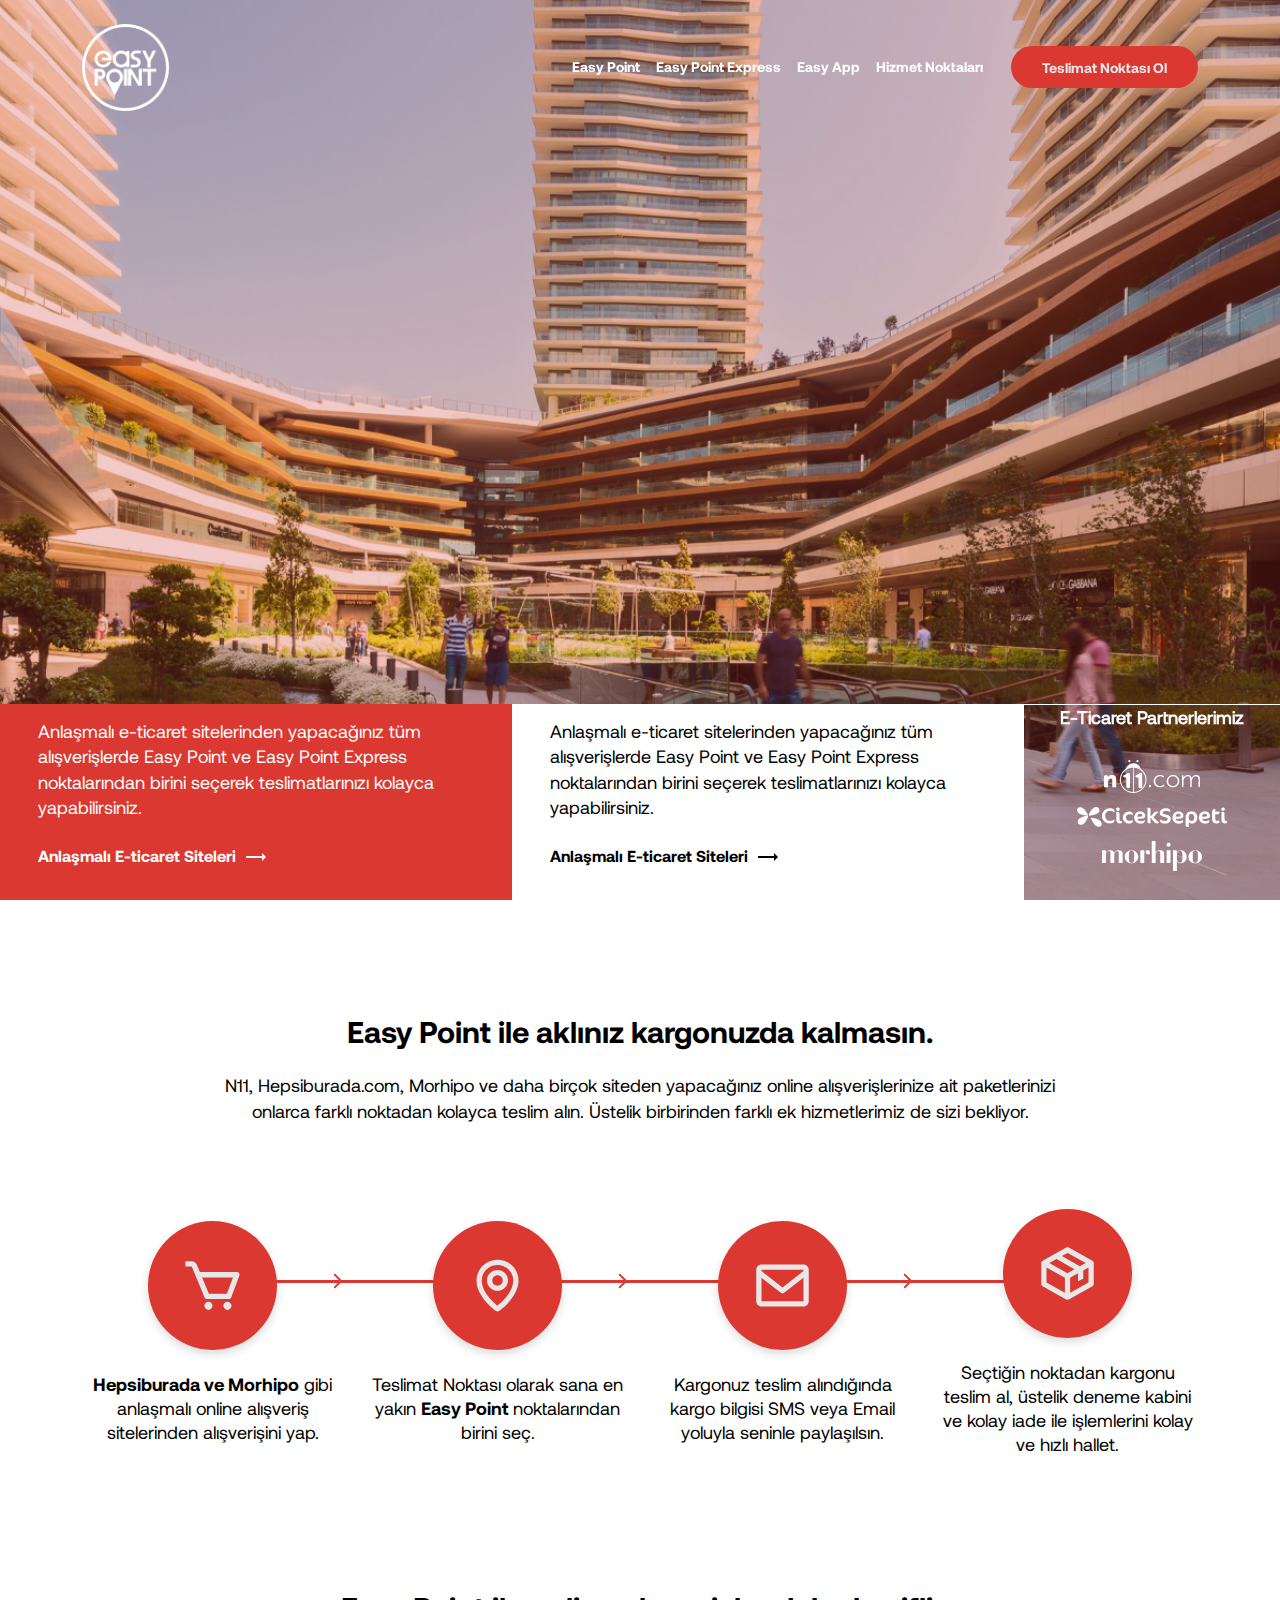
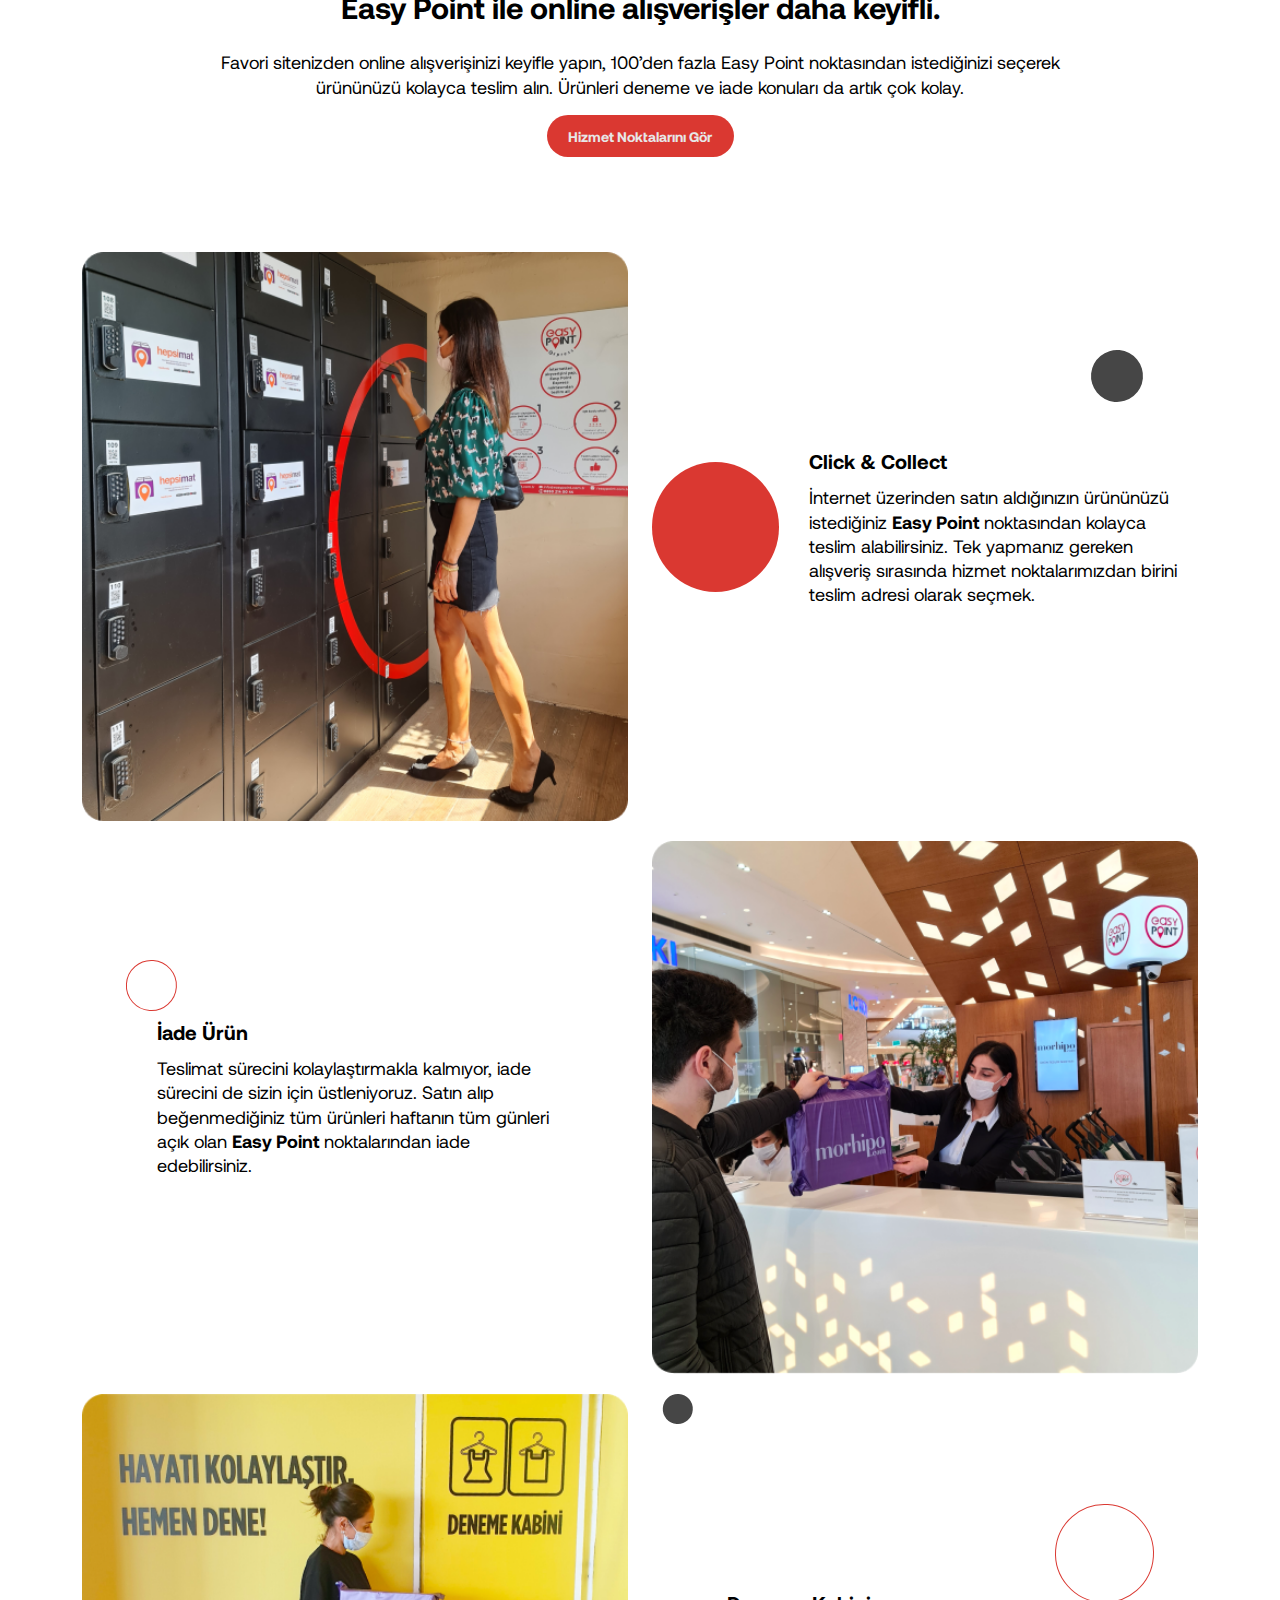
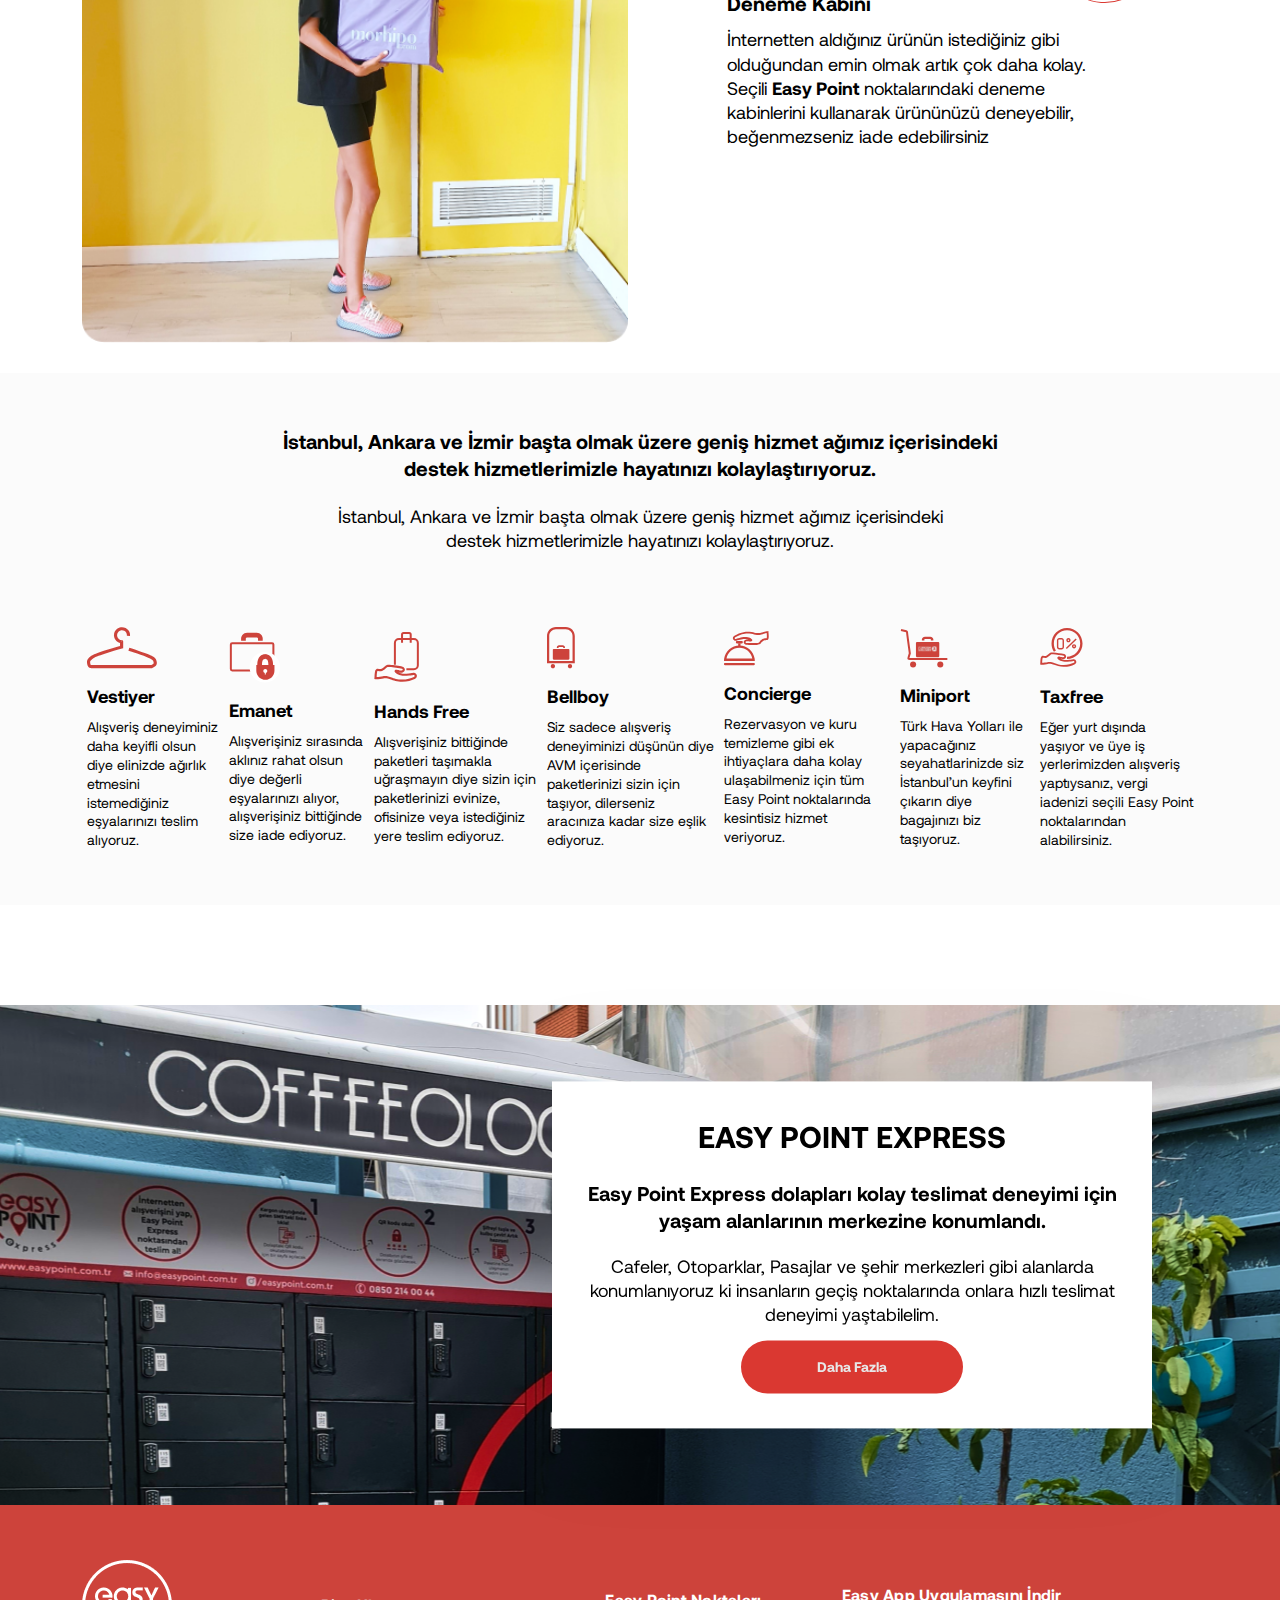
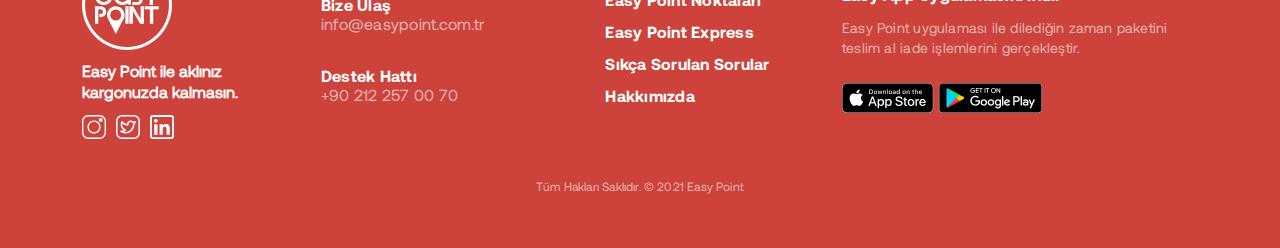
<file: index.html>
<!DOCTYPE html>
<html lang="en">
<head>
    <meta charset="UTF-8">
    <meta http-equiv="X-UA-Compatible" content="IE=edge">
    <meta name="viewport" content="width=device-width, initial-scale=1.0">
    <!-- Links start -->
    <link rel="stylesheet" href="assets/css/bootstrap.css">
    <link rel="stylesheet" href="assets/css/hamburger.css">
    <link rel="stylesheet" href="assets/css/style.css">
    <link rel="stylesheet" href="assets/css/swiper.css">
    <!-- Links end -->
    <title>Easy Point</title>
</head>
<body>
    <!--Banner start-->
    <section id="Banner">

        <!--Header start-->
        <header class="header HomePageHeader ">
            <!-- Dekstop Nav start -->
            <div class="container DekstopNavCon">
                <div class="row">
                    <div class="col-12">
                        <div class="logo">
                            <img src="assets/images/Frame.png" alt="">
                        </div>
                        <div class="NavListAndEnd">
                            <div class="NavList">
                                <ul>
                                    <li><a href="#">Easy Point</a></li>
                                    <li><a href="#">Easy Point Express</a></li>
                                    <li><a href="#">Easy App</a></li>
                                    <li><a href="#">Hizmet Noktaları</a></li>
                                </ul>
                            </div>
                            <div class="NavEnd">
                                <a href="#">Teslimat Noktası Ol</a>
                            </div>
                        </div>
                    </div>
                </div>
            </div>
            <!-- Dekstop Nav end -->
            <!-- Mobile Nav start -->
            <div class="container MobileNav MobileNavHomePage">
                <div class="row">
                    <div class="col-12">
                        <div class="logo">
                            <img src="assets/images/Frame.png" alt="">
                        </div>
                        <div class="hamburgerMenuBtn">
                            <button class="hamburger hamburger--elastic " type="button">
                                <span class="hamburger-box">
                                  <span class="hamburger-inner"></span>
                                </span>
                              </button>
                        </div>
                    </div>
                </div>
            </div>
            <!-- Mobile Nav end -->
            <!-- Mobile Open Menu start -->
            <div class="MobileOpenMenu">
                <div class="Content">
                    <div class="NavListAndEnd">
                        <div class="NavList">
                            <ul>
                                <li><a href="#">Easy Point</a></li>
                                <li><a href="#">Easy Point Express</a></li>
                                <li><a href="#">Easy App</a></li>
                                <li><a href="#">Hizmet Noktaları</a></li>
                            </ul>
                        </div>
                        <div class="NavEnd">
                            <a href="#">Teslimat Noktası Ol</a>
                        </div>
                </div>
            </div>
            <!-- Mobile Open Menu end -->
        </header>
        <!--Header end-->
        <!-- Banner Background Image start -->
        <div class="BannerBackgroundImage">
            <div class="swiper mySwiper BannerBackgroundImageSwiper">
                <div class="swiper-wrapper">
                    <div class="swiper-slide">
                        <img src="assets/images/zorlucenter_01 1.png" alt="">
                    </div>
                    <div class="swiper-slide">
                        <img src="assets/images/zorlucenter_01 1.png" alt="">
                    </div>
                    <div class="swiper-slide">
                        <img src="assets/images/zorlucenter_01 1.png" alt="">
                    </div>
                </div>
            </div>
        </div>
        <!-- Banner Background Image end -->
        <!-- Banner Bottom start -->
        <div class="BannerBottom">
            <div class="Content1 Card CardTextContent">
                <p>Anlaşmalı e-ticaret sitelerinden yapacağınız tüm alışverişlerde Easy Point ve Easy Point Express noktalarından birini seçerek teslimatlarınızı kolayca yapabilirsiniz.</p>
                <a href="#">Anlaşmalı E-ticaret Siteleri
                    <svg width="20" height="8" viewBox="0 0 20 8" fill="none" xmlns="http://www.w3.org/2000/svg">
                        <path d="M20 4L16 0V3H0V5H16V8L20 4Z" fill="white"/>
                    </svg>                        
                </a>
            </div>
            <div class="Content2 Card CardTextContent">
                <p>Anlaşmalı e-ticaret sitelerinden yapacağınız tüm alışverişlerde Easy Point ve Easy Point Express noktalarından birini seçerek teslimatlarınızı kolayca yapabilirsiniz.</p>
                <a href="#">Anlaşmalı E-ticaret Siteleri
                    <svg width="20" height="8" viewBox="0 0 20 8" fill="none" xmlns="http://www.w3.org/2000/svg">
                        <path d="M20 4L16 0V3H0V5H16V8L20 4Z" fill="white"/>
                    </svg>                        
                </a>
            </div>
            <div class="Content3 Card">
                <p>E-Ticaret Partnerlerimiz</p>
                    <!-- Swiper -->
                <div class="swiper mySwiper PartnerlerimizSwiper">
                    <div class="swiper-wrapper">
                        <div class="swiper-slide">
                            <img src="assets/images/Frame (1).png" alt="">
                            <img src="assets/images/Frame (2).png" alt="">
                            <img src="assets/images/Frame (3).png" alt="">
                        </div>
                        <div class="swiper-slide">
                            <img src="assets/images/Frame (1).png" alt="">
                            <img src="assets/images/Frame (2).png" alt="">
                            <img src="assets/images/Frame (3).png" alt="">
                        </div>
                        <div class="swiper-slide">
                            <img src="assets/images/Frame (1).png" alt="">
                            <img src="assets/images/Frame (2).png" alt="">
                            <img src="assets/images/Frame (3).png" alt="">
                        </div>
                    </div>
                </div>

            </div>
        </div>
        <!-- Banner Bottom end -->
    </section>
    <!--Banner end-->

    <!-- Features start -->
    <section id="Features">
        <div class="container">
            <div class="row">
                <div class="col-12 SectionTitle">
                    <h2>Easy Point ile aklınız kargonuzda kalmasın.</h2>
                    <p>N11, Hepsiburada.com, Morhipo ve daha birçok siteden yapacağınız online alışverişlerinize ait paketlerinizi onlarca farklı noktadan kolayca teslim alın. Üstelik birbirinden farklı ek hizmetlerimiz de sizi bekliyor.</p>
                </div>
            </div>
            <div class="row">
                <svg class="Line" width="911" height="3" viewBox="0 0 911 3" fill="none" xmlns="http://www.w3.org/2000/svg">
                    <line y1="1.5" x2="911" y2="1.5" stroke="#DA3831" stroke-width="3"/>
                    </svg>
                    

                <div class="col-lg-3 col-md-6 col-12 Card">
                    <div class="Content">
                        <div class="Top">
                            <div class="TopIcon">
                                <svg  class="iconHomePage" width="61" height="61" viewBox="0 0 61 61" fill="none" xmlns="http://www.w3.org/2000/svg">
                                    <path d="M55.4642 18.8871C54.9889 18.2009 54.2086 17.7917 53.3749 17.7917H18.638L15.7049 10.7512C14.9119 8.85008 13.0717 7.625 11.013 7.625H5.08325V12.7083H11.013L23.0706 41.6452C23.4646 42.5907 24.3898 43.2083 25.4166 43.2083H45.7499C46.8098 43.2083 47.7578 42.55 48.1315 41.5613L55.7565 21.228C56.0488 20.4452 55.9395 19.5708 55.4642 18.8871ZM43.9885 38.125H27.1119L20.7577 22.875H49.7073L43.9885 38.125Z" fill="#E7E7E7"/>
                                    <path d="M26.6875 53.375C28.7931 53.375 30.5 51.6681 30.5 49.5625C30.5 47.4569 28.7931 45.75 26.6875 45.75C24.5819 45.75 22.875 47.4569 22.875 49.5625C22.875 51.6681 24.5819 53.375 26.6875 53.375Z" fill="#E7E7E7"/>
                                    <path d="M44.4792 53.375C46.5848 53.375 48.2917 51.6681 48.2917 49.5625C48.2917 47.4569 46.5848 45.75 44.4792 45.75C42.3737 45.75 40.6667 47.4569 40.6667 49.5625C40.6667 51.6681 42.3737 53.375 44.4792 53.375Z" fill="#E7E7E7"/>
                                </svg>
                            </div>
                            <svg class="arrow" width="86" height="16" viewBox="0 0 86 16" fill="none" xmlns="http://www.w3.org/2000/svg">
                                <path d="M84.7607 8.70711C85.1512 8.31658 85.1512 7.68342 84.7607 7.29289L78.3967 0.928932C78.0062 0.538408 77.373 0.538408 76.9825 0.928932C76.592 1.31946 76.592 1.95262 76.9825 2.34315L82.6393 8L76.9825 13.6569C76.592 14.0474 76.592 14.6805 76.9825 15.0711C77.373 15.4616 78.0062 15.4616 78.3967 15.0711L84.7607 8.70711ZM0 9H84.0536V7H0V9Z" fill="#DA3831"/>
                                </svg>
                        </div> 
                        <p><span>Hepsiburada ve Morhipo</span> gibi anlaşmalı online alışveriş sitelerinden alışverişini yap.</p>
                    </div>
                </div>
                <div class="col-lg-3 col-md-6 col-12 Card">
                    <div class="Content">
                        <div class="Top">
                            <div class="TopIcon">
                                <svg class="iconHomePage" width="26" height="26" viewBox="0 0 26 26" fill="none" xmlns="http://www.w3.org/2000/svg">
                                    <rect width="25.1938" height="24.8666" transform="translate(0.404297 0.62793)" fill="#DA3831"/>
                                    <path d="M13.0012 15.1335C15.3169 15.1335 17.2002 13.2747 17.2002 10.989C17.2002 8.70338 15.3169 6.8446 13.0012 6.8446C10.6855 6.8446 8.80225 8.70338 8.80225 10.989C8.80225 13.2747 10.6855 15.1335 13.0012 15.1335ZM13.0012 8.91682C14.1591 8.91682 15.1007 9.84621 15.1007 10.989C15.1007 12.1319 14.1591 13.0613 13.0012 13.0613C11.8433 13.0613 10.9017 12.1319 10.9017 10.989C10.9017 9.84621 11.8433 8.91682 13.0012 8.91682Z" fill="#E7E7E7"/>
                                    <path d="M12.3924 23.2296C12.5751 23.3581 12.7882 23.4223 13.0013 23.4223C13.2144 23.4223 13.4275 23.3581 13.6101 23.2296C13.9293 23.0068 21.4297 17.6615 21.3992 10.989C21.3992 6.41873 17.6317 2.70013 13.0013 2.70013C8.37089 2.70013 4.60336 6.41873 4.60336 10.9838C4.57292 17.6615 12.0733 23.0068 12.3924 23.2296ZM13.0013 4.77235C16.4749 4.77235 19.2997 7.56052 19.2997 10.9942C19.3218 15.5924 14.6935 19.7213 13.0013 21.0755C11.3102 19.7203 6.6808 15.5904 6.70285 10.989C6.70285 7.56052 9.5277 4.77235 13.0013 4.77235Z" fill="#E7E7E7"/>
                                    </svg>
                                    
                            </div>
                            <svg class="arrow arrow2" width="86" height="16" viewBox="0 0 86 16" fill="none" xmlns="http://www.w3.org/2000/svg">
                                <path d="M84.7607 8.70711C85.1512 8.31658 85.1512 7.68342 84.7607 7.29289L78.3967 0.928932C78.0062 0.538408 77.373 0.538408 76.9825 0.928932C76.592 1.31946 76.592 1.95262 76.9825 2.34315L82.6393 8L76.9825 13.6569C76.592 14.0474 76.592 14.6805 76.9825 15.0711C77.373 15.4616 78.0062 15.4616 78.3967 15.0711L84.7607 8.70711ZM0 9H84.0536V7H0V9Z" fill="#DA3831"/>
                                </svg>
                        </div> 
                        <p>Teslimat Noktası olarak sana en yakın <span>Easy Point</span> noktalarından birini seç.</p>
                    </div>
                </div>
                <div class="col-lg-3 col-md-6 col-12 Card">
                    <div class="Content">
                        <div class="Top">
                            <div class="TopIcon">
                                <svg class="iconHomePage" width="26" height="26" viewBox="0 0 26 26" fill="none" xmlns="http://www.w3.org/2000/svg">
                                    <path d="M21.3972 4.60199H4.60131C3.44345 4.60199 2.50183 5.54361 2.50183 6.70147V19.2984C2.50183 20.4562 3.44345 21.3979 4.60131 21.3979H21.3972C22.555 21.3979 23.4967 20.4562 23.4967 19.2984V6.70147C23.4967 5.54361 22.555 4.60199 21.3972 4.60199ZM21.3972 6.70147V7.23789L12.9992 13.7704L4.60131 7.23894V6.70147H21.3972ZM4.60131 19.2984V9.89689L12.3547 15.9277C12.5437 16.0757 12.7715 16.1491 12.9992 16.1491C13.227 16.1491 13.4548 16.0757 13.6438 15.9277L21.3972 9.89689L21.3993 19.2984H4.60131Z" fill="#E7E7E7"/>
                                    </svg>
                                    
                            </div>
                            <svg class="arrow" width="86" height="16" viewBox="0 0 86 16" fill="none" xmlns="http://www.w3.org/2000/svg">
                                <path d="M84.7607 8.70711C85.1512 8.31658 85.1512 7.68342 84.7607 7.29289L78.3967 0.928932C78.0062 0.538408 77.373 0.538408 76.9825 0.928932C76.592 1.31946 76.592 1.95262 76.9825 2.34315L82.6393 8L76.9825 13.6569C76.592 14.0474 76.592 14.6805 76.9825 15.0711C77.373 15.4616 78.0062 15.4616 78.3967 15.0711L84.7607 8.70711ZM0 9H84.0536V7H0V9Z" fill="#DA3831"/>
                                </svg>
                        </div> 
                        <p>Kargonuz teslim alındığında kargo bilgisi SMS veya Email yoluyla seninle paylaşılsın.</p>
                    </div>
                </div>
                <div class="col-lg-3 col-md-6 col-12 Card">
                    <div class="Content">
                        <div class="Top">
                            <div class="TopIcon">
                                <svg class="iconHomePage" width="26" height="26" viewBox="0 0 26 26" fill="none" xmlns="http://www.w3.org/2000/svg">
                                    <path d="M23.4893 8.74858C23.4862 8.673 23.4788 8.59637 23.4589 8.52394C23.4515 8.49769 23.4368 8.4725 23.4274 8.44626C23.4053 8.38642 23.3854 8.32764 23.3539 8.27305C23.3371 8.24471 23.314 8.22161 23.2941 8.19432C23.2605 8.14708 23.2279 8.09879 23.187 8.05785C23.1628 8.03476 23.1314 8.01586 23.1051 7.99382C23.0642 7.96023 23.0264 7.92348 22.9791 7.89514C22.9749 7.89199 22.9697 7.89199 22.9644 7.88884C22.9613 7.88674 22.9592 7.88464 22.956 7.88254L13.5304 2.64433C13.2144 2.46798 12.8302 2.46903 12.5122 2.64328L3.04245 7.88149C3.0393 7.88464 3.03615 7.88884 3.0309 7.89199C3.02775 7.89304 3.02355 7.89409 3.0204 7.89619C2.98366 7.91719 2.95637 7.94763 2.92173 7.97282C2.88394 8.00117 2.84405 8.02636 2.81045 8.0589C2.77896 8.09144 2.75482 8.12923 2.72753 8.16598C2.69918 8.20272 2.66769 8.23526 2.6446 8.27515C2.6173 8.32029 2.60261 8.37172 2.58266 8.42106C2.56796 8.4557 2.54907 8.48825 2.53962 8.52604C2.51968 8.59637 2.51338 8.67195 2.50918 8.74648C2.50813 8.76433 2.50183 8.78007 2.50183 8.79897V8.80002V8.80107V17.199C2.50183 17.5801 2.70863 17.9317 3.04245 18.1165L12.467 23.3515L12.4681 23.3526C12.4691 23.3526 12.4691 23.3526 12.4702 23.3536L12.4912 23.3652C12.5363 23.3904 12.5856 23.404 12.6329 23.4219C12.6665 23.4355 12.699 23.4534 12.7347 23.4628C12.8197 23.4849 12.91 23.4975 12.9992 23.4975C13.0885 23.4975 13.1788 23.4849 13.2659 23.4628C13.3005 23.4534 13.3331 23.4355 13.3677 23.4219C13.4149 23.404 13.4643 23.3914 13.5094 23.3652L13.5304 23.3536C13.5315 23.3526 13.5315 23.3526 13.5325 23.3526L13.5336 23.3515L22.9581 18.1165C23.2899 17.9317 23.4967 17.5801 23.4967 17.199V8.80107V8.80002V8.79897C23.4967 8.78112 23.4904 8.76643 23.4893 8.74858ZM12.9699 12.8657L5.71194 8.80632L8.61133 7.20231L15.7853 11.3016L12.9699 12.8657ZM13.0202 4.76271L20.2855 8.80107L17.9299 10.1101L10.7601 6.01295L13.0202 4.76271ZM4.60131 10.5909L11.9495 14.7017V20.6642L4.60131 16.5807V10.5909ZM14.049 20.6642L14.0511 14.7027L17.1982 12.9412V16.1493L19.2977 15.0995V11.7666L21.3972 10.5919V16.5807L14.049 20.6642Z" fill="#E7E7E7"/>
                                    </svg>
                                    
                            </div>

                        </div> 
                        <p>Seçtiğin noktadan kargonu teslim al, üstelik deneme kabini ve kolay iade ile işlemlerini kolay ve hızlı hallet.</p>
                    </div>
                </div>
            </div>
        </div>
    </section>
    <!-- Features end -->

    <!-- Shopping start -->
    <section id="Shopping">
        <div class="container">
            <div class="row">
                <div class="col-12 SectionTitle">
                    <h2>Easy Point ile online alışverişler daha keyifli.</h2>
                    <p>Favori sitenizden online alışverişinizi keyifle yapın, 100’den fazla Easy Point noktasından istediğinizi seçerek ürününüzü kolayca teslim alın. Ürünleri deneme ve iade konuları da artık çok kolay.</p>
                    <a href="#">Hizmet Noktalarını Gör</a>
                </div>
            </div>
            <div class="row">
                <div class="col-lg-6 col-12 ImageCol">
                    <div class="Content">
                        <img src="assets/images/20210902_125116 1.png" alt="">
                    </div>
                </div>
                <div class="col-lg-6 TextCol TextCol-1">
                    <div class="Content">
                        <div class="Circle2"></div>
                        <div class="Circle"></div>
                        <div class="Text">
                            <h3>Click & Collect</h3>
                        <p>İnternet üzerinden satın aldığınızın ürününüzü istediğiniz <span>Easy Point</span> noktasından kolayca teslim alabilirsiniz. Tek yapmanız gereken alışveriş sırasında hizmet noktalarımızdan birini teslim adresi olarak seçmek.</p>
                        </div>
                    </div>
                </div>
                <div  class="col-lg-6 TextCol TextCol-2">
                    <div class="Content">
                        <div class="Circle"></div>
                        <div class="Text">
                            <h3>İade Ürün</h3>
                        <p>Teslimat sürecini kolaylaştırmakla kalmıyor, iade sürecini de sizin için üstleniyoruz. Satın alıp beğenmediğiniz tüm ürünleri haftanın tüm günleri açık olan <span>Easy Point</span> noktalarından iade edebilirsiniz.</p>
                        </div>
                    </div>
                </div>
                <div  class="col-lg-6 col-12 ImageCol ImageCol2">
                    <div class="Content">
                        <img src="assets/images/image 10 (1).png" alt="">
                    </div>
                </div>
                <div class="col-lg-6 col-12 ImageCol">
                    <div class="Content">
                        <img src="assets/images/Intersect.png" alt="">
                    </div>
                </div>
                <div class="col-lg-6 col-12 TextCol TextCol-3">
                    <div class="Content">
                        <div class="Circle"></div>
                        <div class="Circle2"></div>
                        <div class="Text">
                            <h3>Deneme Kabini</h3>
                            <p>İnternetten aldığınız ürünün istediğiniz gibi olduğundan emin olmak artık çok daha kolay. Seçili <span>Easy Point</span> noktalarındaki deneme kabinlerini kullanarak ürününüzü deneyebilir, beğenmezseniz iade edebilirsiniz</p>
                        </div>
                    </div>
                </div>
            </div>
        </div>
    </section>
    <!-- Shopping end -->

    <!-- Secrvices start -->
    <section id="Services">
        <div class="container">
            <div class="row">
                <div class="col-12 SectionTitle">
                    <h2>İstanbul, Ankara ve İzmir başta olmak üzere geniş hizmet ağımız içerisindeki destek hizmetlerimizle hayatınızı kolaylaştırıyoruz.</h2>
                    <p>İstanbul, Ankara ve İzmir başta olmak üzere geniş hizmet ağımız içerisindeki destek hizmetlerimizle hayatınızı kolaylaştırıyoruz.</p>
                </div>
            </div>
            <div class="row CardRow">
                <div class="col-12">
                    <div class="Card">
                        <svg width="70" height="42" viewBox="0 0 70 42" fill="none" xmlns="http://www.w3.org/2000/svg">
                            <path fill-rule="evenodd" clip-rule="evenodd" d="M33.9265 0.245374C35.5386 0.0303524 37.1781 0.307673 38.6297 1.04095C40.0814 1.77422 41.2775 2.9292 42.0611 4.35434C42.8448 5.77948 43.1793 7.40821 43.0208 9.02684L39.8894 8.72027C39.9861 7.733 39.782 6.73957 39.3041 5.87033C38.8261 5.00108 38.0966 4.29662 37.2111 3.84938C36.3257 3.40213 35.3258 3.23299 34.3425 3.36413C33.3593 3.49528 32.4386 3.9206 31.7014 4.58428C30.9641 5.24796 30.4447 6.11901 30.2113 7.08314C29.9779 8.04727 30.0413 9.05945 30.3934 9.98687C30.7454 10.9143 31.3696 11.7136 32.1839 12.28C32.7071 12.6438 33.001 12.8158 33.2665 12.9177C33.5019 13.0081 33.7893 13.071 34.3069 13.0748L34.2838 16.2211C33.4923 16.2152 32.8123 16.1137 32.1388 15.8551C31.4955 15.6081 30.9391 15.2468 30.3875 14.8631C29.0523 13.9345 28.0289 12.624 27.4518 11.1034C26.8746 9.58294 26.7706 7.92346 27.1533 6.34276C27.536 4.76206 28.3875 3.33396 29.5963 2.24584C30.805 1.15772 32.3145 0.460396 33.9265 0.245374Z" fill="#CD433B"/>
                            <path fill-rule="evenodd" clip-rule="evenodd" d="M33.0378 18.896L33.037 14.6481L36.1834 14.6475L36.1847 21.2674L35.0434 21.5935C30.5998 22.8631 23.7927 24.891 17.8177 26.8468C14.8281 27.8253 12.0646 28.7801 9.91534 29.6089C8.83932 30.0238 7.9365 30.3998 7.24447 30.7253C6.50539 31.0728 6.14682 31.2995 6.04101 31.3912C4.55009 32.6833 3.87046 33.3059 3.50653 33.8258C3.25544 34.1845 3.14638 34.495 3.14638 35.3586C3.14638 36.2415 3.31034 37.0034 3.54669 37.5077C3.71727 37.8716 3.85558 37.9748 3.9008 38C3.91156 38.0003 3.9275 38.0008 3.9493 38.0016C4.018 38.004 4.14494 38.0085 4.35151 38.013C4.69963 38.0205 5.18785 38.0273 5.80488 38.0333C7.0376 38.0453 8.76592 38.0541 10.8762 38.0601C15.0959 38.0723 20.831 38.0735 27.1572 38.0679C39.6936 38.0569 54.5444 38.0193 64.5058 37.9876C64.9992 37.7927 65.6277 37.4506 66.0962 37.008C66.6217 36.5115 66.7636 36.0871 66.6796 35.6671C66.3813 34.1756 66.2423 33.8268 65.9774 33.5178C65.6205 33.1014 64.9564 32.6723 63.0416 31.5638C62.4371 31.2138 61.1938 30.6735 59.4661 30.0059C57.7733 29.3519 55.7114 28.6116 53.5381 27.8602C49.193 26.358 44.4438 24.8256 41.3989 23.8741L42.3374 20.8709C45.4035 21.8291 50.1838 23.3714 54.5662 24.8865C56.7566 25.6438 58.8578 26.3978 60.6001 27.071C62.3075 27.7307 63.7712 28.3505 64.6181 28.8408L64.6657 28.8684C66.3549 29.8463 67.5847 30.5583 68.3663 31.4702C69.2473 32.4979 69.4902 33.6769 69.7648 35.05C70.1392 36.9217 69.2307 38.3751 68.257 39.295C67.299 40.2002 66.1058 40.7779 65.2822 41.0524L65.0425 41.1323L64.7897 41.1331C54.8267 41.1649 39.8151 41.2031 27.16 41.2143C20.8327 41.2198 15.0929 41.2187 10.8672 41.2065C8.75483 41.2004 7.01792 41.1916 5.77423 41.1795C5.15305 41.1735 4.65028 41.1665 4.28353 41.1586C3.98135 41.1521 3.63746 41.1439 3.45139 41.1173C2.03219 40.9146 1.16297 39.8355 0.697774 38.8431C0.217986 37.8196 0 36.5763 0 35.3586C0 34.1215 0.177398 33.0951 0.928911 32.0215C1.56757 31.1091 2.60669 30.204 3.98034 29.0135C4.44744 28.6087 5.16508 28.2262 5.90553 27.878C6.69303 27.5077 7.67307 27.1013 8.78327 26.6732C11.0065 25.8159 13.8288 24.8418 16.8389 23.8565C22.3711 22.0457 28.5972 20.1777 33.0378 18.896Z" fill="#CD433B"/>
                            <path d="M36.183 14.6479C36.183 13.704 35.5537 13.0747 34.2952 13.0747V15.5182C35.0356 16.1846 36.183 15.0928 36.183 14.6479Z" fill="#CD433B"/>
                        </svg>
                        <h3>Vestiyer</h3>
                        <p>Alışveriş deneyiminiz daha keyifli olsun diye elinizde ağırlık etmesini istemediğiniz eşyalarınızı teslim alıyoruz.</p>
                    </div>
                    <div class="Card">
                        <svg width="52" height="51" viewBox="0 0 52 51" fill="none" xmlns="http://www.w3.org/2000/svg">
                            <path d="M1.85059 12.517C1.85059 11.7759 2.45139 11.175 3.19252 11.175H43.0462C43.7873 11.175 44.3881 11.7759 44.3881 12.517V37.1124C44.3881 37.8535 43.7873 38.4544 43.0462 38.4544H3.19252C2.45139 38.4544 1.85059 37.8535 1.85059 37.1124V12.517Z" stroke="#CD433B" stroke-width="2"/>
                            <path fill-rule="evenodd" clip-rule="evenodd" d="M16.8025 6.4726V8.73164H12.1187V6.10189L12.1392 5.94781C12.2614 5.03113 12.6986 3.79914 13.6386 2.75632C14.6453 1.63932 16.1626 0.82251 18.172 0.82251H27.6569C29.6664 0.82251 31.1836 1.63932 32.1904 2.75632C33.1303 3.79914 33.5675 5.03113 33.6897 5.94781L33.7103 6.10189V8.73164H29.0264V6.4726C28.9856 6.3254 28.887 6.08725 28.7112 5.89223C28.6154 5.7859 28.503 5.69888 28.3622 5.63492C28.2241 5.57218 28.0036 5.50638 27.6569 5.50638H18.172C17.8254 5.50638 17.6049 5.57218 17.4668 5.63492C17.326 5.69888 17.2136 5.7859 17.1177 5.89223C16.942 6.08725 16.8434 6.3254 16.8025 6.4726Z" fill="#CD433B"/>
                            <path d="M51.1607 35.3302C51.1607 43.7571 44.3294 50.5885 35.9025 50.5885C27.4756 50.5885 20.6443 43.7571 20.6443 35.3302C20.6443 26.9034 27.4756 20.072 35.9025 20.072C44.3294 20.072 51.1607 26.9034 51.1607 35.3302Z" fill="white"/>
                            <path fill-rule="evenodd" clip-rule="evenodd" d="M31.0507 24.2482C32.8635 22.4618 35.0759 22.1742 36.6058 22.3223L36.1546 26.9844C35.5539 26.9262 34.8795 27.0511 34.3383 27.5844C33.7784 28.1362 32.9488 29.5282 32.9488 32.901H28.2649C28.2649 28.851 29.2566 26.0161 31.0507 24.2482Z" fill="#CD433B"/>
                            <path fill-rule="evenodd" clip-rule="evenodd" d="M41.2964 24.2587C39.48 22.4726 37.2657 22.1945 35.7431 22.3418L36.1942 27.0039C36.8023 26.9451 37.4746 27.0697 38.0123 27.5984C38.5695 28.1463 39.4001 29.5358 39.4001 32.9206L44.084 32.9206C44.084 28.863 43.0933 26.0257 41.2964 24.2587Z" fill="#CD433B"/>
                            <path d="M27.3081 32.9014H45.453V38.6747C45.453 43.6853 41.3911 47.7472 36.3806 47.7472C31.37 47.7472 27.3081 43.6853 27.3081 38.6747V32.9014Z" fill="#CD433B"/>
                            <path d="M35.7949 40.1055H36.7933V42.6015H35.7949V40.1055Z" fill="white"/>
                            <path d="M38.2912 39.1069C38.2912 40.2097 37.3972 41.1037 36.2944 41.1037C35.1916 41.1037 34.2976 40.2097 34.2976 39.1069C34.2976 38.0041 35.1916 37.1101 36.2944 37.1101C37.3972 37.1101 38.2912 38.0041 38.2912 39.1069Z" fill="white"/>
                            </svg>
                            
                        <h3>Emanet</h3>
                        <p>Alışverişiniz sırasında aklınız rahat olsun diye değerli eşyalarınızı alıyor, alışverişiniz bittiğinde size iade ediyoruz.</p>
                    </div>

                    <div class="Card">
                        <svg width="45" height="52" viewBox="0 0 45 52" fill="none" xmlns="http://www.w3.org/2000/svg">
                            <path fill-rule="evenodd" clip-rule="evenodd" d="M11.9498 36.2486C11.21 36.9438 10.2065 37.8868 8.53756 38.6554C7.10349 39.3159 5.76495 39.254 4.79022 39.1439C4.57193 39.1193 4.39422 39.0958 4.23975 39.0754C4.01119 39.0451 3.83353 39.0216 3.65057 39.0112C3.58163 39.0072 3.53096 39.0071 3.49526 39.0082C3.47841 39.0332 3.457 39.0683 3.43212 39.1163C3.35623 39.2625 3.27605 39.474 3.19921 39.7577C3.04511 40.3266 2.93678 41.0622 2.85937 41.8739C2.78267 42.6783 2.73996 43.5154 2.70536 44.2784C2.70044 44.3868 2.69566 44.4945 2.69094 44.601C2.68419 44.7531 2.67756 44.9026 2.67081 45.0477C3.55266 45.0171 4.67589 44.8994 5.85644 44.7419C7.01152 44.5878 8.13965 44.408 9.06437 44.2607C9.50292 44.1908 9.89573 44.1282 10.224 44.0791C11.4171 43.9006 12.928 44.1221 14.2296 44.412C15.5654 44.7095 16.8318 45.1149 17.603 45.4027L17.6187 45.4085L17.6343 45.4149C19.5201 46.1855 24.2716 47.6878 28.1785 47.6072C33.146 47.5046 36.6848 46.3037 39.8378 44.931C40.3696 44.6994 40.5789 44.4416 40.6615 44.275C40.7437 44.1092 40.7554 43.925 40.6938 43.7264C40.5416 43.2349 40.1007 42.9999 39.859 43.0244C39.5799 43.0527 39.1463 43.1048 38.5935 43.1714C38.4152 43.1928 38.2245 43.2158 38.0225 43.2399C37.2039 43.3377 36.2207 43.4522 35.1921 43.5564C33.1608 43.7621 30.8678 43.9369 29.3135 43.8404L29.2948 43.8392L29.2762 43.8374C28.311 43.744 26.7889 43.4848 25.295 43.0033C23.8458 42.5361 22.2153 41.7958 21.2489 40.6223C21.0321 40.359 20.8416 40.0881 20.7157 39.8142C20.6005 39.5636 20.4568 39.1318 20.617 38.6562C20.7976 38.1201 21.2355 37.8808 21.5335 37.7869C21.817 37.6976 22.1056 37.6903 22.3225 37.6984C22.7684 37.7149 23.2915 37.817 23.7506 37.9182C23.9808 37.969 24.2147 38.0243 24.4352 38.0763L24.4594 38.0821C24.6905 38.1366 24.9055 38.1873 25.1041 38.2303C25.4306 38.3012 25.9911 38.4126 26.5353 38.4841C26.8081 38.5199 27.059 38.5432 27.265 38.5488C27.4527 38.554 27.543 38.5422 27.5637 38.5394C27.5685 38.5388 27.5696 38.5387 27.5673 38.5393C28.2015 38.3542 28.487 38.119 28.6075 37.967C28.7146 37.8319 28.7397 37.7056 28.7223 37.5701C28.6755 37.204 28.3193 36.8208 27.9925 36.7414C25.3152 36.0909 18.9667 35.2737 15.6094 34.9489C14.6615 34.8571 14.056 34.9354 13.6222 35.0768C13.1957 35.2158 12.8549 35.4413 12.4593 35.7822C12.3016 35.918 12.1339 36.0756 11.9498 36.2486ZM12.9484 33.0096C13.7451 32.7499 14.6678 32.6733 15.8188 32.7847C19.1777 33.1097 25.6635 33.938 28.5059 34.6286C29.7048 34.92 30.7173 36.0311 30.879 37.294C30.9659 37.973 30.8053 38.6947 30.3113 39.3178C29.8307 39.924 29.0997 40.357 28.1767 40.6265C27.8514 40.7214 27.4887 40.7301 27.2054 40.7223C26.8971 40.7138 26.5656 40.6809 26.2524 40.6398C25.6247 40.5575 24.9993 40.4324 24.6432 40.3552C24.5537 40.3358 24.462 40.3152 24.3696 40.294C24.838 40.5304 25.377 40.7453 25.9621 40.9339C27.276 41.3574 28.6315 41.5891 29.4669 41.6715C30.8215 41.7529 32.9386 41.5993 34.9731 41.3932C35.9821 41.291 36.9502 41.1783 37.7646 41.081C37.9554 41.0582 38.1388 41.0361 38.313 41.0151C38.8739 40.9476 39.3385 40.8917 39.6399 40.8612C41.1456 40.7087 42.3878 41.8471 42.7707 43.0828C42.9767 43.7478 42.969 44.5157 42.6095 45.2408C42.2504 45.965 41.5957 46.537 40.7057 46.9245C37.3932 48.3667 33.5664 49.6706 28.2234 49.781C23.8935 49.8704 18.8349 48.2519 16.8279 47.4341C16.1367 47.1772 14.9748 46.8055 13.7569 46.5343C12.4958 46.2534 11.3179 46.1139 10.5457 46.2294C10.2509 46.2735 9.87866 46.3328 9.45391 46.4004C8.51698 46.5496 7.32451 46.7396 6.14396 46.8971C4.45201 47.1228 2.60409 47.3094 1.41076 47.1939L0.328682 47.0892L0.433396 46.0071C0.467573 45.654 0.490231 45.1453 0.518328 44.5146C0.523142 44.4065 0.528114 44.2949 0.533332 44.1799C0.56807 43.4139 0.61268 42.5302 0.694935 41.6675C0.776495 40.8122 0.898763 39.9343 1.10057 39.1893C1.20167 38.816 1.33078 38.4452 1.5022 38.1149C1.66986 37.7917 1.91115 37.4426 2.26832 37.1885C2.79033 36.8171 3.402 36.8191 3.77465 36.8404C4.02891 36.855 4.34898 36.8965 4.64264 36.9346C4.78242 36.9527 4.91621 36.9701 5.03408 36.9834C5.87295 37.0781 6.73369 37.0925 7.62799 36.6806C8.94628 36.0734 9.64764 35.4183 10.3662 34.7472C10.5834 34.5443 10.8022 34.3399 11.0401 34.1349C11.5525 33.6936 12.1444 33.2716 12.9484 33.0096ZM22.6912 38.9059C22.6854 38.8933 22.6869 38.8942 22.6915 38.9066C22.6914 38.9064 22.6913 38.9062 22.6912 38.9059Z" fill="#CD433B"/>
                            <path d="M20.8972 32.6283V11.1216C20.8972 8.91244 22.6881 7.12158 24.8972 7.12158H39.8533C42.0624 7.12158 43.8533 8.91244 43.8533 11.1216V33.2196C43.8533 35.4287 42.0624 37.2196 39.8533 37.2196H32.3753" stroke="#CD433B" stroke-width="2"/>
                            <path d="M28.0369 10.6926V2.56345C28.0369 2.04235 28.3429 1.00015 29.5673 1.00015C30.7916 1.00015 33.6484 1 35.1788 1C36.4541 1 36.7092 1.93798 36.7092 2.56338C36.7092 5.06465 36.7092 9.33771 36.7092 10.6926" stroke="#CD433B" stroke-width="2"/>
                            </svg>
                            
                        <h3>Hands Free</h3>
                        <p>Alışverişiniz bittiğinde paketleri taşımakla uğraşmayın diye sizin için paketlerinizi evinize, ofisinize veya istediğiniz yere teslim ediyoruz.</p>
                    </div>
                    <div class="Card">
                        <svg width="28" height="42" viewBox="0 0 28 42" fill="none" xmlns="http://www.w3.org/2000/svg">
                            <path fill-rule="evenodd" clip-rule="evenodd" d="M18.8213 2.24063H8.96252C5.25012 2.24063 2.24063 5.25012 2.24063 8.96251V34.0196H25.5432V8.96252C25.5432 5.25012 22.5337 2.24063 18.8213 2.24063ZM8.96252 0C4.01266 0 0 4.01265 0 8.96251V36.2602H27.7838V8.96252C27.7838 4.01266 23.7711 0 18.8213 0H8.96252Z" fill="#CD433B"/>
                            <path d="M8.02582 39.2409C8.02582 40.4168 7.07258 41.3701 5.8967 41.3701C4.72082 41.3701 3.76758 40.4168 3.76758 39.2409C3.76758 38.0651 4.72082 37.1118 5.8967 37.1118C7.07258 37.1118 8.02582 38.0651 8.02582 39.2409Z" fill="#CD433B"/>
                            <path d="M25.1237 39.1758C25.1237 40.3516 24.1705 41.3049 22.9946 41.3049C21.8187 41.3049 20.8655 40.3516 20.8655 39.1758C20.8655 37.9999 21.8187 37.0466 22.9946 37.0466C24.1705 37.0466 25.1237 37.9999 25.1237 39.1758Z" fill="#CD433B"/>
                            <path d="M5.82593 22.8185C5.82593 22.3434 6.21628 21.9583 6.6978 21.9583H21.5347C22.0162 21.9583 22.4066 22.3434 22.4066 22.8185V31.853C22.4066 32.3281 22.0162 32.7133 21.5347 32.7133H6.6978C6.21628 32.7133 5.82593 32.3281 5.82593 31.853V22.8185Z" fill="#CD433B"/>
                            <path fill-rule="evenodd" clip-rule="evenodd" d="M11.6097 20.2938V21.0618H9.85986V20.1678L9.86754 20.1154C9.9132 19.8038 10.0765 19.385 10.4277 19.0305C10.8038 18.6507 11.3706 18.373 12.1213 18.373H15.6647C16.4154 18.373 16.9822 18.6507 17.3583 19.0305C17.7095 19.385 17.8728 19.8038 17.9185 20.1154L17.9261 20.1678V21.0618H16.1763V20.2938C16.161 20.2438 16.1242 20.1628 16.0586 20.0965C16.0228 20.0604 15.9808 20.0308 15.9282 20.0091C15.8766 19.9877 15.7942 19.9654 15.6647 19.9654H12.1213C11.9918 19.9654 11.9094 19.9877 11.8578 20.0091C11.8052 20.0308 11.7632 20.0604 11.7274 20.0965C11.6618 20.1628 11.6249 20.2438 11.6097 20.2938Z" fill="#CD433B"/>
                            </svg>
                            
                        <h3>Bellboy</h3>
                        <p>Siz sadece alışveriş deneyiminizi düşünün diye AVM içerisinde paketlerinizi sizin için taşıyor, dilerseniz aracınıza kadar size eşlik ediyoruz. </p>
                    </div>
                    <div class="Card">
                        <svg width="46" height="35" viewBox="0 0 46 35" fill="none" xmlns="http://www.w3.org/2000/svg">
                            <path fill-rule="evenodd" clip-rule="evenodd" d="M15.4036 16.8026C8.9599 16.8026 3.6033 21.4571 2.51244 27.5873H28.2948C27.2039 21.4571 21.8473 16.8026 15.4036 16.8026ZM30.6353 27.5873C29.5209 20.1757 23.1259 14.4932 15.4036 14.4932C7.68134 14.4932 1.2863 20.1757 0.171969 27.5873C0.0587068 28.3407 0 29.1119 0 29.8968H30.8072C30.8072 29.1119 30.7485 28.3407 30.6353 27.5873Z" fill="#CD433B"/>
                            <path fill-rule="evenodd" clip-rule="evenodd" d="M29.8835 34.211C30.3936 34.211 30.8072 33.7974 30.8072 33.2872V32.8435C30.8072 32.3333 30.3936 31.9197 29.8835 31.9197H0.923773C0.413587 31.9197 0 32.3333 0 32.8434V33.2872C0 33.7974 0.413588 34.211 0.923773 34.211H29.8835Z" fill="#CD433B"/>
                            <path d="M14.2068 12.3149H16.4981V16.0492H14.2068V12.3149Z" fill="#CD433B"/>
                            <path d="M11.9131 11.0439C11.9131 10.5337 12.3267 10.1201 12.8369 10.1201H17.8632C18.3734 10.1201 18.787 10.5337 18.787 11.0439V11.4876C18.787 11.9978 18.3734 12.4114 17.8632 12.4114H12.8369C12.3267 12.4114 11.9131 11.9978 11.9131 11.4876V11.0439Z" fill="#CD433B"/>
                            <path fill-rule="evenodd" clip-rule="evenodd" d="M35.8324 10.5293C36.3785 9.86151 37.1192 8.95575 38.4399 8.12289C39.5747 7.40725 40.7092 7.31086 41.5426 7.29534C41.7292 7.29186 41.8816 7.29194 42.014 7.29201C42.2099 7.29211 42.3622 7.29219 42.5175 7.28069C42.576 7.27636 42.6187 7.27086 42.6486 7.26595C42.66 7.243 42.6742 7.21104 42.6898 7.16789C42.7375 7.03624 42.7816 6.84922 42.8148 6.60167C42.8815 6.10526 42.8911 5.47358 42.8662 4.78113C42.8415 4.09491 42.7846 3.38498 42.729 2.73837C42.7211 2.64648 42.7132 2.55518 42.7053 2.46497C42.6941 2.33607 42.6831 2.2094 42.6727 2.08639C41.9332 2.21013 41 2.43396 40.0229 2.6977C39.0669 2.95575 38.1365 3.23244 37.3738 3.45924C37.0121 3.5668 36.6881 3.66314 36.4171 3.74095C35.4317 4.0238 34.1342 4.00489 33.0055 3.90515C31.8471 3.80278 30.7353 3.60184 30.0536 3.44507L30.0397 3.44188L30.0259 3.43825C28.3517 2.99842 24.182 2.26022 20.8995 2.7619C16.7261 3.39976 13.8781 4.80429 11.3742 6.31082C10.9519 6.56491 10.8042 6.80533 10.7531 6.95491C10.7022 7.1037 10.7129 7.26016 10.7868 7.42067C10.9696 7.81779 11.3671 7.96684 11.568 7.91937C11.8 7.86457 12.1595 7.77249 12.6178 7.65507C12.7657 7.6172 12.9238 7.57669 13.0912 7.53395C13.77 7.36069 14.5856 7.15502 15.4406 6.95309C17.129 6.55427 19.0413 6.1525 20.3615 6.06123L20.3774 6.06013L20.3933 6.05958C21.2168 6.03112 22.5279 6.08055 23.8398 6.32037C25.1126 6.55304 26.5684 6.99571 27.5128 7.87707C27.7247 8.07479 27.9152 8.28186 28.0517 8.49865C28.1766 8.69695 28.3456 9.04477 28.2634 9.46322C28.1708 9.93496 27.8285 10.1852 27.5878 10.2973C27.3589 10.404 27.1165 10.4422 26.933 10.4595C26.5555 10.4951 26.1034 10.4671 25.7054 10.4328C25.5059 10.4156 25.3027 10.395 25.1111 10.3756L25.0902 10.3735C24.8894 10.3531 24.7026 10.3344 24.5306 10.3201C24.2476 10.2967 23.763 10.265 23.2966 10.2653C23.0629 10.2654 22.8489 10.2736 22.6747 10.2917C22.516 10.3082 22.4413 10.3282 22.4241 10.3328C22.4201 10.3338 22.4192 10.3341 22.4211 10.3333C21.9074 10.5596 21.6929 10.7895 21.6083 10.9309C21.5331 11.0566 21.526 11.1658 21.5556 11.278C21.6358 11.5812 21.9783 11.8645 22.2625 11.8951C24.5902 12.146 30.0292 12.1296 32.8937 12.0306C33.7024 12.0026 34.2039 11.8695 34.5536 11.7022C34.8974 11.5377 35.1595 11.3099 35.455 10.9788C35.5727 10.8469 35.6965 10.6955 35.8324 10.5293ZM35.3507 13.3689C34.7084 13.6762 33.9396 13.8431 32.9575 13.877C30.0917 13.9761 24.5358 13.9983 22.0646 13.732C21.0221 13.6197 20.0458 12.796 19.7694 11.7501C19.6208 11.1877 19.676 10.5618 20.023 9.98205C20.3606 9.41803 20.9283 8.97209 21.676 8.6426C21.9396 8.52648 22.2441 8.47897 22.4837 8.45406C22.7443 8.42697 23.0272 8.41787 23.2956 8.41773C23.8336 8.41743 24.3743 8.45334 24.6829 8.47887C24.7605 8.48529 24.84 8.49248 24.9203 8.50008C24.4994 8.3529 24.0214 8.23172 23.5076 8.1378C22.3537 7.92687 21.186 7.88209 20.4731 7.90549C19.3228 7.98723 17.5564 8.35171 15.8653 8.75116C15.0265 8.94927 14.2235 9.15173 13.5482 9.3241C13.39 9.36447 13.2379 9.40344 13.0935 9.44044C12.6285 9.55957 12.2433 9.65826 11.9928 9.71743C10.7411 10.0131 9.56831 9.1919 9.10856 8.19336C8.86116 7.65603 8.78241 7.0083 9.00478 6.35751C9.22688 5.70752 9.71495 5.15299 10.4217 4.72774C13.0523 3.14499 16.1314 1.62166 20.6204 0.935562C24.2582 0.379568 28.6995 1.1815 30.4811 1.6476C31.0919 1.78734 32.1121 1.97145 33.1682 2.06477C34.2617 2.16141 35.2696 2.14818 35.9073 1.96512C36.1508 1.89524 36.4578 1.80397 36.8081 1.69983C37.5808 1.47011 38.5644 1.17773 39.5414 0.913991C40.9418 0.536003 42.4778 0.173632 43.496 0.138436L44.4192 0.106521L44.4511 1.02975C44.4615 1.33108 44.4989 1.76209 44.5453 2.29658C44.5532 2.38814 44.5614 2.48273 44.5698 2.58024C44.6255 3.22938 44.6861 3.97885 44.7125 4.71472C44.7388 5.44437 44.7332 6.19747 44.6459 6.84757C44.6022 7.17327 44.5346 7.49993 44.4269 7.79727C44.3215 8.0881 44.157 8.40905 43.8843 8.66277C43.4857 9.03359 42.9702 9.09977 42.6539 9.12319C42.4381 9.13918 42.1638 9.13972 41.9122 9.14022C41.7924 9.14046 41.6778 9.14068 41.577 9.14256C40.8598 9.15592 40.1331 9.23936 39.4254 9.68564C38.3822 10.3435 37.8641 10.9732 37.3332 11.6184C37.1727 11.8135 37.0111 12.0099 36.8334 12.209C36.4508 12.6377 35.999 13.0589 35.3507 13.3689ZM26.4883 9.48311C26.4946 9.49308 26.4932 9.49254 26.488 9.48255C26.4881 9.48274 26.4882 9.48292 26.4883 9.48311Z" fill="#CD433B"/>
                            </svg>
                            
                        <h3>Concierge</h3>
                        <p>Rezervasyon ve kuru temizleme gibi ek ihtiyaçlara daha kolay ulaşabilmeniz için tüm Easy Point noktalarında kesintisiz hizmet veriyoruz.</p>
                    </div>
                    <div class="Card">
                        <svg width="48" height="39" viewBox="0 0 48 39" fill="none" xmlns="http://www.w3.org/2000/svg" xmlns:xlink="http://www.w3.org/1999/xlink">
                            <path d="M1 1L6.28868 2.25921C7.04421 2.51105 7.04421 2.90642 7.04421 3.26658C7.04421 4.27395 8.89105 17.5376 9.81447 24.4213L8.55526 28.4508C8.05158 29.9618 8.55526 29.9618 9.81447 29.9618C11.6389 29.9618 35.5863 30.0458 47.3389 29.9618" stroke="#CD433B" stroke-width="2"/>
                            <circle cx="13.0883" cy="35.5023" r="3.0221" fill="#CD433B"/>
                            <circle cx="40.2865" cy="35.5023" r="3.0221" fill="#CD433B"/>
                            <path d="M15.9463 14.0997C15.9463 13.4251 16.4956 12.8782 17.1732 12.8782H38.0512C38.7288 12.8782 39.278 13.4251 39.278 14.0997V26.9283C39.278 27.603 38.7288 28.1499 38.0512 28.1499H17.1732C16.4956 28.1499 15.9463 27.603 15.9463 26.9283V14.0997Z" fill="#CD433B"/>
                            <rect x="18.4934" y="17.3696" width="18.1326" height="5.03684" fill="url(#pattern0)"/>
                            <path fill-rule="evenodd" clip-rule="evenodd" d="M24.3682 10.5148V11.6053H21.8835V10.3358L21.8944 10.2615C21.9593 9.81895 22.1912 9.22424 22.6898 8.72085C23.2239 8.18165 24.0287 7.78735 25.0947 7.78735H30.1262C31.1921 7.78735 31.997 8.18165 32.531 8.72085C33.0297 9.22424 33.2616 9.81895 33.3264 10.2615L33.3373 10.3358V11.6053H30.8526V10.5148C30.831 10.4437 30.7787 10.3288 30.6854 10.2346C30.6346 10.1833 30.575 10.1413 30.5003 10.1104C30.427 10.0801 30.31 10.0484 30.1262 10.0484H25.0947C24.9108 10.0484 24.7938 10.0801 24.7206 10.1104C24.6459 10.1413 24.5863 10.1833 24.5354 10.2346C24.4422 10.3288 24.3899 10.4437 24.3682 10.5148Z" fill="#CD433B"/>
                            <defs>
                            <pattern id="pattern0" patternContentUnits="objectBoundingBox" width="1" height="1">
                            <use xlink:href="#image0_1:2511" transform="translate(-0.00239464) scale(0.000957854 0.00344828)"/>
                            </pattern>
                            <image id="image0_1:2511" width="1049" height="290" xlink:href="[data-uri]"/>
                            </defs>
                            </svg>
                            
                        <h3>Miniport</h3>
                        <p>Türk Hava Yolları ile yapacağınız seyahatlarinizde siz İstanbul’un keyfini çıkarın diye bagajınızı biz taşıyoruz.</p>
                    </div>
                    <div class="Card">
                        <svg width="43" height="41" viewBox="0 0 43 41" fill="none" xmlns="http://www.w3.org/2000/svg">
                            <path fill-rule="evenodd" clip-rule="evenodd" d="M27.0177 2.34947C19.7513 2.34947 13.8607 8.24008 13.8607 15.5065C13.8607 18.1167 14.6196 20.546 15.9283 22.5902L13.9496 23.857C12.406 21.446 11.5112 18.5789 11.5112 15.5065C11.5112 6.9425 18.4537 0 27.0177 0C35.5817 0 42.5242 6.9425 42.5242 15.5065C42.5242 24.0705 35.5817 31.013 27.0177 31.013V28.6635C34.2842 28.6635 40.1748 22.7729 40.1748 15.5065C40.1748 8.24008 34.2842 2.34947 27.0177 2.34947Z" fill="#CD433B"/>
                            <path fill-rule="evenodd" clip-rule="evenodd" d="M10.0172 27.3648C9.38861 27.9555 8.53604 28.7567 7.11796 29.4098C5.89949 29.971 4.76219 29.9183 3.934 29.8248C3.74852 29.8039 3.59753 29.7839 3.46629 29.7666C3.27209 29.7409 3.12113 29.7209 2.96568 29.712C2.90711 29.7087 2.86405 29.7085 2.83372 29.7095C2.8194 29.7308 2.80121 29.7606 2.78007 29.8013C2.71559 29.9256 2.64747 30.1052 2.58218 30.3463C2.45125 30.8297 2.3592 31.4547 2.29344 32.1444C2.22826 32.8279 2.19197 33.5391 2.16257 34.1874C2.1584 34.2795 2.15434 34.371 2.15032 34.4615C2.14459 34.5907 2.13896 34.7177 2.13322 34.8411C2.88249 34.815 3.83686 34.715 4.83992 34.5812C5.82135 34.4503 6.77987 34.2975 7.56557 34.1723C7.93819 34.1129 8.27194 34.0597 8.55083 34.018C9.5646 33.8663 10.8484 34.0546 11.9543 34.3009C13.0893 34.5537 14.1652 34.8981 14.8205 35.1426L14.8339 35.1476L14.8471 35.153C16.4494 35.8077 20.4865 37.0842 23.8061 37.0157C28.0267 36.9286 31.0335 35.9082 33.7125 34.7418C34.1643 34.5451 34.3422 34.3261 34.4124 34.1845C34.4823 34.0436 34.4922 33.8871 34.4399 33.7183C34.3105 33.3008 33.9359 33.1011 33.7305 33.1219C33.4934 33.1459 33.125 33.1902 32.6553 33.2468C32.5038 33.265 32.3417 33.2845 32.1702 33.305C31.4746 33.3881 30.6392 33.4854 29.7653 33.5739C28.0394 33.7487 26.0911 33.8972 24.7705 33.8152L24.7546 33.8142L24.7387 33.8127C23.9186 33.7333 22.6254 33.5131 21.3561 33.1039C20.1247 32.707 18.7394 32.078 17.9183 31.0809C17.734 30.8572 17.5722 30.6271 17.4652 30.3943C17.3674 30.1814 17.2453 29.8145 17.3814 29.4104C17.5349 28.9549 17.9069 28.7516 18.1601 28.6718C18.401 28.596 18.6462 28.5898 18.8305 28.5966C19.2093 28.6106 19.6538 28.6974 20.0439 28.7834C20.2395 28.8265 20.4382 28.8735 20.6256 28.9177L20.6461 28.9226C20.8425 28.969 21.0251 29.012 21.1938 29.0486C21.4713 29.1088 21.9476 29.2035 22.4099 29.2642C22.6417 29.2946 22.8549 29.3144 23.0299 29.3192C23.1894 29.3236 23.2661 29.3135 23.2837 29.3112C23.2878 29.3107 23.2887 29.3106 23.2868 29.3111C23.8256 29.1538 24.0682 28.954 24.1706 28.8249C24.2616 28.7101 24.2829 28.6027 24.2682 28.4876C24.2283 28.1766 23.9257 27.851 23.648 27.7835C21.3733 27.2308 15.9792 26.5365 13.1266 26.2604C12.3212 26.1825 11.8067 26.249 11.4382 26.3691C11.0758 26.4873 10.7862 26.6789 10.4501 26.9685C10.3162 27.0839 10.1736 27.2178 10.0172 27.3648ZM10.8657 24.6127C11.5426 24.392 12.3266 24.327 13.3045 24.4217C16.1585 24.6978 21.6692 25.4016 24.0842 25.9884C25.1029 26.2359 25.9632 27.18 26.1006 28.253C26.1745 28.8299 26.038 29.4432 25.6182 29.9726C25.2099 30.4876 24.5888 30.8555 23.8045 31.0845C23.5281 31.1652 23.22 31.1725 22.9792 31.1659C22.7173 31.1587 22.4357 31.1308 22.1696 31.0958C21.6363 31.0259 21.1049 30.9196 20.8023 30.854C20.7262 30.8375 20.6484 30.82 20.5698 30.802C20.9678 31.0029 21.4258 31.1854 21.9229 31.3457C23.0392 31.7055 24.191 31.9024 24.9008 31.9724C26.0518 32.0416 27.8505 31.911 29.5792 31.7359C30.4365 31.6491 31.2591 31.5533 31.951 31.4707C32.1131 31.4513 32.269 31.4325 32.417 31.4147C32.8935 31.3574 33.2883 31.3099 33.5444 31.2839C34.8238 31.1543 35.8792 32.1216 36.2045 33.1716C36.3795 33.7366 36.373 34.389 36.0675 35.0051C35.7624 35.6204 35.2062 36.1064 34.45 36.4356C31.6354 37.661 28.384 38.7689 23.8442 38.8627C20.1653 38.9386 15.8672 37.5635 14.1619 36.8687C13.5747 36.6504 12.5874 36.3346 11.5526 36.1041C10.4812 35.8654 9.48032 35.7469 8.82418 35.8451C8.57371 35.8825 8.25745 35.9329 7.89655 35.9904C7.10048 36.1172 6.08728 36.2785 5.08422 36.4123C3.64664 36.6041 2.07653 36.7627 1.06261 36.6646L0.143208 36.5756L0.232179 35.6562C0.261218 35.3561 0.28047 34.924 0.304343 34.3881C0.308433 34.2963 0.312658 34.2014 0.317091 34.1037C0.346607 33.4529 0.38451 32.702 0.454398 31.969C0.523697 31.2422 0.627583 30.4964 0.799049 29.8633C0.884955 29.5462 0.994651 29.2312 1.1403 28.9505C1.28276 28.6759 1.48777 28.3793 1.79124 28.1634C2.23477 27.8478 2.75448 27.8495 3.07111 27.8676C3.28715 27.88 3.5591 27.9153 3.80861 27.9477C3.92737 27.9631 4.04105 27.9778 4.1412 27.9891C4.85395 28.0696 5.58529 28.0818 6.34514 27.7318C7.46524 27.2159 8.06115 26.6593 8.67168 26.0891C8.85625 25.9167 9.04216 25.743 9.24429 25.5689C9.6796 25.1939 10.1825 24.8354 10.8657 24.6127ZM19.1437 29.6226C19.1388 29.6119 19.1401 29.6126 19.144 29.6232C19.1439 29.623 19.1438 29.6228 19.1437 29.6226Z" fill="#CD433B"/>
                            <path fill-rule="evenodd" clip-rule="evenodd" d="M36.6693 11.553L26.8015 20.9509L25.8293 19.9301L35.6971 10.5322L36.6693 11.553Z" fill="#CD433B"/>
                            <path fill-rule="evenodd" clip-rule="evenodd" d="M28.4273 12.9221C28.8165 12.9221 29.1321 12.6066 29.1321 12.2173C29.1321 11.828 28.8165 11.5125 28.4273 11.5125C28.038 11.5125 27.7224 11.828 27.7224 12.2173C27.7224 12.6066 28.038 12.9221 28.4273 12.9221ZM28.4273 14.3318C29.5951 14.3318 30.5418 13.3851 30.5418 12.2173C30.5418 11.0495 29.5951 10.1028 28.4273 10.1028C27.2594 10.1028 26.3127 11.0495 26.3127 12.2173C26.3127 13.3851 27.2594 14.3318 28.4273 14.3318Z" fill="#CD433B"/>
                            <path fill-rule="evenodd" clip-rule="evenodd" d="M34.0672 19.0308C34.4564 19.0308 34.772 18.7152 34.772 18.3259C34.772 17.9367 34.4564 17.6211 34.0672 17.6211C33.6779 17.6211 33.3623 17.9367 33.3623 18.3259C33.3623 18.7152 33.6779 19.0308 34.0672 19.0308ZM34.0672 20.4405C35.235 20.4405 36.1817 19.4938 36.1817 18.3259C36.1817 17.1581 35.235 16.2114 34.0672 16.2114C32.8993 16.2114 31.9526 17.1581 31.9526 18.3259C31.9526 19.4938 32.8993 20.4405 34.0672 20.4405Z" fill="#CD433B"/>
                            <path fill-rule="evenodd" clip-rule="evenodd" d="M21.6147 11.5125H19.2652C18.7462 11.5125 18.3255 11.9332 18.3255 12.4523V19.0308C18.3255 19.5498 18.7462 19.9706 19.2652 19.9706H21.6147C22.1337 19.9706 22.5545 19.5498 22.5545 19.0308V12.4523C22.5545 11.9332 22.1337 11.5125 21.6147 11.5125ZM19.2652 10.1028C17.9677 10.1028 16.9158 11.1547 16.9158 12.4523V19.0308C16.9158 20.3283 17.9677 21.3802 19.2652 21.3802H21.6147C22.9123 21.3802 23.9642 20.3283 23.9642 19.0308V12.4523C23.9642 11.1547 22.9123 10.1028 21.6147 10.1028H19.2652Z" fill="#CD433B"/>
                            </svg>
                            
                        <h3>Taxfree</h3>
                        <p>Eğer yurt dışında yaşıyor ve üye iş yerlerimizden alışveriş yaptıysanız, vergi iadenizi seçili Easy Point noktalarından alabilirsiniz.</p>
                    </div>
                </div>
            </div>
        </div>
    </section>
    <!-- Secrvices end -->

    <!-- Express start -->
    <section id="Express">
        <div class="ExpressBG"> </div>
        <div class="Card">
            <h2>EASY POINT EXPRESS</h2>
            <h4>Easy Point Express dolapları kolay teslimat deneyimi için yaşam alanlarının merkezine konumlandı.</h4>
            <p>Cafeler, Otoparklar, Pasajlar ve şehir merkezleri gibi alanlarda konumlanıyoruz ki insanların geçiş noktalarında onlara hızlı teslimat deneyimi yaştabilelim.</p>
            <a href="#">Daha Fazla</a>
        </div>
    </section>
    <!-- Express end -->

    <!-- Footer start -->
    <footer class="HomePageFooter">
        <!-- Top Footer start -->
        <div class="TopFooter container">
            <div class="row">
                <div class="col-lg-2 col-md-6 col-12 LeftCol">
                    <div class="Content">
                        <img src="assets/images/Frame.png" alt="">
                        <p>Easy Point ile aklınız kargonuzda kalmasın.</p>
                        <div class="SocilaMedias">
                            <ul>
                                <li><a href="#">
                                    <svg width="24" height="24" viewBox="0 0 24 24" fill="none" xmlns="http://www.w3.org/2000/svg">
                                        <path d="M17.5034 0H6.49657C2.9143 0 0 2.9143 0 6.49657V17.5036C0 21.0857 2.9143 24 6.49657 24H17.5036C21.0857 24 24 21.0857 24 17.5036V6.49657C24 2.9143 21.0857 0 17.5034 0V0ZM22.593 17.5036C22.593 20.3098 20.3098 22.593 17.5034 22.593H6.49657C3.69012 22.593 1.40698 20.3098 1.40698 17.5036V6.49657C1.40698 3.69012 3.69012 1.40698 6.49657 1.40698H17.5036C20.3098 1.40698 22.593 3.69012 22.593 6.49657V17.5036Z" fill="white"/>
                                        <path d="M12 5.43799C8.38153 5.43799 5.43774 8.38177 5.43774 12.0003C5.43774 15.6188 8.38153 18.5626 12 18.5626C15.6186 18.5626 18.5624 15.6188 18.5624 12.0003C18.5624 8.38177 15.6186 5.43799 12 5.43799ZM12 17.1556C9.15753 17.1556 6.84472 14.843 6.84472 12.0003C6.84472 9.15777 9.15753 6.84497 12 6.84497C14.8428 6.84497 17.1554 9.15777 17.1554 12.0003C17.1554 14.843 14.8428 17.1556 12 17.1556Z" fill="white"/>
                                        <path d="M18.7191 3.10693C17.6498 3.10693 16.78 3.97687 16.78 5.04602C16.78 6.11535 17.6498 6.98528 18.7191 6.98528C19.7884 6.98528 20.6584 6.11535 20.6584 5.04602C20.6584 3.97668 19.7884 3.10693 18.7191 3.10693ZM18.7191 5.57812C18.4258 5.57812 18.187 5.33935 18.187 5.04602C18.187 4.7525 18.4258 4.51391 18.7191 4.51391C19.0126 4.51391 19.2514 4.7525 19.2514 5.04602C19.2514 5.33935 19.0126 5.57812 18.7191 5.57812Z" fill="white"/>
                                        </svg>
                                        
                                </a></li>
                                <li><a href="#">
                                    <svg width="24" height="24" viewBox="0 0 24 24" fill="none" xmlns="http://www.w3.org/2000/svg">
                                        <path d="M17.6617 0H6.33832C2.784 0 0 2.784 0 6.33832V17.6617C0 21.216 2.784 24 6.33832 24H17.6617C21.216 24 24 21.216 24 17.6617V6.33832C24 2.784 21.2152 0 17.6617 0ZM22.4516 17.6617C22.4516 20.3481 20.3474 22.4516 17.6617 22.4516H6.33832C3.65265 22.4516 1.54839 20.3474 1.54839 17.6617V6.33832C1.54839 3.65265 3.65265 1.54839 6.33832 1.54839H17.6617C20.3481 1.54839 22.4516 3.65265 22.4516 6.33832V17.6617Z" fill="white"/>
                                        <path d="M19.5477 6.12778C19.2992 5.94584 18.9663 5.93036 18.7008 6.0852C18.436 6.24081 17.8491 6.31746 17.3784 6.37939C17.2809 6.39255 17.1849 6.40494 17.092 6.4181C16.4331 5.87152 15.5916 5.56494 14.7237 5.56494C12.7689 5.56494 11.1648 7.07772 11.0509 8.98068C9.27805 8.68184 7.65456 7.75746 6.50411 6.36855C6.33301 6.16107 6.06746 6.05965 5.79959 6.09449C5.53327 6.13165 5.30566 6.3043 5.19805 6.55049C5.1485 6.66352 4.7165 7.72649 4.7165 10.3557C4.7165 12.6326 6.5134 14.3056 7.74592 15.1858C6.90282 15.5691 5.93121 15.71 5.00837 15.6078C4.64759 15.5691 4.31005 15.7812 4.19082 16.1211C4.07159 16.4617 4.20321 16.8395 4.50824 17.0323C5.96372 17.9505 7.64605 18.4359 9.37405 18.4359C14.9235 18.4359 18.2819 14.0764 18.4066 9.7781C18.566 9.54662 18.8703 9.09604 19.3844 8.30559C19.5903 7.98739 19.7629 7.30146 19.8473 6.92133C19.9147 6.62094 19.7962 6.30894 19.5477 6.12778ZM17.0099 9.07436C16.9147 9.20597 16.8628 9.36546 16.8628 9.52804C16.8628 12.5838 14.5395 16.8875 9.37482 16.8875C8.90798 16.8875 8.44501 16.8449 7.99134 16.7613C8.59676 16.5322 9.16888 16.2124 9.69456 15.8075C9.90514 15.6457 10.0174 15.3856 9.99263 15.1216C9.96785 14.8576 9.80914 14.6238 9.57147 14.5038C9.53817 14.4867 6.26566 12.7657 6.26566 10.3564C6.26566 9.54894 6.30901 8.9141 6.3663 8.43101C7.88605 9.73939 9.81998 10.5221 11.8553 10.6227C11.8708 10.6235 11.8871 10.6243 11.9018 10.6235C12.3524 10.6104 12.6837 10.2798 12.6837 9.84933C12.6837 9.74249 12.662 9.64107 12.6226 9.54817C12.6032 9.43204 12.5931 9.31513 12.5931 9.19823C12.5931 8.04855 13.5485 7.11333 14.7237 7.11333C15.3137 7.11333 15.8811 7.35488 16.2814 7.77526C16.4641 7.96572 16.7312 8.05165 16.989 8.00133C17.1648 7.96804 17.3676 7.94172 17.5805 7.91384C17.6564 7.90378 17.733 7.89372 17.8112 7.88288C17.2298 8.76855 17.02 9.06043 17.0099 9.07436Z" fill="white"/>
                                        </svg>
                                        
                                </a></li>
                                <li><a href="#">
                                    <svg width="24" height="24" viewBox="0 0 24 24" fill="none" xmlns="http://www.w3.org/2000/svg">
                                        <g clip-path="url(#clip0_1:2681)">
                                        <path d="M7.50037 19.8281H4.21912V9.23438H7.50037V19.8281ZM7.82776 5.85919C7.82776 4.79846 6.96716 3.9375 5.90698 3.9375C4.84277 3.9375 3.98438 4.79846 3.98438 5.85919C3.98438 6.92029 4.84277 7.78125 5.90698 7.78125C6.96716 7.78125 7.82776 6.92029 7.82776 5.85919ZM19.7812 13.9999C19.7812 11.1561 19.1805 9.04688 15.8584 9.04688C14.2621 9.04688 13.1906 9.84521 12.7531 10.6754H12.75V9.23438H9.5625V19.8281H12.75V14.5682C12.75 13.1907 13.1006 11.8563 14.8081 11.8563C16.4923 11.8563 16.5469 13.4315 16.5469 14.6558V19.8281H19.7812V13.9999ZM24 21.1875V2.8125C24 1.2616 22.7384 0 21.1875 0H2.8125C1.2616 0 0 1.2616 0 2.8125V21.1875C0 22.7384 1.2616 24 2.8125 24H21.1875C22.7384 24 24 22.7384 24 21.1875ZM21.1875 1.875C21.7044 1.875 22.125 2.29559 22.125 2.8125V21.1875C22.125 21.7044 21.7044 22.125 21.1875 22.125H2.8125C2.29559 22.125 1.875 21.7044 1.875 21.1875V2.8125C1.875 2.29559 2.29559 1.875 2.8125 1.875H21.1875Z" fill="white"/>
                                        </g>
                                        <defs>
                                        <clipPath id="clip0_1:2681">
                                        <rect width="24" height="24" fill="white"/>
                                        </clipPath>
                                        </defs>
                                        </svg>
                                        
                                </a></li>
                            </ul>
                        </div>
                    </div>
                </div>
                <div class="col-lg-3 col-md-6 col-12 ContactCol">
                    <div>
                        <div>
                            <h3>Bize Ulaş</h3>
                            <p>info@easypoint.com.tr</p>
                        </div>
                        <div>
                            <h3>Destek Hattı</h3>
                            <p>+90 212 257 00 70</p>
                        </div>
                    </div>
                </div>
                <div class="col-lg-3 col-md-6 col-12 FooterList">
                    <ul>
                        <li><a href="#">Easy Point Noktaları</a></li>
                        <li><a href="#">Easy Point Express</a></li>
                        <li><a href="#">Sıkça Sorulan Sorular</a></li>
                        <li><a href="#">Hakkımızda</a></li>
                    </ul>
                </div>
                <div class="col-lg-4 col-md-6 col-12 FooterEnd">
                    <div>
                        <h3>Easy App Uygulamasını İndir</h3>
                        <p>Easy Point uygulaması ile dilediğin zaman paketini teslim al iade işlemlerini gerçekleştir.</p>
                        <div class="Download">
                            <a href="#">
                                <img src="assets/images/Group 872.png" alt="">
                                <img src="assets/images/Group 873.png" alt="">
                            </a>
                        </div>
                    </div>
                </div>
            </div>
        </div>
        <!-- Top Footer end -->
        <!-- Footer Bottom start -->
        <div class="FooterBottom">
            <p>Tüm Hakları Saklıdır. © 2021 Easy Point</p>
        </div>
        <!-- Footer Bottom end -->
    </footer>
    <!-- Footer end -->

    <!-- Scripts start -->
    <script src="assets/js/main.js"></script>
    <script src="assets/js/swiper.js"></script>
    <!-- Initialize Swiper -->
    <script>
        var swiper = new Swiper(".PartnerlerimizSwiper", {});
        var swiper = new Swiper(".BannerBackgroundImageSwiper", {});
    </script>
    <!-- Scripts end -->
</body>
</html>
</file>
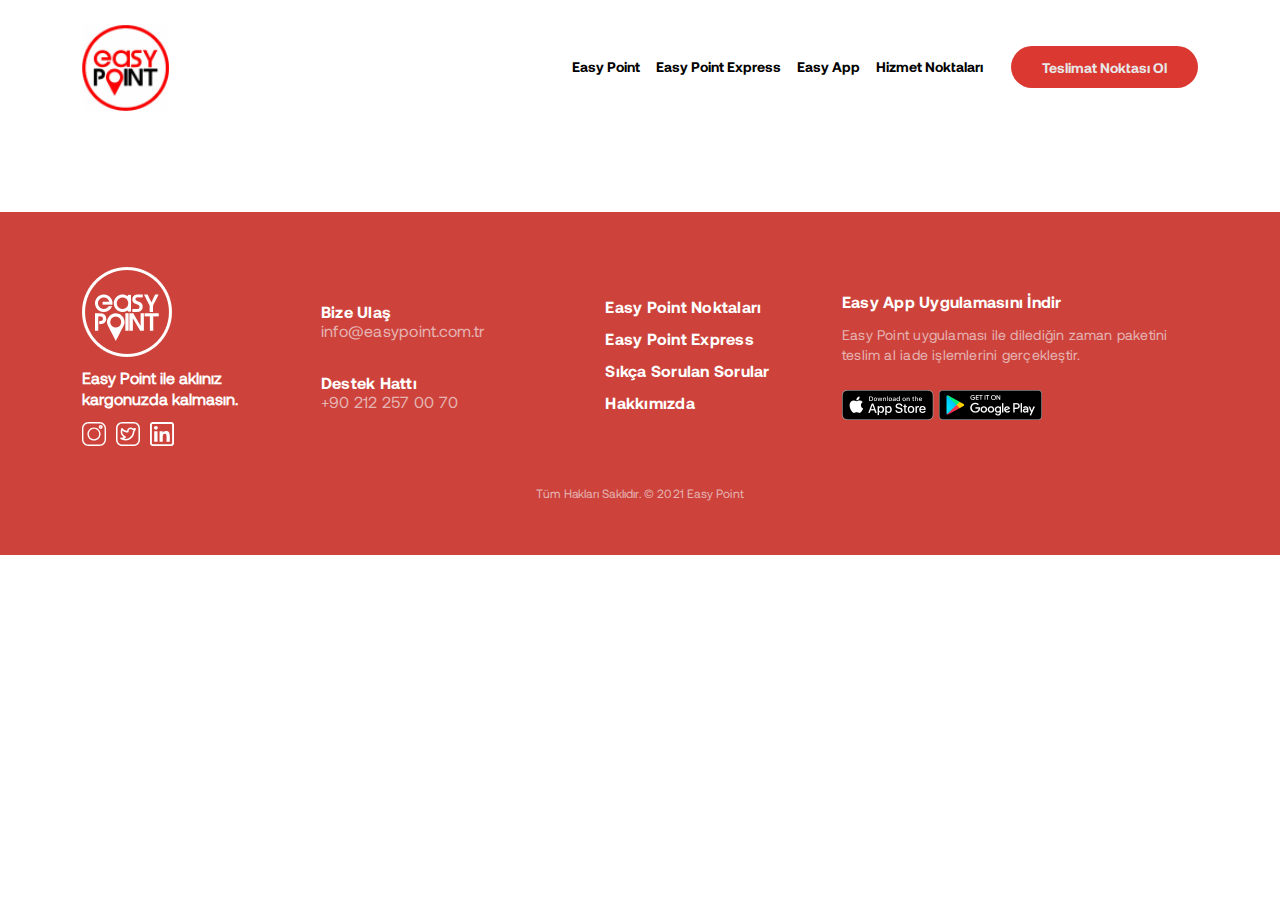
<file: EasyApp.html>
<!DOCTYPE html>
<html lang="en">
<head>
    <meta charset="UTF-8">
    <meta http-equiv="X-UA-Compatible" content="IE=edge">
    <meta name="viewport" content="width=device-width, initial-scale=1.0">
    <!-- Links start -->
    <link rel="stylesheet" href="assets/css/bootstrap.css">
    <link rel="stylesheet" href="assets/css/hamburger.css">
    <link rel="stylesheet" href="assets/css/style.css">
    <!-- Links end -->
    <title>Easy Point</title>
</head>
<body>
     <!--Header start-->
     <header class="header ">
        <!-- Dekstop Nav start -->
        <div class="container DekstopNavCon">
            <div class="row">
                <div class="col-12">
                    <div class="logo">
                        <img src="assets/images/easypoint_logo_big 2.png" alt="">
                    </div>
                    <div class="NavListAndEnd">
                        <div class="NavList">
                            <ul>
                                <li><a href="#">Easy Point</a></li>
                                <li><a href="#">Easy Point Express</a></li>
                                <li><a href="#">Easy App</a></li>
                                <li><a href="#">Hizmet Noktaları</a></li>
                            </ul>
                        </div>
                        <div class="NavEnd">
                            <a href="#">Teslimat Noktası Ol</a>
                        </div>
                    </div>
                </div>
            </div>
        </div>
        <!-- Dekstop Nav end -->
        <!-- Mobile Nav start -->
        <div class="container MobileNav MobileNavHomePage">
            <div class="row">
                <div class="col-12">
                    <div class="logo">
                        <img src="assets/images/easypoint_logo_big 2.png" alt="">
                    </div>
                    <div class="hamburgerMenuBtn">
                        <button class="hamburger hamburger--elastic " type="button">
                            <span class="hamburger-box">
                              <span class="hamburger-inner"></span>
                            </span>
                          </button>
                    </div>
                </div>
            </div>
        </div>
        <!-- Mobile Nav end -->
        <!-- Mobile Open Menu start -->
        <div class="MobileOpenMenu">
            <div class="Content">
                <div class="NavListAndEnd">
                    <div class="NavList">
                        <ul>
                            <li><a href="#">Easy Point</a></li>
                            <li><a href="#">Easy Point Express</a></li>
                            <li><a href="#">Easy App</a></li>
                            <li><a href="#">Hizmet Noktaları</a></li>
                        </ul>
                    </div>
                    <div class="NavEnd">
                        <a href="#">Teslimat Noktası Ol</a>
                    </div>
            </div>
        </div>
        <!-- Mobile Open Menu end -->
    </header>
    <!--Header end-->
    
    <!-- Easy App Banner start -->
    <!-- Easy App Banner end -->

    <!-- Footer start -->
    <footer>
        <!-- Top Footer start -->
        <div class="TopFooter container">
            <div class="row">
                <div class="col-lg-2 col-md-6 col-12 LeftCol">
                    <div class="Content">
                        <img src="assets/images/Frame.png" alt="">
                        <p>Easy Point ile aklınız kargonuzda kalmasın.</p>
                        <div class="SocilaMedias">
                            <ul>
                                <li><a href="#">
                                    <svg width="24" height="24" viewBox="0 0 24 24" fill="none" xmlns="http://www.w3.org/2000/svg">
                                        <path d="M17.5034 0H6.49657C2.9143 0 0 2.9143 0 6.49657V17.5036C0 21.0857 2.9143 24 6.49657 24H17.5036C21.0857 24 24 21.0857 24 17.5036V6.49657C24 2.9143 21.0857 0 17.5034 0V0ZM22.593 17.5036C22.593 20.3098 20.3098 22.593 17.5034 22.593H6.49657C3.69012 22.593 1.40698 20.3098 1.40698 17.5036V6.49657C1.40698 3.69012 3.69012 1.40698 6.49657 1.40698H17.5036C20.3098 1.40698 22.593 3.69012 22.593 6.49657V17.5036Z" fill="white"/>
                                        <path d="M12 5.43799C8.38153 5.43799 5.43774 8.38177 5.43774 12.0003C5.43774 15.6188 8.38153 18.5626 12 18.5626C15.6186 18.5626 18.5624 15.6188 18.5624 12.0003C18.5624 8.38177 15.6186 5.43799 12 5.43799ZM12 17.1556C9.15753 17.1556 6.84472 14.843 6.84472 12.0003C6.84472 9.15777 9.15753 6.84497 12 6.84497C14.8428 6.84497 17.1554 9.15777 17.1554 12.0003C17.1554 14.843 14.8428 17.1556 12 17.1556Z" fill="white"/>
                                        <path d="M18.7191 3.10693C17.6498 3.10693 16.78 3.97687 16.78 5.04602C16.78 6.11535 17.6498 6.98528 18.7191 6.98528C19.7884 6.98528 20.6584 6.11535 20.6584 5.04602C20.6584 3.97668 19.7884 3.10693 18.7191 3.10693ZM18.7191 5.57812C18.4258 5.57812 18.187 5.33935 18.187 5.04602C18.187 4.7525 18.4258 4.51391 18.7191 4.51391C19.0126 4.51391 19.2514 4.7525 19.2514 5.04602C19.2514 5.33935 19.0126 5.57812 18.7191 5.57812Z" fill="white"/>
                                        </svg>
                                        
                                </a></li>
                                <li><a href="#">
                                    <svg width="24" height="24" viewBox="0 0 24 24" fill="none" xmlns="http://www.w3.org/2000/svg">
                                        <path d="M17.6617 0H6.33832C2.784 0 0 2.784 0 6.33832V17.6617C0 21.216 2.784 24 6.33832 24H17.6617C21.216 24 24 21.216 24 17.6617V6.33832C24 2.784 21.2152 0 17.6617 0ZM22.4516 17.6617C22.4516 20.3481 20.3474 22.4516 17.6617 22.4516H6.33832C3.65265 22.4516 1.54839 20.3474 1.54839 17.6617V6.33832C1.54839 3.65265 3.65265 1.54839 6.33832 1.54839H17.6617C20.3481 1.54839 22.4516 3.65265 22.4516 6.33832V17.6617Z" fill="white"/>
                                        <path d="M19.5477 6.12778C19.2992 5.94584 18.9663 5.93036 18.7008 6.0852C18.436 6.24081 17.8491 6.31746 17.3784 6.37939C17.2809 6.39255 17.1849 6.40494 17.092 6.4181C16.4331 5.87152 15.5916 5.56494 14.7237 5.56494C12.7689 5.56494 11.1648 7.07772 11.0509 8.98068C9.27805 8.68184 7.65456 7.75746 6.50411 6.36855C6.33301 6.16107 6.06746 6.05965 5.79959 6.09449C5.53327 6.13165 5.30566 6.3043 5.19805 6.55049C5.1485 6.66352 4.7165 7.72649 4.7165 10.3557C4.7165 12.6326 6.5134 14.3056 7.74592 15.1858C6.90282 15.5691 5.93121 15.71 5.00837 15.6078C4.64759 15.5691 4.31005 15.7812 4.19082 16.1211C4.07159 16.4617 4.20321 16.8395 4.50824 17.0323C5.96372 17.9505 7.64605 18.4359 9.37405 18.4359C14.9235 18.4359 18.2819 14.0764 18.4066 9.7781C18.566 9.54662 18.8703 9.09604 19.3844 8.30559C19.5903 7.98739 19.7629 7.30146 19.8473 6.92133C19.9147 6.62094 19.7962 6.30894 19.5477 6.12778ZM17.0099 9.07436C16.9147 9.20597 16.8628 9.36546 16.8628 9.52804C16.8628 12.5838 14.5395 16.8875 9.37482 16.8875C8.90798 16.8875 8.44501 16.8449 7.99134 16.7613C8.59676 16.5322 9.16888 16.2124 9.69456 15.8075C9.90514 15.6457 10.0174 15.3856 9.99263 15.1216C9.96785 14.8576 9.80914 14.6238 9.57147 14.5038C9.53817 14.4867 6.26566 12.7657 6.26566 10.3564C6.26566 9.54894 6.30901 8.9141 6.3663 8.43101C7.88605 9.73939 9.81998 10.5221 11.8553 10.6227C11.8708 10.6235 11.8871 10.6243 11.9018 10.6235C12.3524 10.6104 12.6837 10.2798 12.6837 9.84933C12.6837 9.74249 12.662 9.64107 12.6226 9.54817C12.6032 9.43204 12.5931 9.31513 12.5931 9.19823C12.5931 8.04855 13.5485 7.11333 14.7237 7.11333C15.3137 7.11333 15.8811 7.35488 16.2814 7.77526C16.4641 7.96572 16.7312 8.05165 16.989 8.00133C17.1648 7.96804 17.3676 7.94172 17.5805 7.91384C17.6564 7.90378 17.733 7.89372 17.8112 7.88288C17.2298 8.76855 17.02 9.06043 17.0099 9.07436Z" fill="white"/>
                                        </svg>
                                        
                                </a></li>
                                <li><a href="#">
                                    <svg width="24" height="24" viewBox="0 0 24 24" fill="none" xmlns="http://www.w3.org/2000/svg">
                                        <g clip-path="url(#clip0_1:2681)">
                                        <path d="M7.50037 19.8281H4.21912V9.23438H7.50037V19.8281ZM7.82776 5.85919C7.82776 4.79846 6.96716 3.9375 5.90698 3.9375C4.84277 3.9375 3.98438 4.79846 3.98438 5.85919C3.98438 6.92029 4.84277 7.78125 5.90698 7.78125C6.96716 7.78125 7.82776 6.92029 7.82776 5.85919ZM19.7812 13.9999C19.7812 11.1561 19.1805 9.04688 15.8584 9.04688C14.2621 9.04688 13.1906 9.84521 12.7531 10.6754H12.75V9.23438H9.5625V19.8281H12.75V14.5682C12.75 13.1907 13.1006 11.8563 14.8081 11.8563C16.4923 11.8563 16.5469 13.4315 16.5469 14.6558V19.8281H19.7812V13.9999ZM24 21.1875V2.8125C24 1.2616 22.7384 0 21.1875 0H2.8125C1.2616 0 0 1.2616 0 2.8125V21.1875C0 22.7384 1.2616 24 2.8125 24H21.1875C22.7384 24 24 22.7384 24 21.1875ZM21.1875 1.875C21.7044 1.875 22.125 2.29559 22.125 2.8125V21.1875C22.125 21.7044 21.7044 22.125 21.1875 22.125H2.8125C2.29559 22.125 1.875 21.7044 1.875 21.1875V2.8125C1.875 2.29559 2.29559 1.875 2.8125 1.875H21.1875Z" fill="white"/>
                                        </g>
                                        <defs>
                                        <clipPath id="clip0_1:2681">
                                        <rect width="24" height="24" fill="white"/>
                                        </clipPath>
                                        </defs>
                                        </svg>
                                        
                                </a></li>
                            </ul>
                        </div>
                    </div>
                </div>
                <div class="col-lg-3 col-md-6 col-12 ContactCol">
                    <div>
                        <div>
                            <h3>Bize Ulaş</h3>
                            <p>info@easypoint.com.tr</p>
                        </div>
                        <div>
                            <h3>Destek Hattı</h3>
                            <p>+90 212 257 00 70</p>
                        </div>
                    </div>
                </div>
                <div class="col-lg-3 col-md-6 col-12 FooterList">
                    <ul>
                        <li><a href="#">Easy Point Noktaları</a></li>
                        <li><a href="#">Easy Point Express</a></li>
                        <li><a href="#">Sıkça Sorulan Sorular</a></li>
                        <li><a href="#">Hakkımızda</a></li>
                    </ul>
                </div>
                <div class="col-lg-4 col-md-6 col-12 FooterEnd">
                    <div>
                        <h3>Easy App Uygulamasını İndir</h3>
                        <p>Easy Point uygulaması ile dilediğin zaman paketini teslim al iade işlemlerini gerçekleştir.</p>
                        <div class="Download">
                            <a href="#">
                                <img src="assets/images/Group 872.png" alt="">
                                <img src="assets/images/Group 873.png" alt="">
                            </a>
                        </div>
                    </div>
                </div>
            </div>
        </div>
        <!-- Top Footer end -->
        <!-- Footer Bottom start -->
        <div class="FooterBottom">
            <p>Tüm Hakları Saklıdır. © 2021 Easy Point</p>
        </div>
        <!-- Footer Bottom end -->
    </footer>
    <!-- Footer end -->

    <!-- Scripts start -->
    <script src="assets/js/main.js"></script>
    <!-- Scripts end -->
</body>
</file>
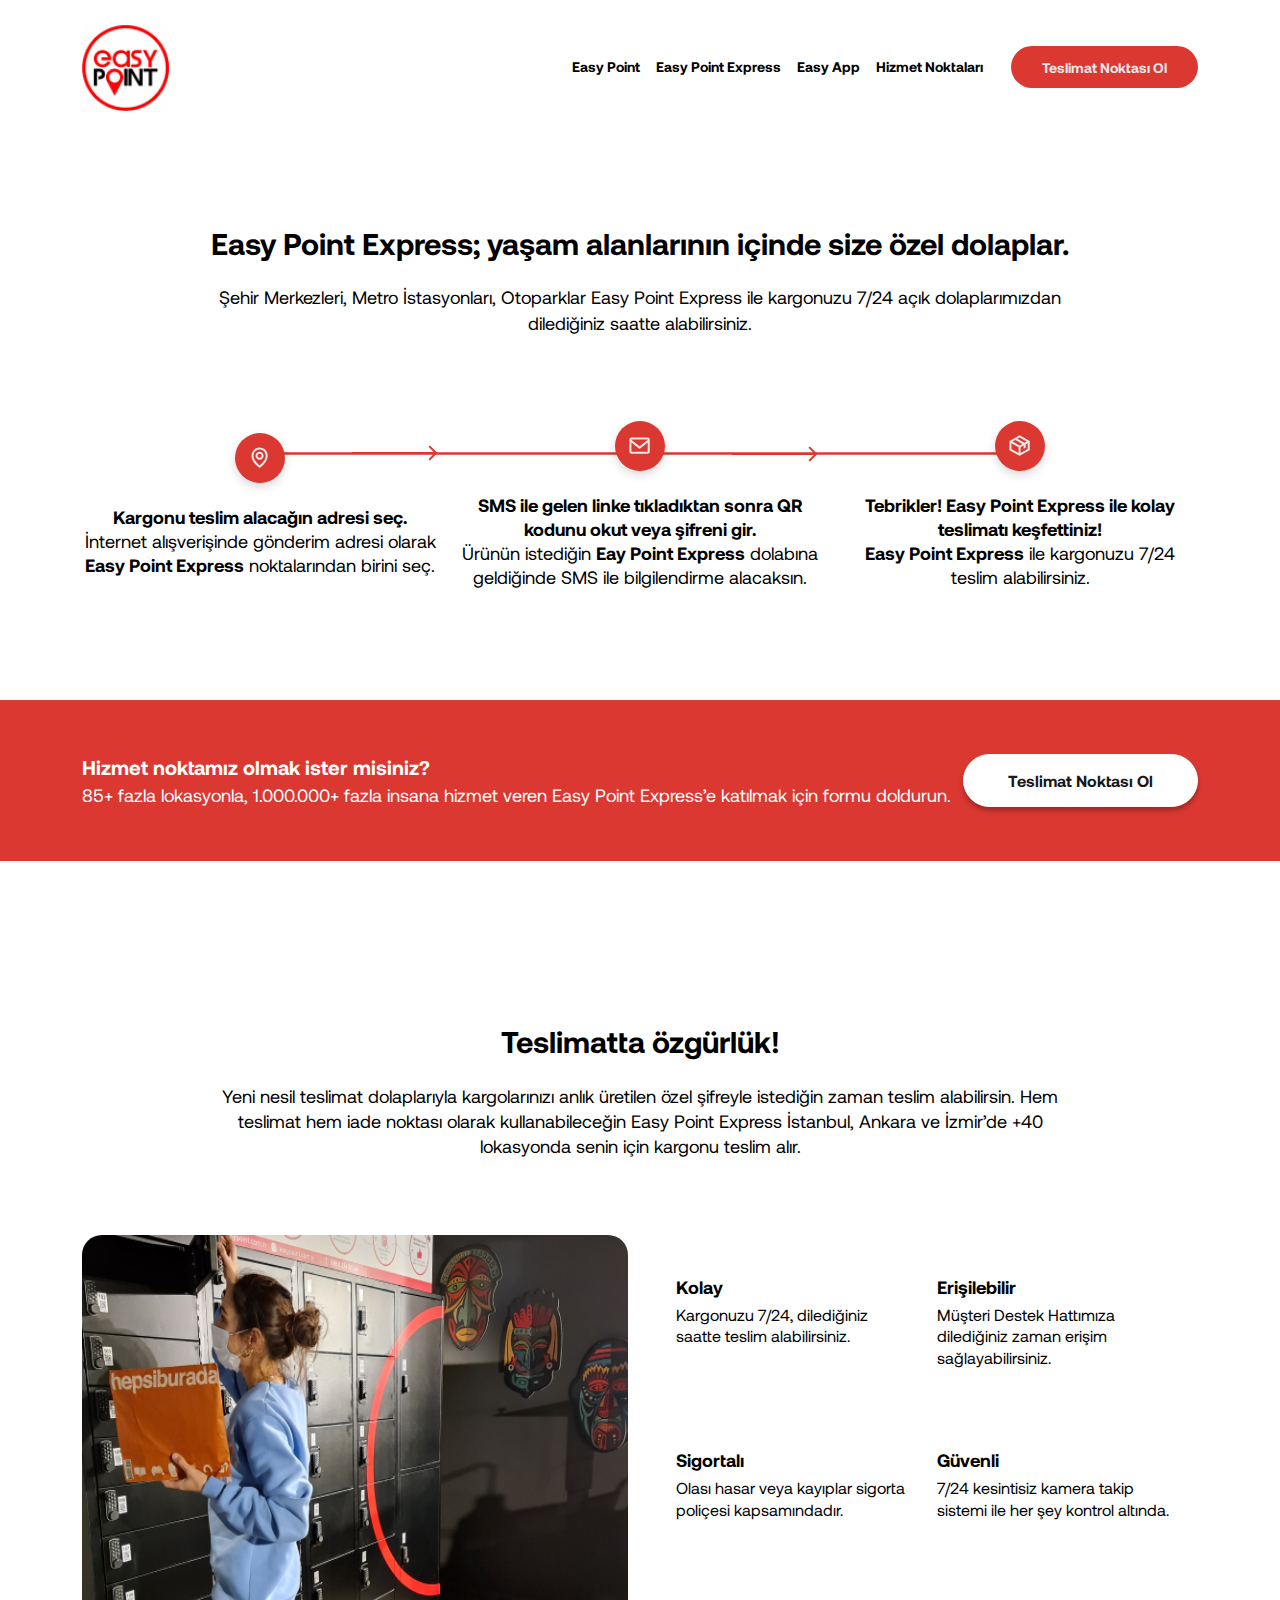
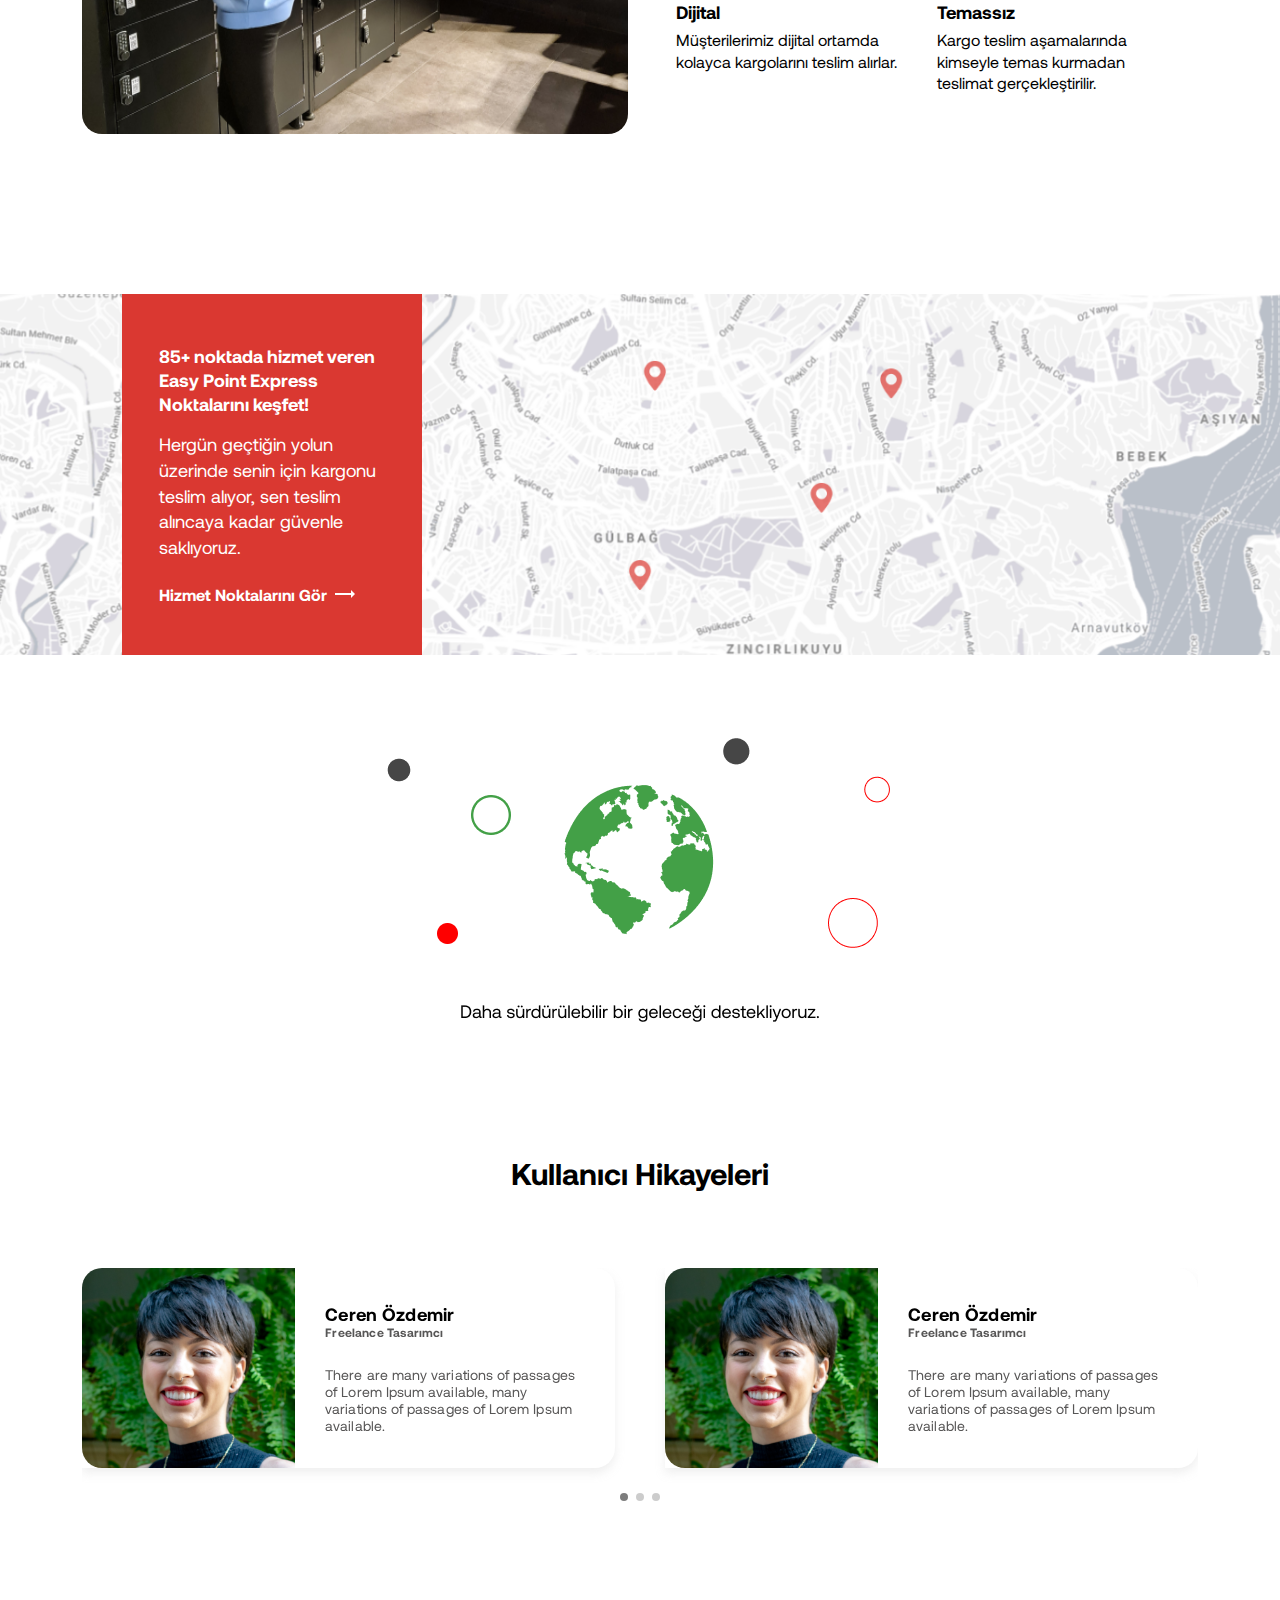
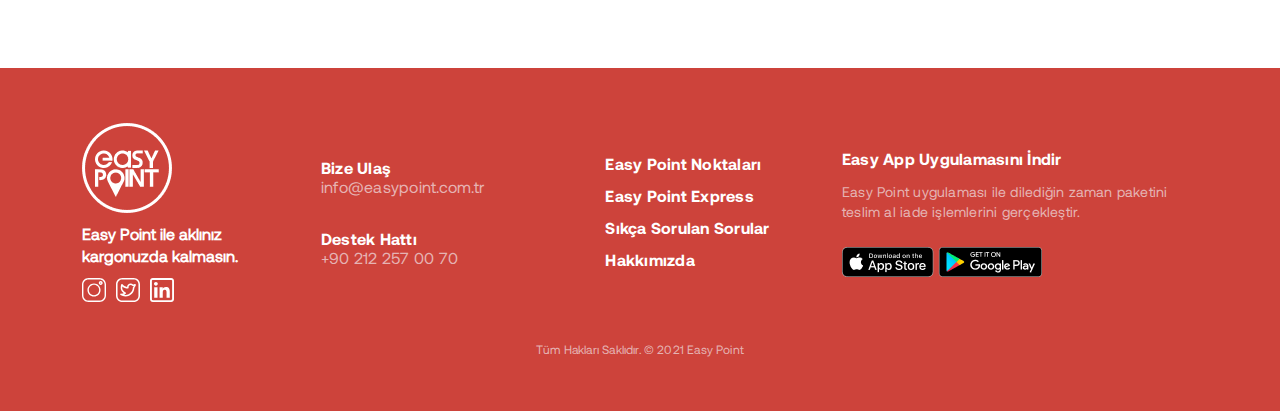
<file: EasyPointExpress.html>
<!DOCTYPE html>
<html lang="en">
<head>
    <meta charset="UTF-8">
    <meta http-equiv="X-UA-Compatible" content="IE=edge">
    <meta name="viewport" content="width=device-width, initial-scale=1.0">
    <!-- Links start -->
    <link rel="stylesheet" href="assets/css/bootstrap.css">
    <link rel="stylesheet" href="assets/css/hamburger.css">
    <link rel="stylesheet" href="assets/css/style.css">
    <link rel="stylesheet" href="assets/css/swiper.css">
    <!-- Links end -->
    <title>Easy Point</title>
</head>
<body>
    <!--Header start-->
    <header class="header ">
        <!-- Dekstop Nav start -->
        <div class="container DekstopNavCon">
            <div class="row">
                <div class="col-12">
                    <div class="logo">
                        <img src="assets/images/easypoint_logo_big 2.png" alt="">
                    </div>
                    <div class="NavListAndEnd">
                        <div class="NavList">
                            <ul>
                                <li><a href="#">Easy Point</a></li>
                                <li><a href="#">Easy Point Express</a></li>
                                <li><a href="#">Easy App</a></li>
                                <li><a href="#">Hizmet Noktaları</a></li>
                            </ul>
                        </div>
                        <div class="NavEnd">
                            <a href="#">Teslimat Noktası Ol</a>
                        </div>
                    </div>
                </div>
            </div>
        </div>
        <!-- Dekstop Nav end -->
        <!-- Mobile Nav start -->
        <div class="container MobileNav ">
            <div class="row">
                <div class="col-12">
                    <div class="logo">
                        <img src="assets/images/easypoint_logo_big 2.png" alt="">
                    </div>
                    <div class="hamburgerMenuBtn">
                        <button class="hamburger hamburger--elastic " type="button">
                            <span class="hamburger-box">
                              <span class="hamburger-inner"></span>
                            </span>
                          </button>
                    </div>
                </div>
            </div>
        </div>
        <!-- Mobile Nav end -->
        <!-- Mobile Open Menu start -->
        <div class="MobileOpenMenu">
            <div class="Content">
                <div class="NavListAndEnd">
                    <div class="NavList">
                        <ul>
                            <li><a href="#">Easy Point</a></li>
                            <li><a href="#">Easy Point Express</a></li>
                            <li><a href="#">Easy App</a></li>
                            <li><a href="#">Hizmet Noktaları</a></li>
                        </ul>
                    </div>
                    <div class="NavEnd">
                        <a href="#">Teslimat Noktası Ol</a>
                    </div>
            </div>
        </div>
        <!-- Mobile Open Menu end -->
    </header>
    <!--Header end-->
    
        <!-- Features start -->
        <section id="Features" class="FeaturesEasyPointExpress">
            <div class="container">
                <div class="row">
                    <div class="col-12 SectionTitle">
                        <h2>Easy Point Express; yaşam alanlarının içinde size özel dolaplar.</h2>
                        <p>Şehir Merkezleri, Metro İstasyonları, Otoparklar Easy Point Express ile kargonuzu 7/24 açık dolaplarımızdan dilediğiniz saatte alabilirsiniz.</p>
                    </div>
                </div>
                <div class="row">
 
                    <svg class="Line" width="911" height="3" viewBox="0 0 911 3" fill="none" xmlns="http://www.w3.org/2000/svg">
                        <line y1="1.5" x2="911" y2="1.5" stroke="#DA3831" stroke-width="3"/>
                        </svg>
    
                    <div class="col-lg-4  col-12 Card">
                        <div class="Content">
                            <div class="Top">
                                <div class="TopIcon">
                                    <svg class="icon" width="26" height="26" viewBox="0 0 26 26" fill="none" xmlns="http://www.w3.org/2000/svg">
                                        <rect width="25.1938" height="24.8666" transform="translate(0.404297 0.62793)" fill="#DA3831"/>
                                        <path d="M13.0012 15.1335C15.3169 15.1335 17.2002 13.2747 17.2002 10.989C17.2002 8.70338 15.3169 6.8446 13.0012 6.8446C10.6855 6.8446 8.80225 8.70338 8.80225 10.989C8.80225 13.2747 10.6855 15.1335 13.0012 15.1335ZM13.0012 8.91682C14.1591 8.91682 15.1007 9.84621 15.1007 10.989C15.1007 12.1319 14.1591 13.0613 13.0012 13.0613C11.8433 13.0613 10.9017 12.1319 10.9017 10.989C10.9017 9.84621 11.8433 8.91682 13.0012 8.91682Z" fill="#E7E7E7"/>
                                        <path d="M12.3924 23.2296C12.5751 23.3581 12.7882 23.4223 13.0013 23.4223C13.2144 23.4223 13.4275 23.3581 13.6101 23.2296C13.9293 23.0068 21.4297 17.6615 21.3992 10.989C21.3992 6.41873 17.6317 2.70013 13.0013 2.70013C8.37089 2.70013 4.60336 6.41873 4.60336 10.9838C4.57292 17.6615 12.0733 23.0068 12.3924 23.2296ZM13.0013 4.77235C16.4749 4.77235 19.2997 7.56052 19.2997 10.9942C19.3218 15.5924 14.6935 19.7213 13.0013 21.0755C11.3102 19.7203 6.6808 15.5904 6.70285 10.989C6.70285 7.56052 9.5277 4.77235 13.0013 4.77235Z" fill="#E7E7E7"/>
                                        </svg>
                                        
                                </div>
                                <svg class="arrow" width="86" height="16" viewBox="0 0 86 16" fill="none" xmlns="http://www.w3.org/2000/svg">
                                    <path d="M84.7607 8.70711C85.1512 8.31658 85.1512 7.68342 84.7607 7.29289L78.3967 0.928932C78.0062 0.538408 77.373 0.538408 76.9825 0.928932C76.592 1.31946 76.592 1.95262 76.9825 2.34315L82.6393 8L76.9825 13.6569C76.592 14.0474 76.592 14.6805 76.9825 15.0711C77.373 15.4616 78.0062 15.4616 78.3967 15.0711L84.7607 8.70711ZM0 9H84.0536V7H0V9Z" fill="#DA3831"/>
                                    </svg>
                            </div> 
                            <h3>Kargonu teslim alacağın adresi seç.</h3>
                            <p>İnternet alışverişinde gönderim adresi olarak <span>Easy Point Express</span> noktalarından birini seç.</p>
                        </div>
                    </div>
                    <div class="col-lg-4  col-12 Card">
                        <div class="Content">
                            <div class="Top">
                                <div class="TopIcon">
                                    <svg class="icon" width="26" height="26" viewBox="0 0 26 26" fill="none" xmlns="http://www.w3.org/2000/svg">
                                        <path d="M21.3972 4.60199H4.60131C3.44345 4.60199 2.50183 5.54361 2.50183 6.70147V19.2984C2.50183 20.4562 3.44345 21.3979 4.60131 21.3979H21.3972C22.555 21.3979 23.4967 20.4562 23.4967 19.2984V6.70147C23.4967 5.54361 22.555 4.60199 21.3972 4.60199ZM21.3972 6.70147V7.23789L12.9992 13.7704L4.60131 7.23894V6.70147H21.3972ZM4.60131 19.2984V9.89689L12.3547 15.9277C12.5437 16.0757 12.7715 16.1491 12.9992 16.1491C13.227 16.1491 13.4548 16.0757 13.6438 15.9277L21.3972 9.89689L21.3993 19.2984H4.60131Z" fill="#E7E7E7"/>
                                        </svg>
                                        
                                </div>
                                <svg class="arrow arrow2" width="86" height="16" viewBox="0 0 86 16" fill="none" xmlns="http://www.w3.org/2000/svg">
                                    <path d="M84.7607 8.70711C85.1512 8.31658 85.1512 7.68342 84.7607 7.29289L78.3967 0.928932C78.0062 0.538408 77.373 0.538408 76.9825 0.928932C76.592 1.31946 76.592 1.95262 76.9825 2.34315L82.6393 8L76.9825 13.6569C76.592 14.0474 76.592 14.6805 76.9825 15.0711C77.373 15.4616 78.0062 15.4616 78.3967 15.0711L84.7607 8.70711ZM0 9H84.0536V7H0V9Z" fill="#DA3831"/>
                                    </svg>
                            </div> 
                            <h3>SMS ile gelen linke tıkladıktan sonra QR kodunu okut veya şifreni gir.</h3>
                            <p>Ürünün istediğin <span>Eay Point Express</span> dolabına geldiğinde SMS ile bilgilendirme alacaksın. </p>
                        </div>
                    </div>
                    <div class="col-lg-4  col-12 Card">
                        <div class="Content">
                            <div class="Top">
                                <div  class="TopIcon">
                                    <svg class="icon" width="26" height="26" viewBox="0 0 26 26" fill="none" xmlns="http://www.w3.org/2000/svg">
                                        <path d="M23.4893 8.74858C23.4862 8.673 23.4788 8.59637 23.4589 8.52394C23.4515 8.49769 23.4368 8.4725 23.4274 8.44626C23.4053 8.38642 23.3854 8.32764 23.3539 8.27305C23.3371 8.24471 23.314 8.22161 23.2941 8.19432C23.2605 8.14708 23.2279 8.09879 23.187 8.05785C23.1628 8.03476 23.1314 8.01586 23.1051 7.99382C23.0642 7.96023 23.0264 7.92348 22.9791 7.89514C22.9749 7.89199 22.9697 7.89199 22.9644 7.88884C22.9613 7.88674 22.9592 7.88464 22.956 7.88254L13.5304 2.64433C13.2144 2.46798 12.8302 2.46903 12.5122 2.64328L3.04245 7.88149C3.0393 7.88464 3.03615 7.88884 3.0309 7.89199C3.02775 7.89304 3.02355 7.89409 3.0204 7.89619C2.98366 7.91719 2.95637 7.94763 2.92173 7.97282C2.88394 8.00117 2.84405 8.02636 2.81045 8.0589C2.77896 8.09144 2.75482 8.12923 2.72753 8.16598C2.69918 8.20272 2.66769 8.23526 2.6446 8.27515C2.6173 8.32029 2.60261 8.37172 2.58266 8.42106C2.56796 8.4557 2.54907 8.48825 2.53962 8.52604C2.51968 8.59637 2.51338 8.67195 2.50918 8.74648C2.50813 8.76433 2.50183 8.78007 2.50183 8.79897V8.80002V8.80107V17.199C2.50183 17.5801 2.70863 17.9317 3.04245 18.1165L12.467 23.3515L12.4681 23.3526C12.4691 23.3526 12.4691 23.3526 12.4702 23.3536L12.4912 23.3652C12.5363 23.3904 12.5856 23.404 12.6329 23.4219C12.6665 23.4355 12.699 23.4534 12.7347 23.4628C12.8197 23.4849 12.91 23.4975 12.9992 23.4975C13.0885 23.4975 13.1788 23.4849 13.2659 23.4628C13.3005 23.4534 13.3331 23.4355 13.3677 23.4219C13.4149 23.404 13.4643 23.3914 13.5094 23.3652L13.5304 23.3536C13.5315 23.3526 13.5315 23.3526 13.5325 23.3526L13.5336 23.3515L22.9581 18.1165C23.2899 17.9317 23.4967 17.5801 23.4967 17.199V8.80107V8.80002V8.79897C23.4967 8.78112 23.4904 8.76643 23.4893 8.74858ZM12.9699 12.8657L5.71194 8.80632L8.61133 7.20231L15.7853 11.3016L12.9699 12.8657ZM13.0202 4.76271L20.2855 8.80107L17.9299 10.1101L10.7601 6.01295L13.0202 4.76271ZM4.60131 10.5909L11.9495 14.7017V20.6642L4.60131 16.5807V10.5909ZM14.049 20.6642L14.0511 14.7027L17.1982 12.9412V16.1493L19.2977 15.0995V11.7666L21.3972 10.5919V16.5807L14.049 20.6642Z" fill="#E7E7E7"/>
                                        </svg>
                                        
                                </div>
                                
                            </div> 
                            <h3>Tebrikler! Easy Point Express ile kolay teslimatı keşfettiniz!</h3>
                            <p><span>Easy Point Express</span> ile kargonuzu 7/24 teslim alabilirsiniz.</p>
                        </div>
                    </div>

                </div>
            </div>
        </section>
        <!-- Features end -->

        <!-- Explanation start -->
        <section id="Explanation">
            <div class="container">
                <div class="row">
                    <div class="col-12">
                        <div class="left">
                            <h3>Hizmet noktamız olmak ister misiniz?</h3>
                            <p>85+ fazla lokasyonla, 1.000.000+ fazla insana hizmet veren Easy Point Express’e katılmak için formu doldurun.</p>
                        </div>
                        <div class="right">
                            <a href="#">Teslimat Noktası Ol</a>
                        </div>
                    </div>
                </div>
            </div>
        </section>
        <!-- Explanation end -->

        <!-- Freedom Section start -->
        <section id="Freedom">
            <div class="container">
                <div class="row">
                    <div class="col-12 SectionTitle">
                        <h2>Teslimatta özgürlük!</h2>
                        <p>Yeni nesil teslimat dolaplarıyla kargolarınızı anlık üretilen özel
                            şifreyle istediğin zaman teslim alabilirsin. Hem teslimat hem iade noktası olarak kullanabileceğin Easy Point Express İstanbul, Ankara ve İzmir’de +40 lokasyonda senin için kargonu teslim alır.</p>
                    </div>
                </div>
                <div class="row">
                    <div class="col-lg-6 left col-12">
                        <img src="assets/images/20210203_154209 1.png" alt="">
                    </div>
                    <div class="col-lg-6 right col-12">
                        <div class="container-fluid">
                            <div class="row">
                                <div class="col-lg-6 col-md-6 col-12">
                                    <div class="Content">
                                        <h3>Kolay</h3>
                                        <p>Kargonuzu 7/24, dilediğiniz saatte teslim alabilirsiniz.</p>
                                    </div>
                                </div>
                                <div class="col-lg-6 col-md-6 col-12">
                                    <div class="Content">
                                        <h3>Erişilebilir</h3>
                                        <p>Müşteri Destek Hattımıza dilediğiniz zaman erişim sağlayabilirsiniz.</p>
                                    </div>
                                </div>
                                <div class="col-lg-6 col-md-6 col-12">
                                    <div class="Content">
                                        <h3>Sigortalı</h3>
                                        <p>Olası hasar veya kayıplar sigorta poliçesi kapsamındadır.</p>
                                    </div>
                                </div>
                                <div class="col-lg-6 col-md-6 col-12">
                                    <div class="Content">
                                        <h3>Güvenli</h3>
                                        <p>7/24 kesintisiz kamera takip sistemi ile her şey kontrol altında.</p>
                                    </div>
                                </div>
                                <div class="col-lg-6 col-md-6 col-12">
                                    <div class="Content">
                                        <h3>Dijital</h3>
                                        <p>Müşterilerimiz dijital ortamda kolayca kargolarını teslim alırlar.</p>
                                    </div>
                                </div>
                                <div class="col-lg-6 col-md-6 col-12">
                                    <div class="Content">
                                        <h3>Temassız</h3>
                                        <p>Kargo teslim aşamalarında kimseyle temas kurmadan teslimat gerçekleştirilir.</p>
                                    </div>
                                </div>
                            </div>
                        </div>
                    </div>
                </div>
            </div>
        </section>
        <!-- Freedom Section end -->

        <!-- Map Section start -->
    <section id="MapSection">
        <div class="container">
            <div class="row">
                <div class="col-12">
                    <div class="Card">
                        <h3>85+ noktada hizmet veren Easy Point Express Noktalarını keşfet!</h3>
                        <p>Hergün geçtiğin yolun üzerinde senin için kargonu teslim alıyor,
                            sen teslim alıncaya kadar güvenle saklıyoruz.</p>
                        <a href="#">Hizmet Noktalarını Gör 
                            <svg width="20" height="8" viewBox="0 0 20 8" fill="none" xmlns="http://www.w3.org/2000/svg">
                                <path d="M20 4L16 0V3H0V5H16V8L20 4Z" fill="white"/>
                            </svg>  
                        </a>
                    </div>
                </div>
            </div>
        </div>
    </section>
    <!-- Map Section end -->

    <!-- Earth Image Section start -->
    <section id="EarthImage">
        <div class="container">
            <div class="row">
                <div class="col-12">
                    <img src="assets/images/Group 983.png" alt="">
                </div>
            </div>
        </div>
    </section>
    <!-- Earth Image Section end -->

    <!-- User Stories start -->
    <section id="UserStories">
        <div class="container">
            <div class="row">
                <div class="col-12 SectionTitle">
                    <h2>Kullanıcı Hikayeleri</h2>
                </div>
            </div>
            <div class="row">
                <div class="col-12 SlideCol">
                    <!-- Swiper -->
                    <div class="swiper mySwiper UserStorySwiper">
                        <div class="swiper-wrapper">
                            <div class="swiper-slide">
                                <div class="Content">
                                    <div class="left">
                                        <img src="assets/images/unsplash_PbUoOGcR0vk.png" alt="">
                                    </div>
                                    <div class="right">
                                        <div>
                                            <h3>Ceren Özdemir</h3>
                                        <h4>Freelance Tasarımcı</h4>
                                        <p>There are many variations of passages of Lorem Ipsum available, many variations of passages of Lorem Ipsum available.</p>
                                        </div>
                                    </div>
                                </div>
                            </div>
                            <div class="swiper-slide">
                                <div class="Content">
                                    <div class="left">
                                        <img src="assets/images/unsplash_PbUoOGcR0vk.png" alt="">
                                    </div>
                                    <div class="right">
                                        <div>
                                            <h3>Ceren Özdemir</h3>
                                        <h4>Freelance Tasarımcı</h4>
                                        <p>There are many variations of passages of Lorem Ipsum available, many variations of passages of Lorem Ipsum available.</p>
                                        </div>
                                    </div>
                                </div>
                            </div>
                            <div class="swiper-slide">
                                <div class="Content">
                                    <div class="left">
                                        <img src="assets/images/unsplash_PbUoOGcR0vk.png" alt="">
                                    </div>
                                    <div class="right">
                                        <div>
                                            <h3>Ceren Özdemir</h3>
                                        <h4>Freelance Tasarımcı</h4>
                                        <p>There are many variations of passages of Lorem Ipsum available, many variations of passages of Lorem Ipsum available.</p>
                                        </div>
                                    </div>
                                </div>
                            </div>
                            <div class="swiper-slide">
                                <div class="Content">
                                    <div class="left">
                                        <img src="assets/images/unsplash_PbUoOGcR0vk.png" alt="">
                                    </div>
                                    <div class="right">
                                        <div>
                                            <h3>Ceren Özdemir</h3>
                                        <h4>Freelance Tasarımcı</h4>
                                        <p>There are many variations of passages of Lorem Ipsum available, many variations of passages of Lorem Ipsum available.</p>
                                        </div>
                                    </div>
                                </div>
                            </div>
                        </div>
                        <div class="swiper-pagination"></div>
                    </div>
                </div>
            </div>
        </div>
    </section>
    <!-- User Stories end -->

    <!-- Footer start -->
    <footer>
        <!-- Top Footer start -->
        <div class="TopFooter container">
            <div class="row">
                <div class="col-lg-2 col-md-6 col-12 LeftCol">
                    <div class="Content">
                        <img src="assets/images/Frame.png" alt="">
                        <p>Easy Point ile aklınız kargonuzda kalmasın.</p>
                        <div class="SocilaMedias">
                            <ul>
                                <li><a href="#">
                                    <svg width="24" height="24" viewBox="0 0 24 24" fill="none" xmlns="http://www.w3.org/2000/svg">
                                        <path d="M17.5034 0H6.49657C2.9143 0 0 2.9143 0 6.49657V17.5036C0 21.0857 2.9143 24 6.49657 24H17.5036C21.0857 24 24 21.0857 24 17.5036V6.49657C24 2.9143 21.0857 0 17.5034 0V0ZM22.593 17.5036C22.593 20.3098 20.3098 22.593 17.5034 22.593H6.49657C3.69012 22.593 1.40698 20.3098 1.40698 17.5036V6.49657C1.40698 3.69012 3.69012 1.40698 6.49657 1.40698H17.5036C20.3098 1.40698 22.593 3.69012 22.593 6.49657V17.5036Z" fill="white"/>
                                        <path d="M12 5.43799C8.38153 5.43799 5.43774 8.38177 5.43774 12.0003C5.43774 15.6188 8.38153 18.5626 12 18.5626C15.6186 18.5626 18.5624 15.6188 18.5624 12.0003C18.5624 8.38177 15.6186 5.43799 12 5.43799ZM12 17.1556C9.15753 17.1556 6.84472 14.843 6.84472 12.0003C6.84472 9.15777 9.15753 6.84497 12 6.84497C14.8428 6.84497 17.1554 9.15777 17.1554 12.0003C17.1554 14.843 14.8428 17.1556 12 17.1556Z" fill="white"/>
                                        <path d="M18.7191 3.10693C17.6498 3.10693 16.78 3.97687 16.78 5.04602C16.78 6.11535 17.6498 6.98528 18.7191 6.98528C19.7884 6.98528 20.6584 6.11535 20.6584 5.04602C20.6584 3.97668 19.7884 3.10693 18.7191 3.10693ZM18.7191 5.57812C18.4258 5.57812 18.187 5.33935 18.187 5.04602C18.187 4.7525 18.4258 4.51391 18.7191 4.51391C19.0126 4.51391 19.2514 4.7525 19.2514 5.04602C19.2514 5.33935 19.0126 5.57812 18.7191 5.57812Z" fill="white"/>
                                        </svg>
                                        
                                </a></li>
                                <li><a href="#">
                                    <svg width="24" height="24" viewBox="0 0 24 24" fill="none" xmlns="http://www.w3.org/2000/svg">
                                        <path d="M17.6617 0H6.33832C2.784 0 0 2.784 0 6.33832V17.6617C0 21.216 2.784 24 6.33832 24H17.6617C21.216 24 24 21.216 24 17.6617V6.33832C24 2.784 21.2152 0 17.6617 0ZM22.4516 17.6617C22.4516 20.3481 20.3474 22.4516 17.6617 22.4516H6.33832C3.65265 22.4516 1.54839 20.3474 1.54839 17.6617V6.33832C1.54839 3.65265 3.65265 1.54839 6.33832 1.54839H17.6617C20.3481 1.54839 22.4516 3.65265 22.4516 6.33832V17.6617Z" fill="white"/>
                                        <path d="M19.5477 6.12778C19.2992 5.94584 18.9663 5.93036 18.7008 6.0852C18.436 6.24081 17.8491 6.31746 17.3784 6.37939C17.2809 6.39255 17.1849 6.40494 17.092 6.4181C16.4331 5.87152 15.5916 5.56494 14.7237 5.56494C12.7689 5.56494 11.1648 7.07772 11.0509 8.98068C9.27805 8.68184 7.65456 7.75746 6.50411 6.36855C6.33301 6.16107 6.06746 6.05965 5.79959 6.09449C5.53327 6.13165 5.30566 6.3043 5.19805 6.55049C5.1485 6.66352 4.7165 7.72649 4.7165 10.3557C4.7165 12.6326 6.5134 14.3056 7.74592 15.1858C6.90282 15.5691 5.93121 15.71 5.00837 15.6078C4.64759 15.5691 4.31005 15.7812 4.19082 16.1211C4.07159 16.4617 4.20321 16.8395 4.50824 17.0323C5.96372 17.9505 7.64605 18.4359 9.37405 18.4359C14.9235 18.4359 18.2819 14.0764 18.4066 9.7781C18.566 9.54662 18.8703 9.09604 19.3844 8.30559C19.5903 7.98739 19.7629 7.30146 19.8473 6.92133C19.9147 6.62094 19.7962 6.30894 19.5477 6.12778ZM17.0099 9.07436C16.9147 9.20597 16.8628 9.36546 16.8628 9.52804C16.8628 12.5838 14.5395 16.8875 9.37482 16.8875C8.90798 16.8875 8.44501 16.8449 7.99134 16.7613C8.59676 16.5322 9.16888 16.2124 9.69456 15.8075C9.90514 15.6457 10.0174 15.3856 9.99263 15.1216C9.96785 14.8576 9.80914 14.6238 9.57147 14.5038C9.53817 14.4867 6.26566 12.7657 6.26566 10.3564C6.26566 9.54894 6.30901 8.9141 6.3663 8.43101C7.88605 9.73939 9.81998 10.5221 11.8553 10.6227C11.8708 10.6235 11.8871 10.6243 11.9018 10.6235C12.3524 10.6104 12.6837 10.2798 12.6837 9.84933C12.6837 9.74249 12.662 9.64107 12.6226 9.54817C12.6032 9.43204 12.5931 9.31513 12.5931 9.19823C12.5931 8.04855 13.5485 7.11333 14.7237 7.11333C15.3137 7.11333 15.8811 7.35488 16.2814 7.77526C16.4641 7.96572 16.7312 8.05165 16.989 8.00133C17.1648 7.96804 17.3676 7.94172 17.5805 7.91384C17.6564 7.90378 17.733 7.89372 17.8112 7.88288C17.2298 8.76855 17.02 9.06043 17.0099 9.07436Z" fill="white"/>
                                        </svg>
                                        
                                </a></li>
                                <li><a href="#">
                                    <svg width="24" height="24" viewBox="0 0 24 24" fill="none" xmlns="http://www.w3.org/2000/svg">
                                        <g clip-path="url(#clip0_1:2681)">
                                        <path d="M7.50037 19.8281H4.21912V9.23438H7.50037V19.8281ZM7.82776 5.85919C7.82776 4.79846 6.96716 3.9375 5.90698 3.9375C4.84277 3.9375 3.98438 4.79846 3.98438 5.85919C3.98438 6.92029 4.84277 7.78125 5.90698 7.78125C6.96716 7.78125 7.82776 6.92029 7.82776 5.85919ZM19.7812 13.9999C19.7812 11.1561 19.1805 9.04688 15.8584 9.04688C14.2621 9.04688 13.1906 9.84521 12.7531 10.6754H12.75V9.23438H9.5625V19.8281H12.75V14.5682C12.75 13.1907 13.1006 11.8563 14.8081 11.8563C16.4923 11.8563 16.5469 13.4315 16.5469 14.6558V19.8281H19.7812V13.9999ZM24 21.1875V2.8125C24 1.2616 22.7384 0 21.1875 0H2.8125C1.2616 0 0 1.2616 0 2.8125V21.1875C0 22.7384 1.2616 24 2.8125 24H21.1875C22.7384 24 24 22.7384 24 21.1875ZM21.1875 1.875C21.7044 1.875 22.125 2.29559 22.125 2.8125V21.1875C22.125 21.7044 21.7044 22.125 21.1875 22.125H2.8125C2.29559 22.125 1.875 21.7044 1.875 21.1875V2.8125C1.875 2.29559 2.29559 1.875 2.8125 1.875H21.1875Z" fill="white"/>
                                        </g>
                                        <defs>
                                        <clipPath id="clip0_1:2681">
                                        <rect width="24" height="24" fill="white"/>
                                        </clipPath>
                                        </defs>
                                        </svg>
                                        
                                </a></li>
                            </ul>
                        </div>
                    </div>
                </div>
                <div class="col-lg-3 col-md-6 col-12 ContactCol">
                    <div>
                        <div>
                            <h3>Bize Ulaş</h3>
                            <p>info@easypoint.com.tr</p>
                        </div>
                        <div>
                            <h3>Destek Hattı</h3>
                            <p>+90 212 257 00 70</p>
                        </div>
                    </div>
                </div>
                <div class="col-lg-3 col-md-6 col-12 FooterList">
                    <ul>
                        <li><a href="#">Easy Point Noktaları</a></li>
                        <li><a href="#">Easy Point Express</a></li>
                        <li><a href="#">Sıkça Sorulan Sorular</a></li>
                        <li><a href="#">Hakkımızda</a></li>
                    </ul>
                </div>
                <div class="col-lg-4 col-md-6 col-12 FooterEnd">
                    <div>
                        <h3>Easy App Uygulamasını İndir</h3>
                        <p>Easy Point uygulaması ile dilediğin zaman paketini teslim al iade işlemlerini gerçekleştir.</p>
                        <div class="Download">
                            <a href="#">
                                <img src="assets/images/Group 872.png" alt="">
                                <img src="assets/images/Group 873.png" alt="">
                            </a>
                        </div>
                    </div>
                </div>
            </div>
        </div>
        <!-- Top Footer end -->
        <!-- Footer Bottom start -->
        <div class="FooterBottom">
            <p>Tüm Hakları Saklıdır. © 2021 Easy Point</p>
        </div>
        <!-- Footer Bottom end -->
    </footer>
    <!-- Footer end -->

    <!-- Scripts start -->
    <script src="assets/js/main.js"></script>
    <script src="assets/js/swiper.js"></script>
    <!-- Initialize Swiper -->
    <script>
      var swiper = new Swiper(".UserStorySwiper", {
        slidesPerView: 1,
        spaceBetween: 10,
        pagination: {
          el: ".swiper-pagination",
          clickable: true,
        },
        breakpoints: {
          640: {
            slidesPerView: 1,
            spaceBetween: 20,
          },
          768: {
            slidesPerView: 2,
            spaceBetween: 40,
          },
          1024: {
            slidesPerView: 2,
            spaceBetween: 50,
          },
        },
      });
      </script>
    <!-- Scripts end -->
</body>
</file>
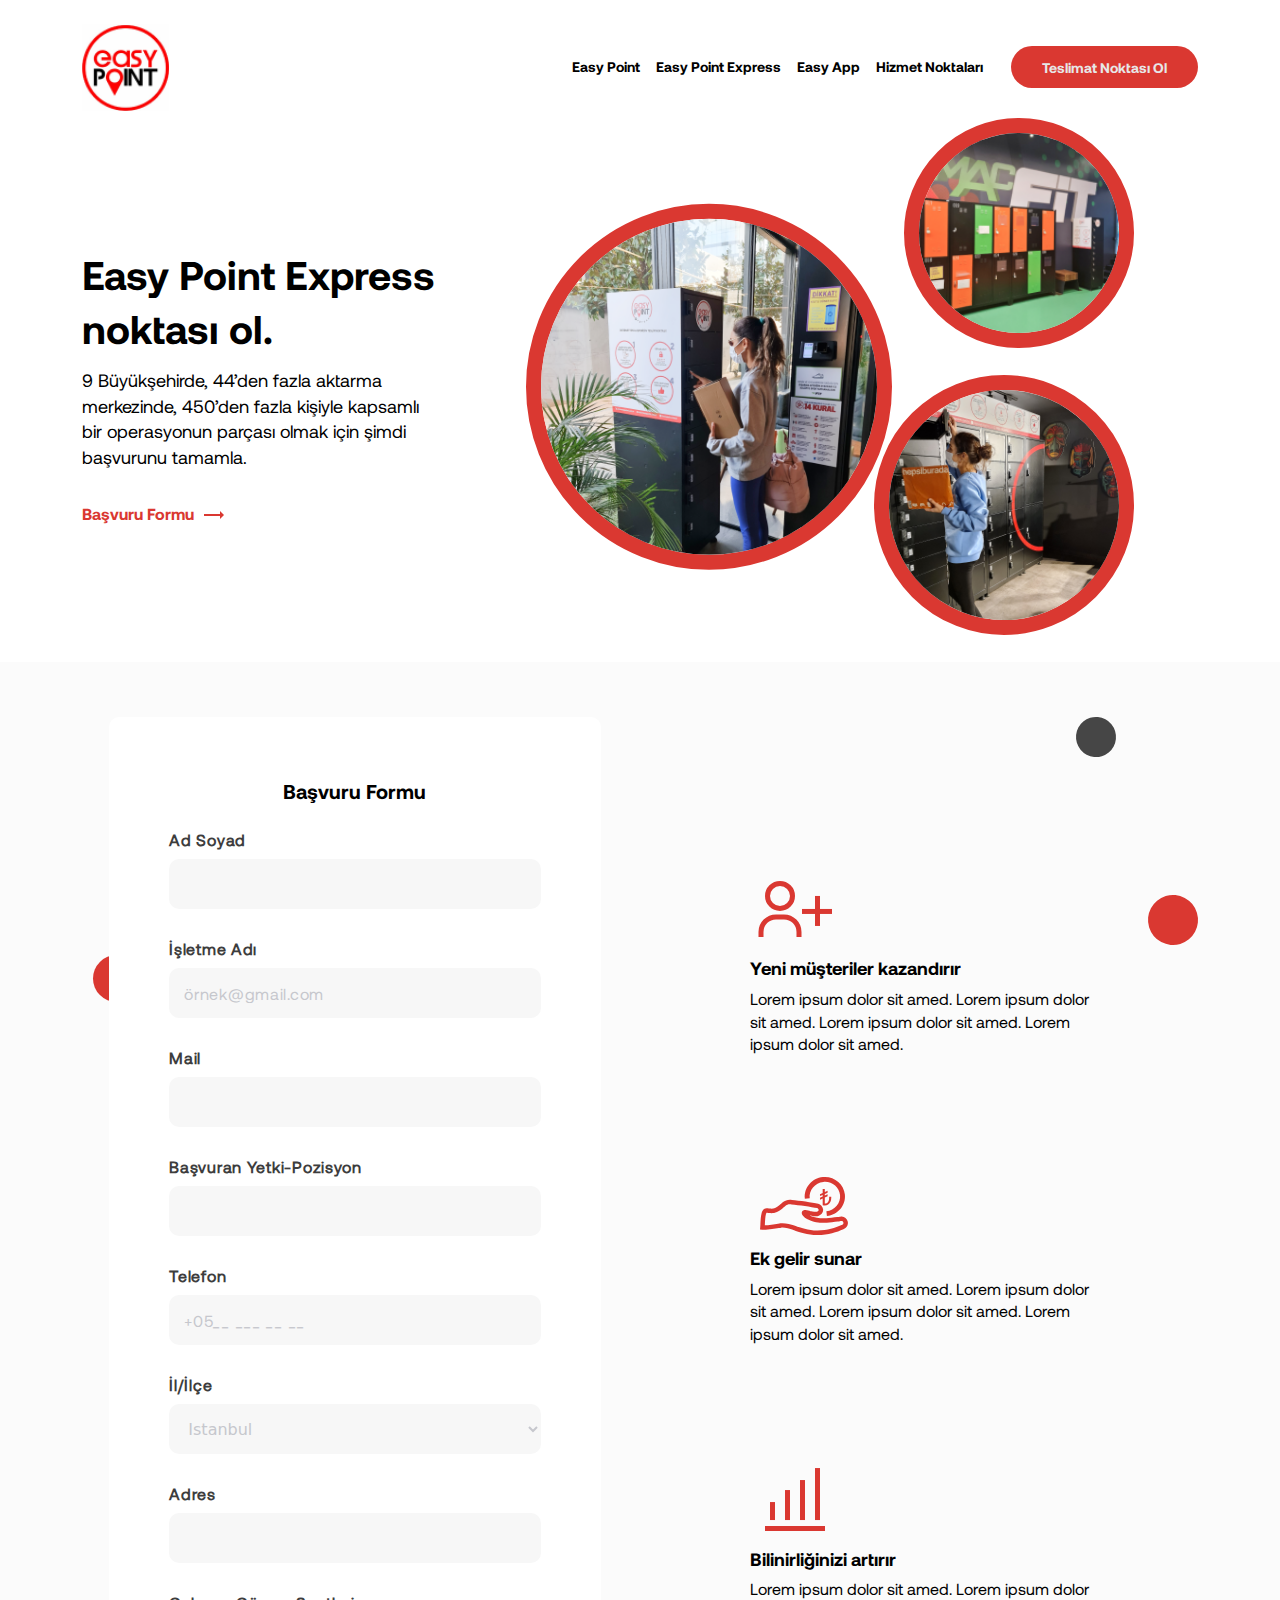
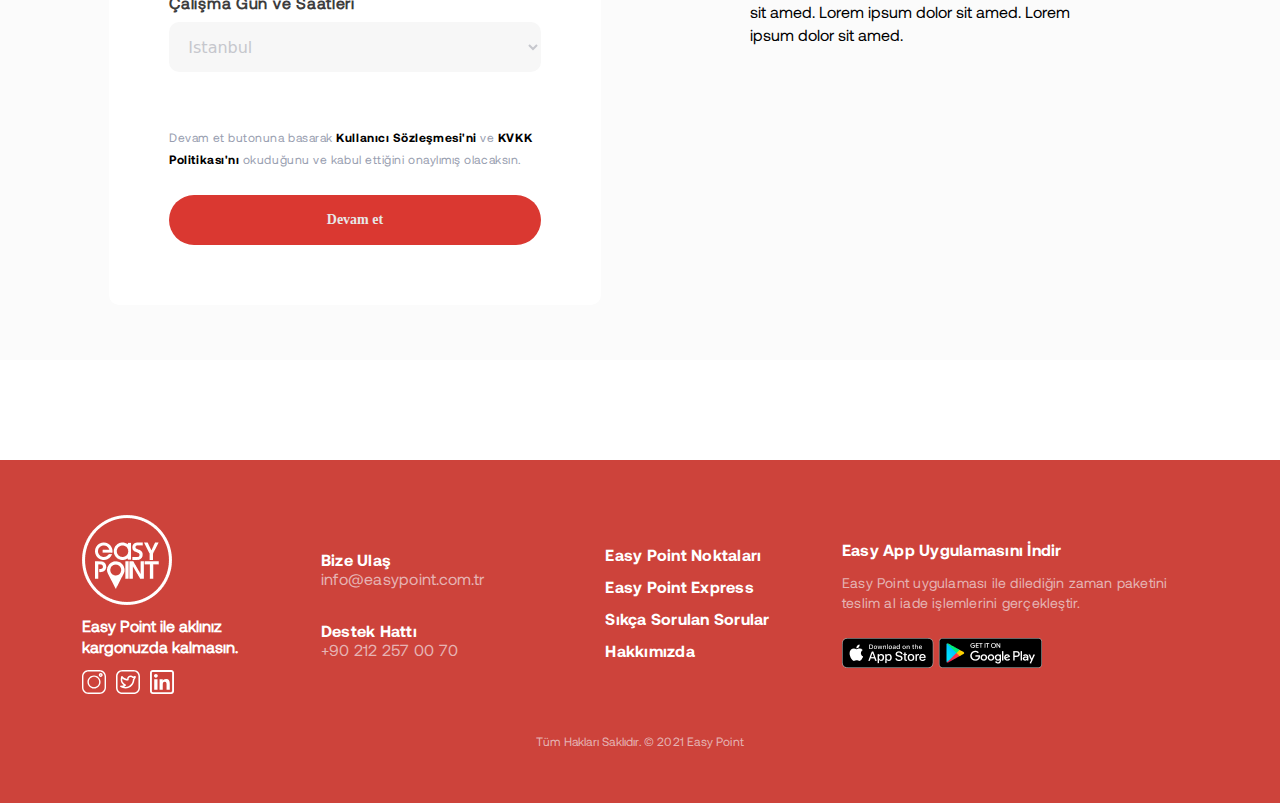
<file: ExpressNoktasiOl.html>
<!DOCTYPE html>
<html lang="en">
<head>
    <meta charset="UTF-8">
    <meta http-equiv="X-UA-Compatible" content="IE=edge">
    <meta name="viewport" content="width=device-width, initial-scale=1.0">
    <!-- Links start -->
    <link rel="stylesheet" href="assets/css/bootstrap.css">
    <link rel="stylesheet" href="assets/css/hamburger.css">
    <link rel="stylesheet" href="assets/css/style.css">
    <!-- Links end -->
    <title>Easy Point</title>
</head>
<body>
    <!--Header start-->
    <header class="header ">
        <!-- Dekstop Nav start -->
        <div class="container DekstopNavCon">
            <div class="row">
                <div class="col-12">
                    <div class="logo">
                        <img src="assets/images/easypoint_logo_big 2.png" alt="">
                    </div>
                    <div class="NavListAndEnd">
                        <div class="NavList">
                            <ul>
                                <li><a href="#">Easy Point</a></li>
                                <li><a href="#">Easy Point Express</a></li>
                                <li><a href="#">Easy App</a></li>
                                <li><a href="#">Hizmet Noktaları</a></li>
                            </ul>
                        </div>
                        <div class="NavEnd">
                            <a href="#">Teslimat Noktası Ol</a>
                        </div>
                    </div>
                </div>
            </div>
        </div>
        <!-- Dekstop Nav end -->
        <!-- Mobile Nav start -->
        <div class="container MobileNav ">
            <div class="row">
                <div class="col-12">
                    <div class="logo">
                        <img src="assets/images/easypoint_logo_big 2.png" alt="">
                    </div>
                    <div class="hamburgerMenuBtn">
                        <button class="hamburger hamburger--elastic " type="button">
                            <span class="hamburger-box">
                              <span class="hamburger-inner"></span>
                            </span>
                          </button>
                    </div>
                </div>
            </div>
        </div>
        <!-- Mobile Nav end -->
        <!-- Mobile Open Menu start -->
        <div class="MobileOpenMenu">
            <div class="Content">
                <div class="NavListAndEnd">
                    <div class="NavList">
                        <ul>
                            <li><a href="#">Easy Point</a></li>
                            <li><a href="#">Easy Point Express</a></li>
                            <li><a href="#">Easy App</a></li>
                            <li><a href="#">Hizmet Noktaları</a></li>
                        </ul>
                    </div>
                    <div class="NavEnd">
                        <a href="#">Teslimat Noktası Ol</a>
                    </div>
            </div>
        </div>
        <!-- Mobile Open Menu end -->
    </header>
    <!--Header end-->
    
    <!-- Express Noktasi Banner start -->
    <section id="ExpressNoktasiBanner">
        <div class="container">
            <div class="row">
                <div class="col-lg-4 left col-12">
                    <div>
                        <h3>Easy Point Express noktası ol.</h3>
                    <p>9 Büyükşehirde, 44’den fazla aktarma merkezinde, 450’den fazla kişiyle kapsamlı bir operasyonun parçası olmak için şimdi başvurunu tamamla.</p>
                    <a href="#">Başvuru Formu
                        <svg width="20" height="8" viewBox="0 0 20 8" fill="none" xmlns="http://www.w3.org/2000/svg">
                            <path d="M20 4L16 0V3H0V5H16V8L20 4Z" fill="white"/>
                            </svg>
                            
                    </a>
                    </div>
                </div>
                <div class="col-lg-8 right col-12">
                    <div class="ImageDiv1">
                        <img src="assets/images/20210920_102706 1.png" alt="">
                    </div>
                    <div class="ImageDiv2">
                        <img src="assets/images/20210920_111217 1.png" alt="">
                    </div>
                    <div class="ImageDiv3">
                        <img src="assets/images/20210203_154209 2.png" alt="">
                    </div>
                </div>
            </div>
        </div>
    </section>
    <!-- Express Noktasi Banner end -->

    <!-- Form Section start -->
    <section id="Form">
        <div class="container">
            <div class="row">
                <div class="col-lg-6 Left col-12">
                    <div class="Circle1"></div>
                    <div class="Circle2"></div>
                    <div class="Content">
                        <h3>Başvuru Formu</h3>
                        <div class="Inpust">
                            <p>Ad Soyad</p>
                            <input type="text">
                            <p>İşletme Adı</p>
                            <input type="text" placeholder="örnek@gmail.com">
                            <p>Mail</p>
                            <input type="text">
                            <p>Başvuran Yetki-Pozisyon</p>
                            <input type="text">
                            <p>Telefon</p>
                            <input type="tel" placeholder="+05__ ___ __ __">
                            <p>İl/İlçe</p>
                            <select name="ilce" id="ilce">
                                <option value="Istanbul">Istanbul</option>
                                <option value="Istanbul">Istanbul</option>
                                <option value="Istanbul">Istanbul</option>
                                <option value="Istanbul">Istanbul</option>
                            </select>
                            <p>Adres</p>
                            <input type="tel" >
                            <p>Çalışma Gün ve Saatleri</p>
                            <select name="ilce" id="ilce">
                                <option value="Istanbul">Istanbul</option>
                                <option value="Istanbul">Istanbul</option>
                                <option value="Istanbul">Istanbul</option>
                                <option value="Istanbul">Istanbul</option>
                            </select>
                        </div>
                        <p class="LastText">Devam et butonuna basarak <span>Kullanıcı Sözleşmesi'ni</span> ve <span>KVKK Politikası'nı</span> okuduğunu ve kabul ettiğini onaylımış olacaksın.</p>
                        <button>Devam et</button>
                    </div>
                </div>
                <div class="col-lg-6 Right col-12">
                    <div class="Content">
                        <div class="Card">
                            <div>
                                <svg width="90" height="91" viewBox="0 0 90 91" fill="none" xmlns="http://www.w3.org/2000/svg">
                                    <circle cx="30" cy="30.9555" r="12.5" stroke="#DA3831" stroke-width="5"/>
                                    <path d="M49 71.9555V66.9555C49 58.6712 42.2843 51.9555 34 51.9555H26C17.7157 51.9555 11 58.6712 11 66.9555V71.9555" stroke="#DA3831" stroke-width="5"/>
                                    <line x1="67.5" y1="30.9555" x2="67.5" y2="60.9555" stroke="#DA3831" stroke-width="5"/>
                                    <line x1="52" y1="46.4555" x2="82" y2="46.4555" stroke="#DA3831" stroke-width="5"/>
                                    </svg>
                                    
                                <h3>Yeni müşteriler kazandırır</h3>
                                <p>Lorem ipsum dolor sit amed. Lorem ipsum dolor sit amed. Lorem ipsum dolor sit amed. Lorem ipsum dolor sit amed. </p>
                            </div>
                        </div>
                        <div class="Card">
                            <div>
                                <svg width="108" height="80" viewBox="0 0 108 80" fill="none" xmlns="http://www.w3.org/2000/svg">
                                    <path fill-rule="evenodd" clip-rule="evenodd" d="M33.9987 41.0916C32.471 42.5272 30.3988 44.4744 26.9522 46.0619C23.9906 47.4259 21.2264 47.2979 19.2135 47.0707C18.7627 47.0198 18.3957 46.9712 18.0768 46.929C17.6048 46.8666 17.2379 46.818 16.86 46.7964C16.7177 46.7883 16.613 46.788 16.5393 46.7903C16.5045 46.842 16.4603 46.9145 16.4089 47.0135C16.2522 47.3156 16.0866 47.7522 15.9279 48.3381C15.6097 49.513 15.386 51.032 15.2261 52.7083C15.0677 54.3696 14.9795 56.0982 14.9081 57.6738C14.8979 57.8977 14.888 58.1202 14.8783 58.3401C14.8644 58.6542 14.8507 58.9629 14.8367 59.2626C16.6578 59.1992 18.9774 58.9562 21.4154 58.631C23.8007 58.3128 26.1304 57.9415 28.0401 57.6372C28.9457 57.4929 29.7569 57.3636 30.4347 57.2622C32.8987 56.8936 36.0189 57.3511 38.7068 57.9498C41.4654 58.5642 44.0805 59.4014 45.6732 59.9955L45.7057 60.0076L45.7378 60.0207C49.6321 61.6121 59.4445 64.7147 67.5127 64.5481C77.771 64.3363 85.0789 61.8564 91.5902 59.0214C92.6884 58.5433 93.1208 58.0109 93.2914 57.6667C93.4611 57.3244 93.4852 56.944 93.3581 56.5338C93.0436 55.5189 92.1333 55.0336 91.634 55.0842C91.0576 55.1426 90.1624 55.2503 89.0207 55.3877C88.6525 55.432 88.2586 55.4794 87.8416 55.5292C86.1511 55.7311 84.1206 55.9677 81.9966 56.1828C77.8017 56.6077 73.0664 56.9686 69.8566 56.7693L69.818 56.7669L69.7795 56.7632C67.7862 56.5703 64.6429 56.0349 61.558 55.0406C58.5651 54.0758 55.1981 52.547 53.2023 50.1235C52.7546 49.5799 52.3613 49.0205 52.1012 48.4548C51.8633 47.9373 51.5666 47.0456 51.8975 46.0635C52.2705 44.9563 53.1746 44.4621 53.7902 44.2682C54.3755 44.0839 54.9716 44.0688 55.4194 44.0854C56.3402 44.1196 57.4206 44.3304 58.3687 44.5395C58.844 44.6443 59.327 44.7584 59.7824 44.866L59.8323 44.8778C60.3096 44.9905 60.7536 45.0951 61.1636 45.184C61.838 45.3303 62.9955 45.5605 64.1193 45.7079C64.6826 45.7819 65.2008 45.83 65.6263 45.8417C66.0139 45.8524 66.2003 45.8279 66.2431 45.8223C66.253 45.821 66.2552 45.8207 66.2506 45.8221C67.5602 45.4398 68.1498 44.9541 68.3987 44.6402C68.6198 44.3613 68.6716 44.1003 68.6358 43.8205C68.539 43.0645 67.8035 42.2732 67.1285 42.1092C61.5998 40.7658 48.4894 39.0783 41.5561 38.4074C39.5987 38.218 38.3482 38.3796 37.4525 38.6716C36.5717 38.9587 35.8679 39.4244 35.0509 40.1283C34.7254 40.4088 34.3789 40.7343 33.9987 41.0916ZM36.0609 34.4026C37.7063 33.8662 39.6116 33.7082 41.9886 33.9382C48.9252 34.6094 62.319 36.3199 68.1887 37.7461C70.6647 38.3477 72.7555 40.6423 73.0895 43.2503C73.269 44.6525 72.9372 46.143 71.917 47.4297C70.9246 48.6815 69.4151 49.5757 67.5089 50.1322C66.8371 50.3284 66.0882 50.3461 65.503 50.3301C64.8664 50.3126 64.1819 50.2447 63.5352 50.1598C62.2389 49.9897 60.9473 49.7315 60.2119 49.572C60.0271 49.5319 59.8378 49.4894 59.6468 49.4456C60.6142 49.9338 61.7273 50.3776 62.9356 50.767C65.6488 51.6416 68.4481 52.1202 70.1734 52.2902C72.9708 52.4585 77.3427 52.1411 81.5441 51.7156C83.628 51.5046 85.6272 51.2717 87.309 51.0708C87.7029 51.0238 88.0818 50.9782 88.4415 50.9349C89.5997 50.7955 90.5592 50.68 91.1816 50.617C94.2911 50.302 96.8563 52.653 97.647 55.2049C98.0725 56.5781 98.0566 58.1638 97.3142 59.6612C96.5726 61.1569 95.2206 62.338 93.3826 63.1382C86.5419 66.1166 78.6393 68.8094 67.6054 69.0372C58.6637 69.2218 48.2172 65.8794 44.0725 64.1907C42.6452 63.6601 40.2456 62.8926 37.7306 62.3324C35.1264 61.7524 32.6939 61.4642 31.0991 61.7028C30.4904 61.7939 29.7217 61.9163 28.8445 62.056C26.9097 62.3642 24.4471 62.7564 22.0091 63.0816C18.5151 63.5478 14.6989 63.9332 12.2346 63.6947L10 63.4785L10.2162 61.2439C10.2868 60.5145 10.3336 59.4642 10.3916 58.1616C10.4016 57.9385 10.4118 57.708 10.4226 57.4704C10.4944 55.8886 10.5865 54.0635 10.7563 52.2821C10.9248 50.5157 11.1773 48.7029 11.594 47.1642C11.8028 46.3934 12.0694 45.6278 12.4234 44.9455C12.7697 44.2782 13.268 43.5572 14.0055 43.0324C15.0835 42.2655 16.3467 42.2697 17.1163 42.3137C17.6413 42.3437 18.3023 42.4295 18.9088 42.5082C19.1974 42.5456 19.4737 42.5815 19.7171 42.609C21.4495 42.8045 23.227 42.8342 25.0738 41.9836C27.7962 40.7297 29.2446 39.3769 30.7285 37.9909C31.1771 37.5719 31.6289 37.1499 32.1202 36.7266C33.1782 35.8151 34.4006 34.9438 36.0609 34.4026ZM56.1808 46.5792C56.1688 46.5531 56.172 46.5549 56.1814 46.5806L56.1808 46.5792Z" fill="#DA3831"/>
                                    <path fill-rule="evenodd" clip-rule="evenodd" d="M73.3507 15.9034C64.9015 16.7781 58.8591 24.1122 59.6916 32.154L54.8547 32.6548C53.732 21.8112 61.8617 12.2041 72.85 11.0664C83.8382 9.92876 93.7637 17.6666 94.8863 28.5102C96.009 39.3539 87.8794 48.961 76.8911 50.0987L76.3903 45.2617C84.8395 44.3869 90.882 37.0529 90.0494 29.011C89.2168 20.9691 81.7999 15.0286 73.3507 15.9034Z" fill="#DA3831"/>
                                    <path d="M81.2607 30.6758V31.7838C81.2459 33.3351 80.9726 34.6906 80.4407 35.8504C79.9089 37.0028 79.1517 37.8856 78.1692 38.4987C77.1941 39.1118 76.0602 39.4184 74.7674 39.4184C74.1765 39.4184 73.4821 39.3519 72.6843 39.2189V32.5484L69.9806 33.7783V31.806L72.6843 30.576V28.8807L69.9806 30.1107V28.1383L72.6843 26.9084V23.0855H74.8118V25.9333L77.593 24.659V26.6313L74.8118 27.9056V29.6009L77.593 28.3267V30.299L74.8118 31.5733V37.6233C76.2153 37.6085 77.2864 37.0988 78.0251 36.0942C78.7712 35.0896 79.1443 33.6084 79.1443 31.6509V30.6758H81.2607Z" fill="#DA3831"/>
                                    </svg>
                                    
                                    
                                <h3>Ek gelir sunar</h3>
                                <p>Lorem ipsum dolor sit amed. Lorem ipsum dolor sit amed. Lorem ipsum dolor sit amed. Lorem ipsum dolor sit amed.  </p>
                            </div>
                        </div>
                        <div class="Card">
                            <div>
                                <svg width="90" height="91" viewBox="0 0 90 91" fill="none" xmlns="http://www.w3.org/2000/svg">
                                    <path fill-rule="evenodd" clip-rule="evenodd" d="M75 75.0446H15V70.0446H75V75.0446Z" fill="#DA3831"/>
                                    <path fill-rule="evenodd" clip-rule="evenodd" d="M25 46.0446V64.0446H20V46.0446H25Z" fill="#DA3831"/>
                                    <path fill-rule="evenodd" clip-rule="evenodd" d="M40 34.0446V64.0446H35V34.0446H40Z" fill="#DA3831"/>
                                    <path fill-rule="evenodd" clip-rule="evenodd" d="M55 24.0446V64.0446H50V24.0446H55Z" fill="#DA3831"/>
                                    <path fill-rule="evenodd" clip-rule="evenodd" d="M70 12.0446V64.0446H65V12.0446H70Z" fill="#DA3831"/>
                                    </svg>
                                    
                                    
                                <h3>Bilinirliğinizi artırır</h3>
                                <p>Lorem ipsum dolor sit amed. Lorem ipsum dolor sit amed. Lorem ipsum dolor sit amed. Lorem ipsum dolor sit amed. </p>
                            </div>
                        </div>
                        <div class="Circle1"></div>
                        <div class="Circle2"></div>
                        <div class="Circle3"></div>
                    </div>
                </div>
            </div>
        </div>
    </section>
    <!-- Form Section end -->

    <!-- Footer start -->
    <footer>
        <!-- Top Footer start -->
        <div class="TopFooter container">
            <div class="row">
                <div class="col-lg-2 col-md-6 col-12 LeftCol">
                    <div class="Content">
                        <img src="assets/images/Frame.png" alt="">
                        <p>Easy Point ile aklınız kargonuzda kalmasın.</p>
                        <div class="SocilaMedias">
                            <ul>
                                <li><a href="#">
                                    <svg width="24" height="24" viewBox="0 0 24 24" fill="none" xmlns="http://www.w3.org/2000/svg">
                                        <path d="M17.5034 0H6.49657C2.9143 0 0 2.9143 0 6.49657V17.5036C0 21.0857 2.9143 24 6.49657 24H17.5036C21.0857 24 24 21.0857 24 17.5036V6.49657C24 2.9143 21.0857 0 17.5034 0V0ZM22.593 17.5036C22.593 20.3098 20.3098 22.593 17.5034 22.593H6.49657C3.69012 22.593 1.40698 20.3098 1.40698 17.5036V6.49657C1.40698 3.69012 3.69012 1.40698 6.49657 1.40698H17.5036C20.3098 1.40698 22.593 3.69012 22.593 6.49657V17.5036Z" fill="white"/>
                                        <path d="M12 5.43799C8.38153 5.43799 5.43774 8.38177 5.43774 12.0003C5.43774 15.6188 8.38153 18.5626 12 18.5626C15.6186 18.5626 18.5624 15.6188 18.5624 12.0003C18.5624 8.38177 15.6186 5.43799 12 5.43799ZM12 17.1556C9.15753 17.1556 6.84472 14.843 6.84472 12.0003C6.84472 9.15777 9.15753 6.84497 12 6.84497C14.8428 6.84497 17.1554 9.15777 17.1554 12.0003C17.1554 14.843 14.8428 17.1556 12 17.1556Z" fill="white"/>
                                        <path d="M18.7191 3.10693C17.6498 3.10693 16.78 3.97687 16.78 5.04602C16.78 6.11535 17.6498 6.98528 18.7191 6.98528C19.7884 6.98528 20.6584 6.11535 20.6584 5.04602C20.6584 3.97668 19.7884 3.10693 18.7191 3.10693ZM18.7191 5.57812C18.4258 5.57812 18.187 5.33935 18.187 5.04602C18.187 4.7525 18.4258 4.51391 18.7191 4.51391C19.0126 4.51391 19.2514 4.7525 19.2514 5.04602C19.2514 5.33935 19.0126 5.57812 18.7191 5.57812Z" fill="white"/>
                                        </svg>
                                        
                                </a></li>
                                <li><a href="#">
                                    <svg width="24" height="24" viewBox="0 0 24 24" fill="none" xmlns="http://www.w3.org/2000/svg">
                                        <path d="M17.6617 0H6.33832C2.784 0 0 2.784 0 6.33832V17.6617C0 21.216 2.784 24 6.33832 24H17.6617C21.216 24 24 21.216 24 17.6617V6.33832C24 2.784 21.2152 0 17.6617 0ZM22.4516 17.6617C22.4516 20.3481 20.3474 22.4516 17.6617 22.4516H6.33832C3.65265 22.4516 1.54839 20.3474 1.54839 17.6617V6.33832C1.54839 3.65265 3.65265 1.54839 6.33832 1.54839H17.6617C20.3481 1.54839 22.4516 3.65265 22.4516 6.33832V17.6617Z" fill="white"/>
                                        <path d="M19.5477 6.12778C19.2992 5.94584 18.9663 5.93036 18.7008 6.0852C18.436 6.24081 17.8491 6.31746 17.3784 6.37939C17.2809 6.39255 17.1849 6.40494 17.092 6.4181C16.4331 5.87152 15.5916 5.56494 14.7237 5.56494C12.7689 5.56494 11.1648 7.07772 11.0509 8.98068C9.27805 8.68184 7.65456 7.75746 6.50411 6.36855C6.33301 6.16107 6.06746 6.05965 5.79959 6.09449C5.53327 6.13165 5.30566 6.3043 5.19805 6.55049C5.1485 6.66352 4.7165 7.72649 4.7165 10.3557C4.7165 12.6326 6.5134 14.3056 7.74592 15.1858C6.90282 15.5691 5.93121 15.71 5.00837 15.6078C4.64759 15.5691 4.31005 15.7812 4.19082 16.1211C4.07159 16.4617 4.20321 16.8395 4.50824 17.0323C5.96372 17.9505 7.64605 18.4359 9.37405 18.4359C14.9235 18.4359 18.2819 14.0764 18.4066 9.7781C18.566 9.54662 18.8703 9.09604 19.3844 8.30559C19.5903 7.98739 19.7629 7.30146 19.8473 6.92133C19.9147 6.62094 19.7962 6.30894 19.5477 6.12778ZM17.0099 9.07436C16.9147 9.20597 16.8628 9.36546 16.8628 9.52804C16.8628 12.5838 14.5395 16.8875 9.37482 16.8875C8.90798 16.8875 8.44501 16.8449 7.99134 16.7613C8.59676 16.5322 9.16888 16.2124 9.69456 15.8075C9.90514 15.6457 10.0174 15.3856 9.99263 15.1216C9.96785 14.8576 9.80914 14.6238 9.57147 14.5038C9.53817 14.4867 6.26566 12.7657 6.26566 10.3564C6.26566 9.54894 6.30901 8.9141 6.3663 8.43101C7.88605 9.73939 9.81998 10.5221 11.8553 10.6227C11.8708 10.6235 11.8871 10.6243 11.9018 10.6235C12.3524 10.6104 12.6837 10.2798 12.6837 9.84933C12.6837 9.74249 12.662 9.64107 12.6226 9.54817C12.6032 9.43204 12.5931 9.31513 12.5931 9.19823C12.5931 8.04855 13.5485 7.11333 14.7237 7.11333C15.3137 7.11333 15.8811 7.35488 16.2814 7.77526C16.4641 7.96572 16.7312 8.05165 16.989 8.00133C17.1648 7.96804 17.3676 7.94172 17.5805 7.91384C17.6564 7.90378 17.733 7.89372 17.8112 7.88288C17.2298 8.76855 17.02 9.06043 17.0099 9.07436Z" fill="white"/>
                                        </svg>
                                        
                                </a></li>
                                <li><a href="#">
                                    <svg width="24" height="24" viewBox="0 0 24 24" fill="none" xmlns="http://www.w3.org/2000/svg">
                                        <g clip-path="url(#clip0_1:2681)">
                                        <path d="M7.50037 19.8281H4.21912V9.23438H7.50037V19.8281ZM7.82776 5.85919C7.82776 4.79846 6.96716 3.9375 5.90698 3.9375C4.84277 3.9375 3.98438 4.79846 3.98438 5.85919C3.98438 6.92029 4.84277 7.78125 5.90698 7.78125C6.96716 7.78125 7.82776 6.92029 7.82776 5.85919ZM19.7812 13.9999C19.7812 11.1561 19.1805 9.04688 15.8584 9.04688C14.2621 9.04688 13.1906 9.84521 12.7531 10.6754H12.75V9.23438H9.5625V19.8281H12.75V14.5682C12.75 13.1907 13.1006 11.8563 14.8081 11.8563C16.4923 11.8563 16.5469 13.4315 16.5469 14.6558V19.8281H19.7812V13.9999ZM24 21.1875V2.8125C24 1.2616 22.7384 0 21.1875 0H2.8125C1.2616 0 0 1.2616 0 2.8125V21.1875C0 22.7384 1.2616 24 2.8125 24H21.1875C22.7384 24 24 22.7384 24 21.1875ZM21.1875 1.875C21.7044 1.875 22.125 2.29559 22.125 2.8125V21.1875C22.125 21.7044 21.7044 22.125 21.1875 22.125H2.8125C2.29559 22.125 1.875 21.7044 1.875 21.1875V2.8125C1.875 2.29559 2.29559 1.875 2.8125 1.875H21.1875Z" fill="white"/>
                                        </g>
                                        <defs>
                                        <clipPath id="clip0_1:2681">
                                        <rect width="24" height="24" fill="white"/>
                                        </clipPath>
                                        </defs>
                                        </svg>
                                        
                                </a></li>
                            </ul>
                        </div>
                    </div>
                </div>
                <div class="col-lg-3 col-md-6 col-12 ContactCol">
                    <div>
                        <div>
                            <h3>Bize Ulaş</h3>
                            <p>info@easypoint.com.tr</p>
                        </div>
                        <div>
                            <h3>Destek Hattı</h3>
                            <p>+90 212 257 00 70</p>
                        </div>
                    </div>
                </div>
                <div class="col-lg-3 col-md-6 col-12 FooterList">
                    <ul>
                        <li><a href="#">Easy Point Noktaları</a></li>
                        <li><a href="#">Easy Point Express</a></li>
                        <li><a href="#">Sıkça Sorulan Sorular</a></li>
                        <li><a href="#">Hakkımızda</a></li>
                    </ul>
                </div>
                <div class="col-lg-4 col-md-6 col-12 FooterEnd">
                    <div>
                        <h3>Easy App Uygulamasını İndir</h3>
                        <p>Easy Point uygulaması ile dilediğin zaman paketini teslim al iade işlemlerini gerçekleştir.</p>
                        <div class="Download">
                            <a href="#">
                                <img src="assets/images/Group 872.png" alt="">
                                <img src="assets/images/Group 873.png" alt="">
                            </a>
                        </div>
                    </div>
                </div>
            </div>
        </div>
        <!-- Top Footer end -->
        <!-- Footer Bottom start -->
        <div class="FooterBottom">
            <p>Tüm Hakları Saklıdır. © 2021 Easy Point</p>
        </div>
        <!-- Footer Bottom end -->
    </footer>
    <!-- Footer end -->

    <!-- Scripts start -->
    <script src="assets/js/main.js"></script>
    <!-- Scripts end -->
</body>
</file>
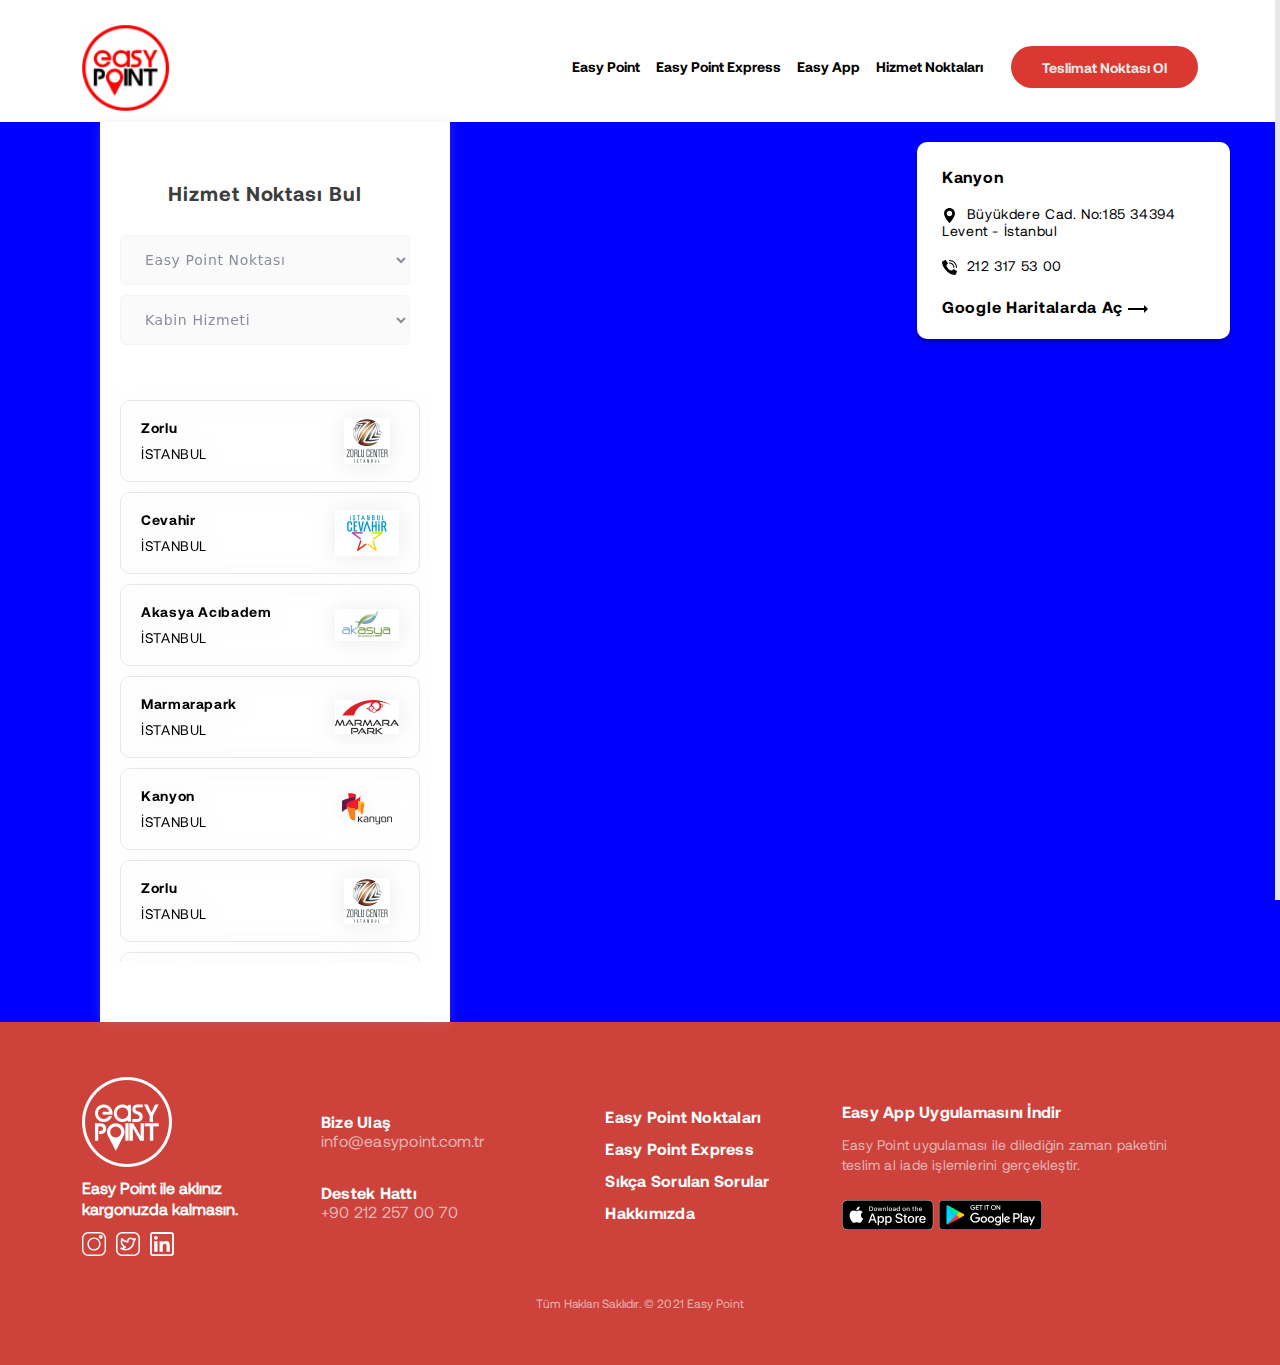
<file: HizmetNoktalari.html>
<!DOCTYPE html>
<html lang="en">
<head>
    <meta charset="UTF-8">
    <meta http-equiv="X-UA-Compatible" content="IE=edge">
    <meta name="viewport" content="width=device-width, initial-scale=1.0">
    <!-- Links start -->
    <link rel="stylesheet" href="assets/css/bootstrap.css">
    <link rel="stylesheet" href="assets/css/hamburger.css">
    <link rel="stylesheet" href="assets/css/style.css">
    <!-- Links end -->
    <title>Easy Point</title>
</head>
<body>
    <!--Header start-->
    <header class="header ">
                <!-- Dekstop Nav start -->
                <div class="container DekstopNavCon">
                    <div class="row">
                        <div class="col-12">
                            <div class="logo">
                                <img src="assets/images/easypoint_logo_big 2.png" alt="">
                            </div>
                            <div class="NavListAndEnd">
                                <div class="NavList">
                                    <ul>
                                        <li><a href="#">Easy Point</a></li>
                                        <li><a href="#">Easy Point Express</a></li>
                                        <li><a href="#">Easy App</a></li>
                                        <li><a href="#">Hizmet Noktaları</a></li>
                                    </ul>
                                </div>
                                <div class="NavEnd">
                                    <a href="#">Teslimat Noktası Ol</a>
                                </div>
                            </div>
                        </div>
                    </div>
                </div>
                <!-- Dekstop Nav end -->
                <!-- Mobile Nav start -->
                <div class="container MobileNav ">
                    <div class="row">
                        <div class="col-12">
                            <div class="logo">
                                <img src="assets/images/easypoint_logo_big 2.png" alt="">
                            </div>
                            <div class="hamburgerMenuBtn">
                                <button class="hamburger hamburger--elastic " type="button">
                                    <span class="hamburger-box">
                                      <span class="hamburger-inner"></span>
                                    </span>
                                  </button>
                            </div>
                        </div>
                    </div>
                </div>
                <!-- Mobile Nav end -->
                <!-- Mobile Open Menu start -->
                <div class="MobileOpenMenu">
                    <div class="Content">
                        <div class="NavListAndEnd">
                            <div class="NavList">
                                <ul>
                                    <li><a href="#">Easy Point</a></li>
                                    <li><a href="#">Easy Point Express</a></li>
                                    <li><a href="#">Easy App</a></li>
                                    <li><a href="#">Hizmet Noktaları</a></li>
                                </ul>
                            </div>
                            <div class="NavEnd">
                                <a href="#">Teslimat Noktası Ol</a>
                            </div>
                    </div>
                </div>
                <!-- Mobile Open Menu end -->
    </header>
    <!--Header end-->
    <!-- ServicePointSection start -->
    <section id="ServicePointSectionResponsive"></section>
    <section id="ServicePointSection">
        <div class="Content">
            <div class="LeftContent">
                <h2>Hizmet Noktası Bul</h2>
                <div class="SelectsDiv">
                    <select name="EasyPointHizmetNoktasi"  id="EasyPointHizmetNoktasi">
                        <option value="EasyPointNoktası">Easy Point Noktası</option>
                        <option value="First">First</option>
                        <option value="Second">Second</option>
                    </select>
                    <select name="KabinHizmeti"  id="KabinHizmeti">
                        <option value="KabinHizmeti">Kabin Hizmeti</option>
                        <option value="First">First</option>
                        <option value="Second">Second</option>
                    </select>
                </div>
                <div class="Places">
                    <ul>
                        <li>
                            <div class="left">
                                <h3>Zorlu</h3>
                                <p>İSTANBUL</p>
                            </div>
                            <div class="right">
                                <img src="assets/images/Rectangle 112.png" alt="">
                            </div>
                        </li>
                        <li>
                            <div class="left">
                                <h3>Cevahir</h3>
                                <p>İSTANBUL</p>
                            </div>
                            <div class="right">
                                <img src="assets/images/Rectangle 113.png" alt="">
                            </div>
                        </li>
                        <li>
                            <div class="left">
                                <h3>Akasya Acıbadem</h3>
                                <p>İSTANBUL</p>
                            </div>
                            <div class="right">
                                <img src="assets/images/Rectangle 114.png" alt="">
                            </div>
                        </li>
                        <li>
                            <div class="left">
                                <h3>Marmarapark</h3>
                                <p>İSTANBUL</p>
                            </div>
                            <div class="right">
                                <img src="assets/images/Rectangle 115.png" alt="">
                            </div>
                        </li>
                        <li>
                            <div class="left">
                                <h3>Kanyon</h3>
                                <p>İSTANBUL</p>
                            </div>
                            <div class="right">
                                <img src="assets/images/Rectangle 116.png" alt="">
                            </div>
                        </li>
                        <li>
                            <div class="left">
                                <h3>Zorlu</h3>
                                <p>İSTANBUL</p>
                            </div>
                            <div class="right">
                                <img src="assets/images/Rectangle 112.png" alt="">
                            </div>
                        </li>
                        <li>
                            <div class="left">
                                <h3>Zorlu</h3>
                                <p>İSTANBUL</p>
                            </div>
                            <div class="right">
                                <img src="assets/images/Rectangle 112.png" alt="">
                            </div>
                        </li>
                        <li>
                            <div class="left">
                                <h3>Zorlu</h3>
                                <p>İSTANBUL</p>
                            </div>
                            <div class="right">
                                <img src="assets/images/Rectangle 112.png" alt="">
                            </div>
                        </li>
                        <li>
                            <div class="left">
                                <h3>Zorlu</h3>
                                <p>İSTANBUL</p>
                            </div>
                            <div class="right">
                                <img src="assets/images/Rectangle 112.png" alt="">
                            </div>
                        </li>
                        <li>
                            <div class="left">
                                <h3>Zorlu</h3>
                                <p>İSTANBUL</p>
                            </div>
                            <div class="right">
                                <img src="assets/images/Rectangle 112.png" alt="">
                            </div>
                        </li>
                        <li>
                            <div class="left">
                                <h3>Zorlu</h3>
                                <p>İSTANBUL</p>
                            </div>
                            <div class="right">
                                <img src="assets/images/Rectangle 112.png" alt="">
                            </div>
                        </li>
                    </ul>
                </div>
            </div>
            <div class="RightContent">
                <h2>Kanyon</h2>
                <p>
                    <svg width="15" height="15" viewBox="0 0 15 15" fill="none" xmlns="http://www.w3.org/2000/svg">
                        <path d="M7.50033 0C4.50487 0 2.0679 2.43697 2.0679 5.4324C2.0679 9.14982 6.9294 14.6072 7.13638 14.8377C7.33079 15.0543 7.67023 15.0539 7.86429 14.8377C8.07127 14.6072 12.9328 9.14982 12.9328 5.4324C12.9327 2.43697 10.4958 0 7.50033 0ZM7.50033 8.1656C5.99324 8.1656 4.76717 6.93949 4.76717 5.4324C4.76717 3.92531 5.99327 2.69924 7.50033 2.69924C9.0074 2.69924 10.2335 3.92534 10.2335 5.43243C10.2335 6.93952 9.0074 8.1656 7.50033 8.1656Z" fill="black"/>
                    </svg>
                    Büyükdere Cad. No:185 34394 Levent - İstanbul
                </p>
                <p>
                    <svg width="15" height="15" viewBox="0 0 15 15" fill="none" xmlns="http://www.w3.org/2000/svg">
                        <g clip-path="url(#clip0_1:1963)">
                        <path d="M6.21086 8.78872C4.77913 7.357 4.45586 5.92528 4.38293 5.35166C4.36255 5.19305 4.41713 5.03399 4.5306 4.92131L5.68922 3.76321C5.85966 3.59288 5.8899 3.32743 5.76215 3.12312L3.91741 0.258639C3.77608 0.0324101 3.48589 -0.0492381 3.24732 0.0701044L0.285859 1.46485C0.0929431 1.55984 -0.0205274 1.76481 0.00137611 1.97872C0.156549 3.45286 0.799221 7.07666 4.36043 10.6381C7.92163 14.1996 11.5449 14.842 13.0198 14.9972C13.2337 15.0191 13.4387 14.9056 13.5337 14.7127L14.9284 11.7512C15.0473 11.5132 14.9662 11.2238 14.7409 11.0822L11.8765 9.23795C11.6723 9.11007 11.4068 9.1401 11.2364 9.31036L10.0783 10.469C9.9656 10.5825 9.80653 10.637 9.64793 10.6167C9.07431 10.5437 7.64258 10.2204 6.21086 8.78872Z" fill="black"/>
                        <path d="M11.8959 8.01722C11.6102 8.01722 11.3787 7.78564 11.3787 7.49997C11.3762 5.35849 9.64084 3.62309 7.49936 3.62066C7.21369 3.62066 6.98212 3.38909 6.98212 3.10342C6.98212 2.81776 7.21369 2.58618 7.49936 2.58618C10.2119 2.58917 12.4102 4.7874 12.4132 7.49997C12.4132 7.78564 12.1816 8.01722 11.8959 8.01722Z" fill="black"/>
                        <path d="M14.4821 8.01724C14.1965 8.01724 13.9649 7.78566 13.9649 7.5C13.9609 3.93085 11.0685 1.03847 7.49936 1.03448C7.21369 1.03448 6.98212 0.802906 6.98212 0.517241C6.98212 0.231577 7.21369 0 7.49936 0C11.6396 0.004561 14.9948 3.35975 14.9994 7.5C14.9994 7.63718 14.9449 7.76874 14.8479 7.86574C14.7509 7.96275 14.6193 8.01724 14.4821 8.01724Z" fill="black"/>
                        </g>
                        <defs>
                        <clipPath id="clip0_1:1963">
                        <rect width="15" height="15" fill="white"/>
                        </clipPath>
                        </defs>
                    </svg>
                    212 317 53 00
                </p>
                <a href="#">
                    Google Haritalarda Aç
                    <svg width="20" height="8" viewBox="0 0 20 8" fill="none" xmlns="http://www.w3.org/2000/svg">
                        <path d="M20 4L16 0V3H0V5H16V8L20 4Z" fill="white"/>
                    </svg>      
                </a>
            </div>
        </div>
    </section>
    <!-- ServicePointSection end -->
    <!-- Footer start -->
    <footer class="HizmetNoktalariFooter">
        <!-- Top Footer start -->
        <div class="TopFooter container">
            <div class="row">
                <div class="col-lg-2 col-md-6 col-12 LeftCol">
                    <div class="Content">
                        <img src="assets/images/Frame.png" alt="">
                        <p>Easy Point ile aklınız kargonuzda kalmasın.</p>
                        <div class="SocilaMedias">
                            <ul>
                                <li><a href="#">
                                    <svg width="24" height="24" viewBox="0 0 24 24" fill="none" xmlns="http://www.w3.org/2000/svg">
                                        <path d="M17.5034 0H6.49657C2.9143 0 0 2.9143 0 6.49657V17.5036C0 21.0857 2.9143 24 6.49657 24H17.5036C21.0857 24 24 21.0857 24 17.5036V6.49657C24 2.9143 21.0857 0 17.5034 0V0ZM22.593 17.5036C22.593 20.3098 20.3098 22.593 17.5034 22.593H6.49657C3.69012 22.593 1.40698 20.3098 1.40698 17.5036V6.49657C1.40698 3.69012 3.69012 1.40698 6.49657 1.40698H17.5036C20.3098 1.40698 22.593 3.69012 22.593 6.49657V17.5036Z" fill="white"/>
                                        <path d="M12 5.43799C8.38153 5.43799 5.43774 8.38177 5.43774 12.0003C5.43774 15.6188 8.38153 18.5626 12 18.5626C15.6186 18.5626 18.5624 15.6188 18.5624 12.0003C18.5624 8.38177 15.6186 5.43799 12 5.43799ZM12 17.1556C9.15753 17.1556 6.84472 14.843 6.84472 12.0003C6.84472 9.15777 9.15753 6.84497 12 6.84497C14.8428 6.84497 17.1554 9.15777 17.1554 12.0003C17.1554 14.843 14.8428 17.1556 12 17.1556Z" fill="white"/>
                                        <path d="M18.7191 3.10693C17.6498 3.10693 16.78 3.97687 16.78 5.04602C16.78 6.11535 17.6498 6.98528 18.7191 6.98528C19.7884 6.98528 20.6584 6.11535 20.6584 5.04602C20.6584 3.97668 19.7884 3.10693 18.7191 3.10693ZM18.7191 5.57812C18.4258 5.57812 18.187 5.33935 18.187 5.04602C18.187 4.7525 18.4258 4.51391 18.7191 4.51391C19.0126 4.51391 19.2514 4.7525 19.2514 5.04602C19.2514 5.33935 19.0126 5.57812 18.7191 5.57812Z" fill="white"/>
                                        </svg>
                                        
                                </a></li>
                                <li><a href="#">
                                    <svg width="24" height="24" viewBox="0 0 24 24" fill="none" xmlns="http://www.w3.org/2000/svg">
                                        <path d="M17.6617 0H6.33832C2.784 0 0 2.784 0 6.33832V17.6617C0 21.216 2.784 24 6.33832 24H17.6617C21.216 24 24 21.216 24 17.6617V6.33832C24 2.784 21.2152 0 17.6617 0ZM22.4516 17.6617C22.4516 20.3481 20.3474 22.4516 17.6617 22.4516H6.33832C3.65265 22.4516 1.54839 20.3474 1.54839 17.6617V6.33832C1.54839 3.65265 3.65265 1.54839 6.33832 1.54839H17.6617C20.3481 1.54839 22.4516 3.65265 22.4516 6.33832V17.6617Z" fill="white"/>
                                        <path d="M19.5477 6.12778C19.2992 5.94584 18.9663 5.93036 18.7008 6.0852C18.436 6.24081 17.8491 6.31746 17.3784 6.37939C17.2809 6.39255 17.1849 6.40494 17.092 6.4181C16.4331 5.87152 15.5916 5.56494 14.7237 5.56494C12.7689 5.56494 11.1648 7.07772 11.0509 8.98068C9.27805 8.68184 7.65456 7.75746 6.50411 6.36855C6.33301 6.16107 6.06746 6.05965 5.79959 6.09449C5.53327 6.13165 5.30566 6.3043 5.19805 6.55049C5.1485 6.66352 4.7165 7.72649 4.7165 10.3557C4.7165 12.6326 6.5134 14.3056 7.74592 15.1858C6.90282 15.5691 5.93121 15.71 5.00837 15.6078C4.64759 15.5691 4.31005 15.7812 4.19082 16.1211C4.07159 16.4617 4.20321 16.8395 4.50824 17.0323C5.96372 17.9505 7.64605 18.4359 9.37405 18.4359C14.9235 18.4359 18.2819 14.0764 18.4066 9.7781C18.566 9.54662 18.8703 9.09604 19.3844 8.30559C19.5903 7.98739 19.7629 7.30146 19.8473 6.92133C19.9147 6.62094 19.7962 6.30894 19.5477 6.12778ZM17.0099 9.07436C16.9147 9.20597 16.8628 9.36546 16.8628 9.52804C16.8628 12.5838 14.5395 16.8875 9.37482 16.8875C8.90798 16.8875 8.44501 16.8449 7.99134 16.7613C8.59676 16.5322 9.16888 16.2124 9.69456 15.8075C9.90514 15.6457 10.0174 15.3856 9.99263 15.1216C9.96785 14.8576 9.80914 14.6238 9.57147 14.5038C9.53817 14.4867 6.26566 12.7657 6.26566 10.3564C6.26566 9.54894 6.30901 8.9141 6.3663 8.43101C7.88605 9.73939 9.81998 10.5221 11.8553 10.6227C11.8708 10.6235 11.8871 10.6243 11.9018 10.6235C12.3524 10.6104 12.6837 10.2798 12.6837 9.84933C12.6837 9.74249 12.662 9.64107 12.6226 9.54817C12.6032 9.43204 12.5931 9.31513 12.5931 9.19823C12.5931 8.04855 13.5485 7.11333 14.7237 7.11333C15.3137 7.11333 15.8811 7.35488 16.2814 7.77526C16.4641 7.96572 16.7312 8.05165 16.989 8.00133C17.1648 7.96804 17.3676 7.94172 17.5805 7.91384C17.6564 7.90378 17.733 7.89372 17.8112 7.88288C17.2298 8.76855 17.02 9.06043 17.0099 9.07436Z" fill="white"/>
                                        </svg>
                                        
                                </a></li>
                                <li><a href="#">
                                    <svg width="24" height="24" viewBox="0 0 24 24" fill="none" xmlns="http://www.w3.org/2000/svg">
                                        <g clip-path="url(#clip0_1:2681)">
                                        <path d="M7.50037 19.8281H4.21912V9.23438H7.50037V19.8281ZM7.82776 5.85919C7.82776 4.79846 6.96716 3.9375 5.90698 3.9375C4.84277 3.9375 3.98438 4.79846 3.98438 5.85919C3.98438 6.92029 4.84277 7.78125 5.90698 7.78125C6.96716 7.78125 7.82776 6.92029 7.82776 5.85919ZM19.7812 13.9999C19.7812 11.1561 19.1805 9.04688 15.8584 9.04688C14.2621 9.04688 13.1906 9.84521 12.7531 10.6754H12.75V9.23438H9.5625V19.8281H12.75V14.5682C12.75 13.1907 13.1006 11.8563 14.8081 11.8563C16.4923 11.8563 16.5469 13.4315 16.5469 14.6558V19.8281H19.7812V13.9999ZM24 21.1875V2.8125C24 1.2616 22.7384 0 21.1875 0H2.8125C1.2616 0 0 1.2616 0 2.8125V21.1875C0 22.7384 1.2616 24 2.8125 24H21.1875C22.7384 24 24 22.7384 24 21.1875ZM21.1875 1.875C21.7044 1.875 22.125 2.29559 22.125 2.8125V21.1875C22.125 21.7044 21.7044 22.125 21.1875 22.125H2.8125C2.29559 22.125 1.875 21.7044 1.875 21.1875V2.8125C1.875 2.29559 2.29559 1.875 2.8125 1.875H21.1875Z" fill="white"/>
                                        </g>
                                        <defs>
                                        <clipPath id="clip0_1:2681">
                                        <rect width="24" height="24" fill="white"/>
                                        </clipPath>
                                        </defs>
                                        </svg>
                                        
                                </a></li>
                            </ul>
                        </div>
                    </div>
                </div>
                <div class="col-lg-3 col-md-6 col-12 ContactCol">
                    <div>
                        <div>
                            <h3>Bize Ulaş</h3>
                            <p>info@easypoint.com.tr</p>
                        </div>
                        <div>
                            <h3>Destek Hattı</h3>
                            <p>+90 212 257 00 70</p>
                        </div>
                    </div>
                </div>
                <div class="col-lg-3 col-md-6 col-12 FooterList">
                    <ul>
                        <li><a href="#">Easy Point Noktaları</a></li>
                        <li><a href="#">Easy Point Express</a></li>
                        <li><a href="#">Sıkça Sorulan Sorular</a></li>
                        <li><a href="#">Hakkımızda</a></li>
                    </ul>
                </div>
                <div class="col-lg-4 col-md-6 col-12 FooterEnd">
                    <div>
                        <h3>Easy App Uygulamasını İndir</h3>
                        <p>Easy Point uygulaması ile dilediğin zaman paketini teslim al iade işlemlerini gerçekleştir.</p>
                        <div class="Download">
                            <a href="#">
                                <img src="assets/images/Group 872.png" alt="">
                                <img src="assets/images/Group 873.png" alt="">
                            </a>
                        </div>
                    </div>
                </div>
            </div>
        </div>
        <!-- Top Footer end -->
        <!-- Footer Bottom start -->
        <div class="FooterBottom">
            <p>Tüm Hakları Saklıdır. © 2021 Easy Point</p>
        </div>
        <!-- Footer Bottom end -->
    </footer>
    <!-- Footer end -->

    <!-- Scripts start -->
    <script src="assets/js/main.js"></script>
    <!-- Scripts end -->
</body>
</file>
<file: assets/css/hamburger.css>
/*!
 * Hamburgers
 * @description Tasty CSS-animated hamburgers
 * @author Jonathan Suh @jonsuh
 * @site https://jonsuh.com/hamburgers
 * @link https://github.com/jonsuh/hamburgers
 */
 .hamburger {
    padding: 15px 15px;
    display: inline-block;
    cursor: pointer;
    transition-property: opacity, filter;
    transition-duration: 0.15s;
    transition-timing-function: linear;
    font: inherit;
    color: inherit;
    text-transform: none;
    background-color: transparent;
    border: 0;
    margin: 0;
    overflow: visible; }
    .hamburger:hover {
      opacity: 0.7; }
    .hamburger.is-active:hover {
      opacity: 0.7; }
    .hamburger.is-active .hamburger-inner,
    .hamburger.is-active .hamburger-inner::before,
    .hamburger.is-active .hamburger-inner::after {
      background-color: #000; }
  
  .hamburger-box {
    width: 40px;
    height: 24px;
    display: inline-block;
    position: relative; }
  
  .hamburger-inner {
    display: block;
    top: 50%;
    margin-top: -2px; }
    .hamburger-inner, .hamburger-inner::before, .hamburger-inner::after {
      width: 40px;
      height: 4px;
      background-color: #000;
      border-radius: 4px;
      position: absolute;
      transition-property: transform;
      transition-duration: 0.15s;
      transition-timing-function: ease; }
    .hamburger-inner::before, .hamburger-inner::after {
      content: "";
      display: block; }
    .hamburger-inner::before {
      top: -10px; }
    .hamburger-inner::after {
      bottom: -10px; }
  
  /*
     * 3DX
     */
  .hamburger--3dx .hamburger-box {
    perspective: 80px; }
  
  .hamburger--3dx .hamburger-inner {
    transition: transform 0.15s cubic-bezier(0.645, 0.045, 0.355, 1), background-color 0s 0.1s cubic-bezier(0.645, 0.045, 0.355, 1); }
    .hamburger--3dx .hamburger-inner::before, .hamburger--3dx .hamburger-inner::after {
      transition: transform 0s 0.1s cubic-bezier(0.645, 0.045, 0.355, 1); }
  
  .hamburger--3dx.is-active .hamburger-inner {
    background-color: transparent !important;
    transform: rotateY(180deg); }
    .hamburger--3dx.is-active .hamburger-inner::before {
      transform: translate3d(0, 10px, 0) rotate(45deg); }
    .hamburger--3dx.is-active .hamburger-inner::after {
      transform: translate3d(0, -10px, 0) rotate(-45deg); }
  
  /*
     * 3DX Reverse
     */
  .hamburger--3dx-r .hamburger-box {
    perspective: 80px; }
  
  .hamburger--3dx-r .hamburger-inner {
    transition: transform 0.15s cubic-bezier(0.645, 0.045, 0.355, 1), background-color 0s 0.1s cubic-bezier(0.645, 0.045, 0.355, 1); }
    .hamburger--3dx-r .hamburger-inner::before, .hamburger--3dx-r .hamburger-inner::after {
      transition: transform 0s 0.1s cubic-bezier(0.645, 0.045, 0.355, 1); }
  
  .hamburger--3dx-r.is-active .hamburger-inner {
    background-color: transparent !important;
    transform: rotateY(-180deg); }
    .hamburger--3dx-r.is-active .hamburger-inner::before {
      transform: translate3d(0, 10px, 0) rotate(45deg); }
    .hamburger--3dx-r.is-active .hamburger-inner::after {
      transform: translate3d(0, -10px, 0) rotate(-45deg); }
  
  /*
     * 3DY
     */
  .hamburger--3dy .hamburger-box {
    perspective: 80px; }
  
  .hamburger--3dy .hamburger-inner {
    transition: transform 0.15s cubic-bezier(0.645, 0.045, 0.355, 1), background-color 0s 0.1s cubic-bezier(0.645, 0.045, 0.355, 1); }
    .hamburger--3dy .hamburger-inner::before, .hamburger--3dy .hamburger-inner::after {
      transition: transform 0s 0.1s cubic-bezier(0.645, 0.045, 0.355, 1); }
  
  .hamburger--3dy.is-active .hamburger-inner {
    background-color: transparent !important;
    transform: rotateX(-180deg); }
    .hamburger--3dy.is-active .hamburger-inner::before {
      transform: translate3d(0, 10px, 0) rotate(45deg); }
    .hamburger--3dy.is-active .hamburger-inner::after {
      transform: translate3d(0, -10px, 0) rotate(-45deg); }
  
  /*
     * 3DY Reverse
     */
  .hamburger--3dy-r .hamburger-box {
    perspective: 80px; }
  
  .hamburger--3dy-r .hamburger-inner {
    transition: transform 0.15s cubic-bezier(0.645, 0.045, 0.355, 1), background-color 0s 0.1s cubic-bezier(0.645, 0.045, 0.355, 1); }
    .hamburger--3dy-r .hamburger-inner::before, .hamburger--3dy-r .hamburger-inner::after {
      transition: transform 0s 0.1s cubic-bezier(0.645, 0.045, 0.355, 1); }
  
  .hamburger--3dy-r.is-active .hamburger-inner {
    background-color: transparent !important;
    transform: rotateX(180deg); }
    .hamburger--3dy-r.is-active .hamburger-inner::before {
      transform: translate3d(0, 10px, 0) rotate(45deg); }
    .hamburger--3dy-r.is-active .hamburger-inner::after {
      transform: translate3d(0, -10px, 0) rotate(-45deg); }
  
  /*
     * 3DXY
     */
  .hamburger--3dxy .hamburger-box {
    perspective: 80px; }
  
  .hamburger--3dxy .hamburger-inner {
    transition: transform 0.15s cubic-bezier(0.645, 0.045, 0.355, 1), background-color 0s 0.1s cubic-bezier(0.645, 0.045, 0.355, 1); }
    .hamburger--3dxy .hamburger-inner::before, .hamburger--3dxy .hamburger-inner::after {
      transition: transform 0s 0.1s cubic-bezier(0.645, 0.045, 0.355, 1); }
  
  .hamburger--3dxy.is-active .hamburger-inner {
    background-color: transparent !important;
    transform: rotateX(180deg) rotateY(180deg); }
    .hamburger--3dxy.is-active .hamburger-inner::before {
      transform: translate3d(0, 10px, 0) rotate(45deg); }
    .hamburger--3dxy.is-active .hamburger-inner::after {
      transform: translate3d(0, -10px, 0) rotate(-45deg); }
  
  /*
     * 3DXY Reverse
     */
  .hamburger--3dxy-r .hamburger-box {
    perspective: 80px; }
  
  .hamburger--3dxy-r .hamburger-inner {
    transition: transform 0.15s cubic-bezier(0.645, 0.045, 0.355, 1), background-color 0s 0.1s cubic-bezier(0.645, 0.045, 0.355, 1); }
    .hamburger--3dxy-r .hamburger-inner::before, .hamburger--3dxy-r .hamburger-inner::after {
      transition: transform 0s 0.1s cubic-bezier(0.645, 0.045, 0.355, 1); }
  
  .hamburger--3dxy-r.is-active .hamburger-inner {
    background-color: transparent !important;
    transform: rotateX(180deg) rotateY(180deg) rotateZ(-180deg); }
    .hamburger--3dxy-r.is-active .hamburger-inner::before {
      transform: translate3d(0, 10px, 0) rotate(45deg); }
    .hamburger--3dxy-r.is-active .hamburger-inner::after {
      transform: translate3d(0, -10px, 0) rotate(-45deg); }
  
  /*
     * Arrow
     */
  .hamburger--arrow.is-active .hamburger-inner::before {
    transform: translate3d(-8px, 0, 0) rotate(-45deg) scale(0.7, 1); }
  
  .hamburger--arrow.is-active .hamburger-inner::after {
    transform: translate3d(-8px, 0, 0) rotate(45deg) scale(0.7, 1); }
  
  /*
     * Arrow Right
     */
  .hamburger--arrow-r.is-active .hamburger-inner::before {
    transform: translate3d(8px, 0, 0) rotate(45deg) scale(0.7, 1); }
  
  .hamburger--arrow-r.is-active .hamburger-inner::after {
    transform: translate3d(8px, 0, 0) rotate(-45deg) scale(0.7, 1); }
  
  /*
     * Arrow Alt
     */
  .hamburger--arrowalt .hamburger-inner::before {
    transition: top 0.1s 0.1s ease, transform 0.1s cubic-bezier(0.165, 0.84, 0.44, 1); }
  
  .hamburger--arrowalt .hamburger-inner::after {
    transition: bottom 0.1s 0.1s ease, transform 0.1s cubic-bezier(0.165, 0.84, 0.44, 1); }
  
  .hamburger--arrowalt.is-active .hamburger-inner::before {
    top: 0;
    transform: translate3d(-8px, -10px, 0) rotate(-45deg) scale(0.7, 1);
    transition: top 0.1s ease, transform 0.1s 0.1s cubic-bezier(0.895, 0.03, 0.685, 0.22); }
  
  .hamburger--arrowalt.is-active .hamburger-inner::after {
    bottom: 0;
    transform: translate3d(-8px, 10px, 0) rotate(45deg) scale(0.7, 1);
    transition: bottom 0.1s ease, transform 0.1s 0.1s cubic-bezier(0.895, 0.03, 0.685, 0.22); }
  
  /*
     * Arrow Alt Right
     */
  .hamburger--arrowalt-r .hamburger-inner::before {
    transition: top 0.1s 0.1s ease, transform 0.1s cubic-bezier(0.165, 0.84, 0.44, 1); }
  
  .hamburger--arrowalt-r .hamburger-inner::after {
    transition: bottom 0.1s 0.1s ease, transform 0.1s cubic-bezier(0.165, 0.84, 0.44, 1); }
  
  .hamburger--arrowalt-r.is-active .hamburger-inner::before {
    top: 0;
    transform: translate3d(8px, -10px, 0) rotate(45deg) scale(0.7, 1);
    transition: top 0.1s ease, transform 0.1s 0.1s cubic-bezier(0.895, 0.03, 0.685, 0.22); }
  
  .hamburger--arrowalt-r.is-active .hamburger-inner::after {
    bottom: 0;
    transform: translate3d(8px, 10px, 0) rotate(-45deg) scale(0.7, 1);
    transition: bottom 0.1s ease, transform 0.1s 0.1s cubic-bezier(0.895, 0.03, 0.685, 0.22); }
  
  /*
     * Arrow Turn
     */
  .hamburger--arrowturn.is-active .hamburger-inner {
    transform: rotate(-180deg); }
    .hamburger--arrowturn.is-active .hamburger-inner::before {
      transform: translate3d(8px, 0, 0) rotate(45deg) scale(0.7, 1); }
    .hamburger--arrowturn.is-active .hamburger-inner::after {
      transform: translate3d(8px, 0, 0) rotate(-45deg) scale(0.7, 1); }
  
  /*
     * Arrow Turn Right
     */
  .hamburger--arrowturn-r.is-active .hamburger-inner {
    transform: rotate(-180deg); }
    .hamburger--arrowturn-r.is-active .hamburger-inner::before {
      transform: translate3d(-8px, 0, 0) rotate(-45deg) scale(0.7, 1); }
    .hamburger--arrowturn-r.is-active .hamburger-inner::after {
      transform: translate3d(-8px, 0, 0) rotate(45deg) scale(0.7, 1); }
  
  /*
     * Boring
     */
  .hamburger--boring .hamburger-inner, .hamburger--boring .hamburger-inner::before, .hamburger--boring .hamburger-inner::after {
    transition-property: none; }
  
  .hamburger--boring.is-active .hamburger-inner {
    transform: rotate(45deg); }
    .hamburger--boring.is-active .hamburger-inner::before {
      top: 0;
      opacity: 0; }
    .hamburger--boring.is-active .hamburger-inner::after {
      bottom: 0;
      transform: rotate(-90deg); }
  
  /*
     * Collapse
     */
  .hamburger--collapse .hamburger-inner {
    top: auto;
    bottom: 0;
    transition-duration: 0.13s;
    transition-delay: 0.13s;
    transition-timing-function: cubic-bezier(0.55, 0.055, 0.675, 0.19); }
    .hamburger--collapse .hamburger-inner::after {
      top: -20px;
      transition: top 0.2s 0.2s cubic-bezier(0.33333, 0.66667, 0.66667, 1), opacity 0.1s linear; }
    .hamburger--collapse .hamburger-inner::before {
      transition: top 0.12s 0.2s cubic-bezier(0.33333, 0.66667, 0.66667, 1), transform 0.13s cubic-bezier(0.55, 0.055, 0.675, 0.19); }
  
  .hamburger--collapse.is-active .hamburger-inner {
    transform: translate3d(0, -10px, 0) rotate(-45deg);
    transition-delay: 0.22s;
    transition-timing-function: cubic-bezier(0.215, 0.61, 0.355, 1); }
    .hamburger--collapse.is-active .hamburger-inner::after {
      top: 0;
      opacity: 0;
      transition: top 0.2s cubic-bezier(0.33333, 0, 0.66667, 0.33333), opacity 0.1s 0.22s linear; }
    .hamburger--collapse.is-active .hamburger-inner::before {
      top: 0;
      transform: rotate(-90deg);
      transition: top 0.1s 0.16s cubic-bezier(0.33333, 0, 0.66667, 0.33333), transform 0.13s 0.25s cubic-bezier(0.215, 0.61, 0.355, 1); }
  
  /*
     * Collapse Reverse
     */
  .hamburger--collapse-r .hamburger-inner {
    top: auto;
    bottom: 0;
    transition-duration: 0.13s;
    transition-delay: 0.13s;
    transition-timing-function: cubic-bezier(0.55, 0.055, 0.675, 0.19); }
    .hamburger--collapse-r .hamburger-inner::after {
      top: -20px;
      transition: top 0.2s 0.2s cubic-bezier(0.33333, 0.66667, 0.66667, 1), opacity 0.1s linear; }
    .hamburger--collapse-r .hamburger-inner::before {
      transition: top 0.12s 0.2s cubic-bezier(0.33333, 0.66667, 0.66667, 1), transform 0.13s cubic-bezier(0.55, 0.055, 0.675, 0.19); }
  
  .hamburger--collapse-r.is-active .hamburger-inner {
    transform: translate3d(0, -10px, 0) rotate(45deg);
    transition-delay: 0.22s;
    transition-timing-function: cubic-bezier(0.215, 0.61, 0.355, 1); }
    .hamburger--collapse-r.is-active .hamburger-inner::after {
      top: 0;
      opacity: 0;
      transition: top 0.2s cubic-bezier(0.33333, 0, 0.66667, 0.33333), opacity 0.1s 0.22s linear; }
    .hamburger--collapse-r.is-active .hamburger-inner::before {
      top: 0;
      transform: rotate(90deg);
      transition: top 0.1s 0.16s cubic-bezier(0.33333, 0, 0.66667, 0.33333), transform 0.13s 0.25s cubic-bezier(0.215, 0.61, 0.355, 1); }
  
  /*
     * Elastic
     */
  .hamburger--elastic .hamburger-inner {
    top: 2px;
    transition-duration: 0.275s;
    transition-timing-function: cubic-bezier(0.68, -0.55, 0.265, 1.55); }
    .hamburger--elastic .hamburger-inner::before {
      top: 10px;
      transition: opacity 0.125s 0.275s ease; }
    .hamburger--elastic .hamburger-inner::after {
      top: 20px;
      transition: transform 0.275s cubic-bezier(0.68, -0.55, 0.265, 1.55); }
  
  .hamburger--elastic.is-active .hamburger-inner {
    transform: translate3d(0, 10px, 0) rotate(135deg);
    transition-delay: 0.075s; }
    .hamburger--elastic.is-active .hamburger-inner::before {
      transition-delay: 0s;
      opacity: 0; }
    .hamburger--elastic.is-active .hamburger-inner::after {
      transform: translate3d(0, -20px, 0) rotate(-270deg);
      transition-delay: 0.075s; }
  
  /*
     * Elastic Reverse
     */
  .hamburger--elastic-r .hamburger-inner {
    top: 2px;
    transition-duration: 0.275s;
    transition-timing-function: cubic-bezier(0.68, -0.55, 0.265, 1.55); }
    .hamburger--elastic-r .hamburger-inner::before {
      top: 10px;
      transition: opacity 0.125s 0.275s ease; }
    .hamburger--elastic-r .hamburger-inner::after {
      top: 20px;
      transition: transform 0.275s cubic-bezier(0.68, -0.55, 0.265, 1.55); }
  
  .hamburger--elastic-r.is-active .hamburger-inner {
    transform: translate3d(0, 10px, 0) rotate(-135deg);
    transition-delay: 0.075s; }
    .hamburger--elastic-r.is-active .hamburger-inner::before {
      transition-delay: 0s;
      opacity: 0; }
    .hamburger--elastic-r.is-active .hamburger-inner::after {
      transform: translate3d(0, -20px, 0) rotate(270deg);
      transition-delay: 0.075s; }
  
  /*
     * Emphatic
     */
  .hamburger--emphatic {
    overflow: hidden; }
    .hamburger--emphatic .hamburger-inner {
      transition: background-color 0.125s 0.175s ease-in; }
      .hamburger--emphatic .hamburger-inner::before {
        left: 0;
        transition: transform 0.125s cubic-bezier(0.6, 0.04, 0.98, 0.335), top 0.05s 0.125s linear, left 0.125s 0.175s ease-in; }
      .hamburger--emphatic .hamburger-inner::after {
        top: 10px;
        right: 0;
        transition: transform 0.125s cubic-bezier(0.6, 0.04, 0.98, 0.335), top 0.05s 0.125s linear, right 0.125s 0.175s ease-in; }
    .hamburger--emphatic.is-active .hamburger-inner {
      transition-delay: 0s;
      transition-timing-function: ease-out;
      background-color: transparent !important; }
      .hamburger--emphatic.is-active .hamburger-inner::before {
        left: -80px;
        top: -80px;
        transform: translate3d(80px, 80px, 0) rotate(45deg);
        transition: left 0.125s ease-out, top 0.05s 0.125s linear, transform 0.125s 0.175s cubic-bezier(0.075, 0.82, 0.165, 1); }
      .hamburger--emphatic.is-active .hamburger-inner::after {
        right: -80px;
        top: -80px;
        transform: translate3d(-80px, 80px, 0) rotate(-45deg);
        transition: right 0.125s ease-out, top 0.05s 0.125s linear, transform 0.125s 0.175s cubic-bezier(0.075, 0.82, 0.165, 1); }
  
  /*
     * Emphatic Reverse
     */
  .hamburger--emphatic-r {
    overflow: hidden; }
    .hamburger--emphatic-r .hamburger-inner {
      transition: background-color 0.125s 0.175s ease-in; }
      .hamburger--emphatic-r .hamburger-inner::before {
        left: 0;
        transition: transform 0.125s cubic-bezier(0.6, 0.04, 0.98, 0.335), top 0.05s 0.125s linear, left 0.125s 0.175s ease-in; }
      .hamburger--emphatic-r .hamburger-inner::after {
        top: 10px;
        right: 0;
        transition: transform 0.125s cubic-bezier(0.6, 0.04, 0.98, 0.335), top 0.05s 0.125s linear, right 0.125s 0.175s ease-in; }
    .hamburger--emphatic-r.is-active .hamburger-inner {
      transition-delay: 0s;
      transition-timing-function: ease-out;
      background-color: transparent !important; }
      .hamburger--emphatic-r.is-active .hamburger-inner::before {
        left: -80px;
        top: 80px;
        transform: translate3d(80px, -80px, 0) rotate(-45deg);
        transition: left 0.125s ease-out, top 0.05s 0.125s linear, transform 0.125s 0.175s cubic-bezier(0.075, 0.82, 0.165, 1); }
      .hamburger--emphatic-r.is-active .hamburger-inner::after {
        right: -80px;
        top: 80px;
        transform: translate3d(-80px, -80px, 0) rotate(45deg);
        transition: right 0.125s ease-out, top 0.05s 0.125s linear, transform 0.125s 0.175s cubic-bezier(0.075, 0.82, 0.165, 1); }
  
  /*
     * Minus
     */
  .hamburger--minus .hamburger-inner::before, .hamburger--minus .hamburger-inner::after {
    transition: bottom 0.08s 0s ease-out, top 0.08s 0s ease-out, opacity 0s linear; }
  
  .hamburger--minus.is-active .hamburger-inner::before, .hamburger--minus.is-active .hamburger-inner::after {
    opacity: 0;
    transition: bottom 0.08s ease-out, top 0.08s ease-out, opacity 0s 0.08s linear; }
  
  .hamburger--minus.is-active .hamburger-inner::before {
    top: 0; }
  
  .hamburger--minus.is-active .hamburger-inner::after {
    bottom: 0; }
  
  /*
     * Slider
     */
  .hamburger--slider .hamburger-inner {
    top: 2px; }
    .hamburger--slider .hamburger-inner::before {
      top: 10px;
      transition-property: transform, opacity;
      transition-timing-function: ease;
      transition-duration: 0.15s; }
    .hamburger--slider .hamburger-inner::after {
      top: 20px; }
  
  .hamburger--slider.is-active .hamburger-inner {
    transform: translate3d(0, 10px, 0) rotate(45deg); }
    .hamburger--slider.is-active .hamburger-inner::before {
      transform: rotate(-45deg) translate3d(-5.71429px, -6px, 0);
      opacity: 0; }
    .hamburger--slider.is-active .hamburger-inner::after {
      transform: translate3d(0, -20px, 0) rotate(-90deg); }
  
  /*
     * Slider Reverse
     */
  .hamburger--slider-r .hamburger-inner {
    top: 2px; }
    .hamburger--slider-r .hamburger-inner::before {
      top: 10px;
      transition-property: transform, opacity;
      transition-timing-function: ease;
      transition-duration: 0.15s; }
    .hamburger--slider-r .hamburger-inner::after {
      top: 20px; }
  
  .hamburger--slider-r.is-active .hamburger-inner {
    transform: translate3d(0, 10px, 0) rotate(-45deg); }
    .hamburger--slider-r.is-active .hamburger-inner::before {
      transform: rotate(45deg) translate3d(5.71429px, -6px, 0);
      opacity: 0; }
    .hamburger--slider-r.is-active .hamburger-inner::after {
      transform: translate3d(0, -20px, 0) rotate(90deg); }
  
  /*
     * Spin
     */
  .hamburger--spin .hamburger-inner {
    transition-duration: 0.22s;
    transition-timing-function: cubic-bezier(0.55, 0.055, 0.675, 0.19); }
    .hamburger--spin .hamburger-inner::before {
      transition: top 0.1s 0.25s ease-in, opacity 0.1s ease-in; }
    .hamburger--spin .hamburger-inner::after {
      transition: bottom 0.1s 0.25s ease-in, transform 0.22s cubic-bezier(0.55, 0.055, 0.675, 0.19); }
  
  .hamburger--spin.is-active .hamburger-inner {
    transform: rotate(225deg);
    transition-delay: 0.12s;
    transition-timing-function: cubic-bezier(0.215, 0.61, 0.355, 1); }
    .hamburger--spin.is-active .hamburger-inner::before {
      top: 0;
      opacity: 0;
      transition: top 0.1s ease-out, opacity 0.1s 0.12s ease-out; }
    .hamburger--spin.is-active .hamburger-inner::after {
      bottom: 0;
      transform: rotate(-90deg);
      transition: bottom 0.1s ease-out, transform 0.22s 0.12s cubic-bezier(0.215, 0.61, 0.355, 1); }
  
  /*
     * Spin Reverse
     */
  .hamburger--spin-r .hamburger-inner {
    transition-duration: 0.22s;
    transition-timing-function: cubic-bezier(0.55, 0.055, 0.675, 0.19); }
    .hamburger--spin-r .hamburger-inner::before {
      transition: top 0.1s 0.25s ease-in, opacity 0.1s ease-in; }
    .hamburger--spin-r .hamburger-inner::after {
      transition: bottom 0.1s 0.25s ease-in, transform 0.22s cubic-bezier(0.55, 0.055, 0.675, 0.19); }
  
  .hamburger--spin-r.is-active .hamburger-inner {
    transform: rotate(-225deg);
    transition-delay: 0.12s;
    transition-timing-function: cubic-bezier(0.215, 0.61, 0.355, 1); }
    .hamburger--spin-r.is-active .hamburger-inner::before {
      top: 0;
      opacity: 0;
      transition: top 0.1s ease-out, opacity 0.1s 0.12s ease-out; }
    .hamburger--spin-r.is-active .hamburger-inner::after {
      bottom: 0;
      transform: rotate(90deg);
      transition: bottom 0.1s ease-out, transform 0.22s 0.12s cubic-bezier(0.215, 0.61, 0.355, 1); }
  
  /*
     * Spring
     */
  .hamburger--spring .hamburger-inner {
    top: 2px;
    transition: background-color 0s 0.13s linear; }
    .hamburger--spring .hamburger-inner::before {
      top: 10px;
      transition: top 0.1s 0.2s cubic-bezier(0.33333, 0.66667, 0.66667, 1), transform 0.13s cubic-bezier(0.55, 0.055, 0.675, 0.19); }
    .hamburger--spring .hamburger-inner::after {
      top: 20px;
      transition: top 0.2s 0.2s cubic-bezier(0.33333, 0.66667, 0.66667, 1), transform 0.13s cubic-bezier(0.55, 0.055, 0.675, 0.19); }
  
  .hamburger--spring.is-active .hamburger-inner {
    transition-delay: 0.22s;
    background-color: transparent !important; }
    .hamburger--spring.is-active .hamburger-inner::before {
      top: 0;
      transition: top 0.1s 0.15s cubic-bezier(0.33333, 0, 0.66667, 0.33333), transform 0.13s 0.22s cubic-bezier(0.215, 0.61, 0.355, 1);
      transform: translate3d(0, 10px, 0) rotate(45deg); }
    .hamburger--spring.is-active .hamburger-inner::after {
      top: 0;
      transition: top 0.2s cubic-bezier(0.33333, 0, 0.66667, 0.33333), transform 0.13s 0.22s cubic-bezier(0.215, 0.61, 0.355, 1);
      transform: translate3d(0, 10px, 0) rotate(-45deg); }
  
  /*
     * Spring Reverse
     */
  .hamburger--spring-r .hamburger-inner {
    top: auto;
    bottom: 0;
    transition-duration: 0.13s;
    transition-delay: 0s;
    transition-timing-function: cubic-bezier(0.55, 0.055, 0.675, 0.19); }
    .hamburger--spring-r .hamburger-inner::after {
      top: -20px;
      transition: top 0.2s 0.2s cubic-bezier(0.33333, 0.66667, 0.66667, 1), opacity 0s linear; }
    .hamburger--spring-r .hamburger-inner::before {
      transition: top 0.1s 0.2s cubic-bezier(0.33333, 0.66667, 0.66667, 1), transform 0.13s cubic-bezier(0.55, 0.055, 0.675, 0.19); }
  
  .hamburger--spring-r.is-active .hamburger-inner {
    transform: translate3d(0, -10px, 0) rotate(-45deg);
    transition-delay: 0.22s;
    transition-timing-function: cubic-bezier(0.215, 0.61, 0.355, 1); }
    .hamburger--spring-r.is-active .hamburger-inner::after {
      top: 0;
      opacity: 0;
      transition: top 0.2s cubic-bezier(0.33333, 0, 0.66667, 0.33333), opacity 0s 0.22s linear; }
    .hamburger--spring-r.is-active .hamburger-inner::before {
      top: 0;
      transform: rotate(90deg);
      transition: top 0.1s 0.15s cubic-bezier(0.33333, 0, 0.66667, 0.33333), transform 0.13s 0.22s cubic-bezier(0.215, 0.61, 0.355, 1); }
  
  /*
     * Stand
     */
  .hamburger--stand .hamburger-inner {
    transition: transform 0.075s 0.15s cubic-bezier(0.55, 0.055, 0.675, 0.19), background-color 0s 0.075s linear; }
    .hamburger--stand .hamburger-inner::before {
      transition: top 0.075s 0.075s ease-in, transform 0.075s 0s cubic-bezier(0.55, 0.055, 0.675, 0.19); }
    .hamburger--stand .hamburger-inner::after {
      transition: bottom 0.075s 0.075s ease-in, transform 0.075s 0s cubic-bezier(0.55, 0.055, 0.675, 0.19); }
  
  .hamburger--stand.is-active .hamburger-inner {
    transform: rotate(90deg);
    background-color: transparent !important;
    transition: transform 0.075s 0s cubic-bezier(0.215, 0.61, 0.355, 1), background-color 0s 0.15s linear; }
    .hamburger--stand.is-active .hamburger-inner::before {
      top: 0;
      transform: rotate(-45deg);
      transition: top 0.075s 0.1s ease-out, transform 0.075s 0.15s cubic-bezier(0.215, 0.61, 0.355, 1); }
    .hamburger--stand.is-active .hamburger-inner::after {
      bottom: 0;
      transform: rotate(45deg);
      transition: bottom 0.075s 0.1s ease-out, transform 0.075s 0.15s cubic-bezier(0.215, 0.61, 0.355, 1); }
  
  /*
     * Stand Reverse
     */
  .hamburger--stand-r .hamburger-inner {
    transition: transform 0.075s 0.15s cubic-bezier(0.55, 0.055, 0.675, 0.19), background-color 0s 0.075s linear; }
    .hamburger--stand-r .hamburger-inner::before {
      transition: top 0.075s 0.075s ease-in, transform 0.075s 0s cubic-bezier(0.55, 0.055, 0.675, 0.19); }
    .hamburger--stand-r .hamburger-inner::after {
      transition: bottom 0.075s 0.075s ease-in, transform 0.075s 0s cubic-bezier(0.55, 0.055, 0.675, 0.19); }
  
  .hamburger--stand-r.is-active .hamburger-inner {
    transform: rotate(-90deg);
    background-color: transparent !important;
    transition: transform 0.075s 0s cubic-bezier(0.215, 0.61, 0.355, 1), background-color 0s 0.15s linear; }
    .hamburger--stand-r.is-active .hamburger-inner::before {
      top: 0;
      transform: rotate(-45deg);
      transition: top 0.075s 0.1s ease-out, transform 0.075s 0.15s cubic-bezier(0.215, 0.61, 0.355, 1); }
    .hamburger--stand-r.is-active .hamburger-inner::after {
      bottom: 0;
      transform: rotate(45deg);
      transition: bottom 0.075s 0.1s ease-out, transform 0.075s 0.15s cubic-bezier(0.215, 0.61, 0.355, 1); }
  
  /*
     * Squeeze
     */
  .hamburger--squeeze .hamburger-inner {
    transition-duration: 0.075s;
    transition-timing-function: cubic-bezier(0.55, 0.055, 0.675, 0.19); }
    .hamburger--squeeze .hamburger-inner::before {
      transition: top 0.075s 0.12s ease, opacity 0.075s ease; }
    .hamburger--squeeze .hamburger-inner::after {
      transition: bottom 0.075s 0.12s ease, transform 0.075s cubic-bezier(0.55, 0.055, 0.675, 0.19); }
  
  .hamburger--squeeze.is-active .hamburger-inner {
    transform: rotate(45deg);
    transition-delay: 0.12s;
    transition-timing-function: cubic-bezier(0.215, 0.61, 0.355, 1); }
    .hamburger--squeeze.is-active .hamburger-inner::before {
      top: 0;
      opacity: 0;
      transition: top 0.075s ease, opacity 0.075s 0.12s ease; }
    .hamburger--squeeze.is-active .hamburger-inner::after {
      bottom: 0;
      transform: rotate(-90deg);
      transition: bottom 0.075s ease, transform 0.075s 0.12s cubic-bezier(0.215, 0.61, 0.355, 1); }
  
  /*
     * Vortex
     */
  .hamburger--vortex .hamburger-inner {
    transition-duration: 0.2s;
    transition-timing-function: cubic-bezier(0.19, 1, 0.22, 1); }
    .hamburger--vortex .hamburger-inner::before, .hamburger--vortex .hamburger-inner::after {
      transition-duration: 0s;
      transition-delay: 0.1s;
      transition-timing-function: linear; }
    .hamburger--vortex .hamburger-inner::before {
      transition-property: top, opacity; }
    .hamburger--vortex .hamburger-inner::after {
      transition-property: bottom, transform; }
  
  .hamburger--vortex.is-active .hamburger-inner {
    transform: rotate(765deg);
    transition-timing-function: cubic-bezier(0.19, 1, 0.22, 1); }
    .hamburger--vortex.is-active .hamburger-inner::before, .hamburger--vortex.is-active .hamburger-inner::after {
      transition-delay: 0s; }
    .hamburger--vortex.is-active .hamburger-inner::before {
      top: 0;
      opacity: 0; }
    .hamburger--vortex.is-active .hamburger-inner::after {
      bottom: 0;
      transform: rotate(90deg); }
  
  /*
     * Vortex Reverse
     */
  .hamburger--vortex-r .hamburger-inner {
    transition-duration: 0.2s;
    transition-timing-function: cubic-bezier(0.19, 1, 0.22, 1); }
    .hamburger--vortex-r .hamburger-inner::before, .hamburger--vortex-r .hamburger-inner::after {
      transition-duration: 0s;
      transition-delay: 0.1s;
      transition-timing-function: linear; }
    .hamburger--vortex-r .hamburger-inner::before {
      transition-property: top, opacity; }
    .hamburger--vortex-r .hamburger-inner::after {
      transition-property: bottom, transform; }
  
  .hamburger--vortex-r.is-active .hamburger-inner {
    transform: rotate(-765deg);
    transition-timing-function: cubic-bezier(0.19, 1, 0.22, 1); }
    .hamburger--vortex-r.is-active .hamburger-inner::before, .hamburger--vortex-r.is-active .hamburger-inner::after {
      transition-delay: 0s; }
    .hamburger--vortex-r.is-active .hamburger-inner::before {
      top: 0;
      opacity: 0; }
    .hamburger--vortex-r.is-active .hamburger-inner::after {
      bottom: 0;
      transform: rotate(-90deg); }
</file>
<file: assets/css/style.css>
/*------------------
Reset
------------------*/
@font-face {
    font-family: AeonikMedium;
    src: url(../Font/Aeonik-Medium.otf);
}
@font-face {
    font-family: AeonikRegular;
    src: url(../Font/Aeonik-Regular.otf);
}
@font-face {
    font-family: AeonikBold;
    src: url(../Font/Aeonik-Bold.otf);
}
*{
    padding: 0;
    margin: 0;
    box-sizing: border-box;
    list-style: none !important;
    text-decoration: none !important;
}
p{
    font-family: AeonikRegular !important;
}
p span{
    font-family: AeonikBold !important;
}
h2,h1,h3,h4{
    font-family: AeonikBold !important;
}
a{
    font-family: AeonikBold !important;
}
input{
    font-family: AeonikRegular !important;
}
input::placeholder{
    font-family: AeonikRegular !important;
}
body,html{
    width: 100%;
    overflow-x: hidden;
}


/*------------------
Global Style
------------------*/
.SectionTitle{
    display: flex;
    align-items: center;
    justify-content: center;
    flex-direction: column;
    margin-bottom: 75px;
}
.SectionTitle h2{
    margin: 0;
    padding: 0;
    font-family: Aeonik;
font-style: normal;
font-weight: bold;
font-size: 30px;
line-height: 134.5%;
/* or 40px */
text-align: center;

color: #000000;
}
.SectionTitle p{
    margin: 0;
    padding: 0;
    font-family: Aeonik;
font-style: normal;
font-weight: normal;
font-size: 18px;
line-height: 141%;
/* or 25px */

text-align: center;
width: 843px;
color: #000000;
margin-top: 22px;
}
/*------------------
Swiper
------------------*/
.swiper {
    width: 100%;
    height: 100%;
  }

  .swiper-slide {
    text-align: center;
    font-size: 18px;
    

    /* Center slide text vertically */
    display: -webkit-box;
    display: -ms-flexbox;
    display: -webkit-flex;
    display: flex;
    -webkit-box-pack: center;
    -ms-flex-pack: center;
    -webkit-justify-content: center;
    justify-content: center;
    -webkit-box-align: center;
    -ms-flex-align: center;
    -webkit-align-items: center;
    align-items: center;
  }

  .swiper-slide img {
    display: block;
    width: 100%;
    height: 100%;
    object-fit: cover;
  }
  .PartnerlerimizSwiper .swiper-slide img {
    display: block;
    width: auto;
    height: auto;
    object-fit: cover;
  }
/*------------------
Banner
------------------*/
#Banner{
    height: 100vh;
    width: 100%;
    /* background-image: linear-gradient(rgba(218, 56, 49, 0.25) ,rgba(218, 56, 49, 0.25)),url(../images/zorlucenter_01\ 1.png);
    position: relative;
    background-position: center;
    background-repeat: no-repeat;
    background-size: cover; */
    display: flex;
    justify-content:space-between;
    flex-direction: column;
    position: relative;
}
#Banner .BannerBackgroundImage{
    position: absolute;
    top: 0;
    left: 0;
    width: 100%;
    height: 100%;
    z-index: 1;
}
#Banner .BannerBackgroundImageSwiper .swiper-slide{
    position: relative;
}
#Banner .BannerBackgroundImageSwiper .swiper-slide::before{
    content: "";
    position: absolute;
    top: 0;
    left: 0;
    width: 100%;
    height: 100%;
    z-index: 100;
    background: linear-gradient(rgba(218, 56, 49, 0.25) ,rgba(218, 56, 49, 0.25));
}
/*------------------
Header
------------------*/
header{
    height: 90px;
    display: flex;
    align-items: center;
    justify-content: center;
    z-index: 100;
    transition:all 500ms;
    margin-top: 22px;
}
header .DekstopNavCon .col-12{
    display: flex;
    align-items: center;
    justify-content: space-between;
}
header .DekstopNavCon .col-12 .logo img{
    width: 87px;
    height: 87px;
}
header .DekstopNavCon .col-12 .NavListAndEnd{
    display: flex;
    align-items: center;
}
header .DekstopNavCon .col-12 .NavListAndEnd .NavList{
    margin-right: 20px;
}
header .DekstopNavCon .col-12 .NavListAndEnd .NavList ul{
    margin: 0;
    padding: 0;
    display: flex;
    align-items: center;
}
header .DekstopNavCon .col-12 .NavListAndEnd .NavList ul li{
    margin: 0 8px;
    transition: all 300ms;
}

header .DekstopNavCon .col-12 .NavListAndEnd .NavList ul li a{
    font-family: Aeonik;
font-style: normal;
font-weight: bold;
font-size: 14px;
line-height: 17px;
/* identical to box height */


color: #000000;
}
header.HomePageHeader .col-12 .NavListAndEnd .NavList ul li a{
    color: #FFFFFF;
}
header .DekstopNavCon .col-12 .NavListAndEnd .NavEnd a{
    display: flex;
    align-items: center;
    justify-content: center;
    width: 187px;
height: 42px;
border: 1px solid  solid #DA3831;
background: #DA3831;
border-radius: 50px;
font-family: Aeonik;
font-style: normal;
font-weight: bold;
font-size: 14px;
line-height: 17px;
/* identical to box height */

display: flex;
align-items: center;

/* text */

color: #E7E7E7;
transition: all 300ms;
}
header .DekstopNavCon .col-12 .NavListAndEnd .NavEnd a:hover{
    background: transparent;
    color: #DA3831;
}
header.HomePageHeader .DekstopNavCon .col-12 .NavListAndEnd .NavEnd a:hover{
    background: transparent;
    color: white;
}
header .MobileNav .col-12{
    display: flex;
    align-items: center;
    justify-content: space-between;
}
header.active{
    position:fixed;
    top:0;
    left:0;
    width: 100%;
    height:90px;
    background: white;
    margin: 0;
}
.MobileOpenMenu{
    position: fixed;
    top: 90px;
    left: -100%;
    width: 100%;
    height: 100%;
    background: white;
    z-index: 1000 ;
    transition:all 500ms;
}
.MobileOpenMenu.active{
    left: 0;
}
.MobileOpenMenu .Content{
    display: flex;
    align-items: center;
    justify-content: center;
}
.MobileOpenMenu .NavListAndEnd .NavList{
    margin-bottom: 20px;
}
.MobileOpenMenu .NavListAndEnd .NavList ul{
    margin: 0;
    padding: 0;
    display: flex;
    align-items: center;
    justify-content: center;
    flex-direction: column;
}
.MobileOpenMenu .NavListAndEnd .NavList ul li{
    margin: 10px 0px;
    transition: all 300ms;
}

.MobileOpenMenu .NavListAndEnd .NavList ul li a{
    font-family: Aeonik;
font-style: normal;
font-weight: bold;
font-size: 14px;
line-height: 17px;
/* identical to box height */


color: #DA3831;
}
.MobileOpenMenu .NavListAndEnd .NavEnd a{
    display: flex;
    align-items: center;
    justify-content: center;
    width: 187px;
height: 42px;
border: 1px solid  solid #DA3831;
background: #DA3831;
border-radius: 50px;
font-family: Aeonik;
font-style: normal;
font-weight: bold;
font-size: 14px;
line-height: 17px;
/* identical to box height */

display: flex;
align-items: center;

/* text */

color: white;
transition: all 300ms;
}
.MobileOpenMenu .NavListAndEnd .NavEnd a:hover{
    background: transparent;
    color: #DA3831;
}
/*------------------
Banner
------------------*/
#Banner .BannerBottom{
    width: 100%;
    display: flex;
    align-items: center;
    z-index: 10;
}
#Banner .BannerBottom .CardTextContent{
    padding: 15px 64px 32px 38px;
}
#Banner .BannerBottom .CardTextContent p{
    margin: 0;
    padding: 0;
    font-family: Aeonik;
font-style: normal;
font-weight: normal;
font-size: 18px;
line-height: 141%;
/* or 25px */


color: #FFFFFF;
}
#Banner .BannerBottom .CardTextContent a{
    display: flex;
    align-items: center;
    font-family: Aeonik;
font-style: normal;
font-weight: bold;
font-size: 16px;
line-height: 141%;
/* identical to box height, or 23px */

margin-top: 25px;
color: #FFFFFF;
transition: all 300ms;
}
#Banner .BannerBottom .CardTextContent a:hover svg{
    margin-left: 15px;
}
#Banner .BannerBottom .CardTextContent a svg{
    margin-left: 10px;
    transition: all 300ms;
}
#Banner .BannerBottom .Content1{
    background: #DA3831;
}
#Banner .BannerBottom .Content2{
    background: #FFFFFF;
}
#Banner .BannerBottom .Content2 p,
#Banner .BannerBottom .Content2 a{
    color: #000000;
}
#Banner .BannerBottom .Content2 a svg path {
    fill: #000000;
}
#Banner .BannerBottom .Content3{
    display: flex;
    align-items: center;
    justify-content: center;
    flex-direction: column;
    border-top: 1px solid   rgba(255, 255, 255, 1) !important;
    height: 100%;
}
#Banner .BannerBottom .Content3 .swiper-slide{
    display: flex;
    align-items: center;
    justify-content: center;
    flex-direction: column;
}
#Banner .BannerBottom .Content3 img{
    margin: 7px 0;
}
#Banner .BannerBottom .Content3 p{
    margin: 0;
    padding: 0;
    font-family: Aeonik;
font-style: normal;
font-weight: bold;
font-size: 18px;
line-height: 141%;
/* or 25px */

text-align: center;

color: #FFFFFF;
}
#Banner .BannerBottom .Content1,
#Banner .BannerBottom .Content2{
    width: 40%;
    height: 100%;
}
#Banner .BannerBottom .Content3{
    width: 20%;
}
/*------------------
Features
------------------*/
#Features{
    padding: 111px 0;
}
#Features .row{
    position: relative;
}

#Features .Card{
    display: flex;
    align-items: center;
    justify-content: center;
}
#Features .Card .Content{
    display: flex;
    align-items: center;
    justify-content: center;
    flex-direction: column;
}
#Features .Card .Content .Top{
    display: flex;
    align-content: center;
    justify-content: center;
    position: relative;
    width: 100%;
}
#Features .Card .Content .Top{
    margin-top: 10px;
    margin-bottom:22px;
}
#Features .Card .Content .Top .TopIcon{
    display: flex;
    align-content: center;
    justify-content: center;
    width: 129px;
height: 129px;
background: #DA3831;
box-shadow: 0px 4px 10px rgba(0, 0, 0, 0.15);
border-radius: 50%;
}
#Features.FeaturesEasyPointExpress .Card .Content .Top .TopIcon{
    width: 50px;
    height: 50px;
}
#Features .Card .Content .Top svg.iconHomePage{
    margin: auto;
    width: 65px;
    height: 65px;
}
#Features.FeaturesEasyPointExpress .Card .Content .Top svg.icon{
    margin: auto;
    width: 25.19px;
    height: 25.19px;
}
#Features .Card .Content .Top .arrow{
    position: absolute;
    top: 45%;
    right: 0;
}
#Features .Card .Content .Top .arrow2{
    top: 35%;
}
#Features.FeaturesEasyPointExpress .Card .Content .Top .arrow{
    position: absolute;
    top:24%;
    right: 0;
}

#Features.FeaturesEasyPointExpress .Card .Content .Top .arrow2{
    top:50%;
}
#Features .Line{
    position: absolute;
    top: 31.5%;
    left: 50%;
    transform: translateX(-50%);
}
#Features.FeaturesEasyPointExpress .Line{
    top: 23%;
    left: 50%;
    transform: translateX(-50%);
    width: 70%;
}

#Features .Card .Content p{
    margin: 0;
    padding: 0;
    font-family: Aeonik;
font-style: normal;

font-size: 18px;
line-height: 134.5%;
/* or 24px */

text-align: center;

color: #000000;


}
#Features.FeaturesEasyPointExpress h3{
    margin: 0;
    padding: 0;
    font-family: Aeonik;
font-style: normal;
font-weight: bold;
font-size: 18px;
line-height: 134.5%;
/* or 24px */

text-align: center;

color: #000000;
}
#Features .Card .Content p span{
    font-weight: bold;
}
/*------------------
Shopping
------------------*/
#Shopping .col-12{
    margin-top: 20px;
}
#Shopping .SectionTitle a{
    display: flex;
    align-items: center;
    justify-content: center;
    width: 187px;
height: 42px;
border: 1px solid  solid #DA3831;
background: #DA3831;
border-radius: 50px;
font-family: Aeonik;
font-style: normal;
font-weight: bold;
font-size: 14px;
line-height: 17px;
/* identical to box height */

display: flex;
align-items: center;

/* text */

color: #E7E7E7;
transition: all 300ms;
margin-top: 15px;
}
#Shopping .SectionTitle a:hover{
    background: transparent;
    color: #DA3831;
}
#Shopping .ImageCol{
    overflow: hidden;
    border-radius: 20px;
}
#Shopping .ImageCol img{
    width: 100%;
    height: 100%;
    transition: all 300ms;
    
}

#Shopping .TextCol .Content{
    height: 100%;
    width: 100%;
    display: flex;
    align-items: center;
    justify-content: center;
    position: relative;
}
#Shopping .TextCol .Content .Text{
    width: 397px;
    transition: all 300ms;
}

#Shopping .TextCol .Content .Text h3{
    margin: 0;
    padding: 0;
    font-family: Aeonik;
font-style: normal;
font-weight: bold;
font-size: 20px;
line-height: 134.5%;
/* identical to box height, or 27px */


color: #000000;
}
#Shopping .TextCol .Content .Text p{
    margin: 0;
    padding: 0;
    font-family: Aeonik;
    font-style: normal;
    font-weight: normal;
    font-size: 18px;
    line-height: 134.5%;
    /* or 24px */
    
    margin-top: 11px;
    color: #000000;
}
#Shopping .TextCol .Content .Text p span{
    font-weight: bold;
}
#Shopping .TextCol-1 .Content .Circle{
    width: 130px;
    height: 130px;
    background: #DA3831;
    border-radius: 50%;
    margin-right: 30px;
    transition: all 300ms;
}
#Shopping .TextCol-1 .Content .Circle2{
    position: absolute;
    top: 20%;
    right:10%;
    width: 52px;
    height: 52px;
    background: #464646;
    transform: rotate(73.03deg);
    border-radius: 50%;
    transition: all 400ms;
}
#Shopping .TextCol-1 .Content:hover .Circle2{
    top: 80%;
    right: 20%;

}
#Shopping .TextCol-2 .Content .Circle{
    position: absolute;
    top: 25%;
    left: 8%;
    width: 50.92px;
    height: 50.92px;
    border: 1px solid   #DA3831;
    box-sizing: border-box;
    transform: rotate(93.86deg);
    border-radius: 50%;
    transition: all 500ms;
}
#Shopping .TextCol-2 .Content:hover .Circle{
    left: 50%;
    top: 70%;
}
#Shopping .TextCol-3 .Content .Circle{
    position: absolute;
    top: 20%;
    right:  8%;
    width: 99.01px;
    height: 99.01px;
    border: 1px solid   #DA3831;
    box-sizing: border-box;
    transform: rotate(93.86deg);
    border-radius: 50%;
    transition: all 500ms;
}
#Shopping .TextCol-3 .Content .Circle2{
    position: absolute;
    top: 0%;
    left:  2%;
    width: 29.8px;
    height: 29.8px;
    background: #464646;
    transform: rotate(93.86deg);
    border-radius: 50%;
    transition: all 500ms;
}
#Shopping .TextCol-3 .Content:hover .Circle{
    right: 50%;
    top: 70%;
}
#Shopping .TextCol-3 .Content:hover .Circle2{
    left: 90%;
    top: 20%;
}
/*------------------
Services
------------------*/
#Services{
    padding:55px 0;
    background: #FBFBFB;
    margin-top: 30px;
}
#Services .SectionTitle h2{
    width: 731px;
    font-family: Aeonik;
font-style: normal;
font-weight: bold;
font-size: 20px;
line-height: 134.5%;
/* or 27px */

text-align: center;

color: #000000;
}
#Services .SectionTitle p{
    width: 656px;
    font-family: Raleway;
    font-style: normal;
    font-weight: normal;
    font-size: 18px;
    line-height: 134.5%;
    /* or 24px */
    
    text-align: center;
    
    color: #000000;
}
#Services .CardRow .col-12{
    display: flex;
    align-items: center;
    justify-content: space-between;
}
#Services .CardRow .col-12 .Card{
    margin: 0 5px ;
}
#Services .CardRow .col-12 .Card h3{
    font-family: Aeonik;
font-style: normal;
font-weight: bold;
font-size: 18px;
line-height: 134.5%;
/* or 24px */


color: #000000;
margin: 15px  0 10px 0;
}
#Services .CardRow .col-12 .Card p{
    margin: 0;
    padding: 0;
    font-family: Aeonik;
font-style: normal;
font-weight: normal;
font-size: 14px;
line-height: 134.5%;
/* or 19px */


color: #000000;

}
/*------------------
Express
------------------*/
#Express{
    position: relative;
    height: 500px;
    margin-top: 100px;
}
#Express .ExpressBG{
    position: absolute;
    top: 0;
    left: 0;
    background-image: url(../images/Mask\ Group\ \(2\).png);
    background-position: center;
    background-repeat: no-repeat;
    background-size: cover;
    width: 100%;
    height: 100%;
}
#Express .Card{
    position: absolute;
    right: 10%;
    top: 50%;
    transform: translateY(-50%);
    background: white;
    padding: 35px 33px;
    width:600px;
    
    filter: drop-shadow(0px 4px 50px rgba(0, 0, 0, 0.1));

}
#Express .Card h2{
    margin: 0;
    padding: 0;
    font-family: Aeonik;
font-style: normal;
font-weight: 900;
font-size: 30px;
line-height: 134.5%;
/* or 40px */

text-align: center;

color: #000000;
}
#Express .Card h4{
    margin: 0;
    padding: 0;
    font-family: Aeonik;
font-style: normal;
font-weight: bold;
font-size: 20px;
line-height: 134.5%;
/* or 27px */

text-align: center;

color: #000000;
margin: 24px 0 20px 0;
}
#Express .Card p{
    margin: 0;
    padding: 0;
    font-family: Raleway;
font-style: normal;
font-weight: normal;
font-size: 18px;
line-height: 134.5%;
/* or 24px */

text-align: center;

color: #000000;
margin-bottom: 14px;
}

#Express .Card  a{
    display: flex;
    align-items: center;
    justify-content: center;
    width: 222px;
    height: 53px;
border: 1px solid  solid #DA3831;
background: #DA3831;
border-radius: 50px;
font-family: Aeonik;
font-style: normal;
font-weight: bold;
font-size: 14px;
line-height: 17px;
/* identical to box height */

display: flex;
align-items: center;

/* text */

color: #E7E7E7;
transition: all 300ms;
margin: 0 auto;
}
#Express .Card a:hover{
    background: transparent;
    color: #DA3831;

}
/*------------------
EasyAppBanner
------------------*/
#EasyAppBanner{
    margin-top: 42px;
}
#EasyAppBanner h2{
    margin: 0;
    padding: 0;
    font-family: Aeonik;
font-style: normal;
font-weight: bold;
font-size: 30px;
line-height: 134.5%;
/* or 40px */

text-align: center;

color: #000000;
}
#EasyAppBanner p{
    margin: 0;
    padding: 0;
    font-family: Aeonik;
font-style: normal;

font-size: 18px;
line-height: 134.5%;
/* or 24px */

text-align: center;

color: #292929;
margin-top: 12px;
margin-bottom: 42px;
}
#EasyAppBanner p span{
    font-weight: bold;
}
#EasyAppBanner .DownloadLinks{
    display: flex;
    align-items: center;
    justify-content: center;
}
#EasyAppBanner .DownloadLinks a{
    margin: 0 10px;
}
#EasyAppBanner .AppImgCol{
    display: flex;
    align-items: center;
    justify-content: center;
    margin-top: 100px;
}
#EasyAppBanner .AppImgCol .AppImgDiv{
    width: 824px;
    height: 463px;
    background: black;
}
#EasyAppBanner .AppImgCol .AppImgDiv img{
    width: 100%;
    height: 100%;
}
/*------------------
MapSection
------------------*/
#MapSection{
    margin-top: 150px;
    background-image: url(../images/hlast.png);
    background-position: center;
    background-repeat: no-repeat;
    background-size: cover;
}
#MapSection .Card{
    width: 300px;
    background: #DA3831;
    padding: 50px 37px;
    margin-left: 40px;
}
#MapSection .Card h3{
    margin: 0;
    padding: 0;
    font-family: Aeonik;
font-style: normal;
font-weight: bold;
font-size: 18px;
line-height: 134.5%;
/* or 24px */


color: #FFFFFF;
}
#MapSection .Card p{
    margin: 0;
    padding: 0;
    font-family: Aeonik;
font-style: normal;
font-weight: normal;
font-size: 18px;
line-height: 143.5%;
/* or 26px */


color: #FFFFFF;
margin: 16px 0 23px 0;
}
#MapSection .Card a{
    display: flex ;
    align-items: center ;
    font-family: Aeonik;
font-style: normal;
font-weight: bold;
font-size: 16px;
line-height: 134.5%;
/* identical to box height, or 22px */



color: #FFFFFF;
}
#MapSection .Card a svg{
    margin: 0;
    padding: 0;
    margin-left: 8px;
    transition: all 300ms;
}
#MapSection .Card a:hover svg{
    margin-left: 15px;
}
/*------------------
ExpressNoktasiBanner
------------------*/
#ExpressNoktasiBanner{
    height: 550px;
}

#ExpressNoktasiBanner .left{
    display: flex;
    align-items: center;
    justify-content: center;

}
#ExpressNoktasiBanner .left h3{
    margin: 0;
    padding: 0;
    font-family: Aeonik;
font-style: normal;
font-weight: bold;
font-size: 40px;
line-height: 134.5%;
/* or 54px */


color: #000000;
}
#ExpressNoktasiBanner .left p{
    margin: 0;
    padding: 0;
    font-family: Aeonik;
font-style: normal;
font-weight: normal;
font-size: 18px;
line-height: 142%;
/* or 26px */


color: #000000;
margin: 13px 0 33px 0;
}
#ExpressNoktasiBanner .left a{
    display: flex;
    align-items: center;
    font-family: Aeonik;
font-style: normal;
font-weight: bold;
font-size: 16px;
line-height: 142%;
/* identical to box height, or 23px */


color: #DA3831;
}
#ExpressNoktasiBanner .left a svg{
    margin-left: 10px;
    transition: all 300ms;
}
#ExpressNoktasiBanner .left a:hover svg{
    margin-left: 15px;
}
#ExpressNoktasiBanner .left a svg path{
    fill: #DA3831;
}
#ExpressNoktasiBanner .right{
    position: relative;
}
#ExpressNoktasiBanner .right .ImageDiv1{
    width: 366.41px;
    position: absolute;
    top: 50%;
    transform: translateY(-50%);
    left: 10%;
    display: flex;
    align-items: center;
    justify-content: center;
    border-radius: 50%;
    border: 15px solid #DA3831;
}
#ExpressNoktasiBanner .right .ImageDiv1 img{
    border-radius: 50%;
    width: 100%;
    height: 100%;
}
#ExpressNoktasiBanner .right .ImageDiv2{
    width:230px;
    height: 230px;
    position: absolute;
    top: 1%;
    right: 10%;
    display: flex;
    align-items: center;
    justify-content: center;
    border-radius: 50%;
    border: 15px solid #DA3831;
}
#ExpressNoktasiBanner .right .ImageDiv2 img{
    border-radius: 50%;
    width: 100%;
    height: 100%;
}
#ExpressNoktasiBanner .right .ImageDiv3{
    width:260px;
    height: 260px;
    position: absolute;
    bottom: 5%;
    right: 10%;
    display: flex;
    align-items: center;
    justify-content: center;
    border-radius: 50%;
    border: 15px solid #DA3831;
}
#ExpressNoktasiBanner .right .ImageDiv3 img{
    border-radius: 50%;
    width: 100%;
    height: 100%;
}
/*------------------
Form
------------------*/
#Form{
    padding: 55px 0;
    background: #fbfbfb;
}
#Form .Left{
    position: relative;
    display: flex;
    align-items: center;
    justify-content: center;
}
#Form .Left .Circle1{
    position: absolute;
    left: 0;
    top: 10%;
    width: 50.92px;
height: 50.92px;
border: 1px solid  solid #DA3831;
box-sizing: border-box;
transform: rotate(93.86deg);
border-radius: 50%;
z-index: 1;
}
#Form .Left .Circle2{
    position: absolute;
    left: 4%;
    top: 20%;
    width: 47px;
    height: 47px;
    background: #DA3831;
border-radius: 50%;
z-index: 1;
}
#Form .Left .Content{
    padding: 60px;
    background: #FFFFFF;
    border-radius: 10px;
    width: 90%;
    z-index: 100;
}
#Form .Left .Content h3{
    margin: 0;
    padding: 0;
    font-family: Aeonik;
font-style: normal;
font-weight: bold;
font-size: 20px;
line-height: 142%;
/* or 28px */


color: #000000;
text-align: center;
margin-bottom: 25px ;
}
#Form .Left .Content p{
    margin: 0;
    padding: 0;
    font-family: Aeonik;
font-style: normal;
font-weight: bold;
font-size: 16px;
line-height: 19px;
letter-spacing: 0.045em;

color: #3D3D3D;
margin-bottom: 10px;
}
#Form .Left .Content input{
    border: none;
    outline: none;
    width: 100%;
    height: 50px;
    background: #F7F7F7;
border-radius: 10px;
margin-bottom: 30px;
padding: 0 15px;
color: #C6C7CD;
}
#Form .Left .Content input::placeholder{
    font-family: Aeonik;
font-style: normal;
font-weight: normal;
font-size: 16px;
line-height: 19px;
letter-spacing: 0.045em;

color: #C6C7CD;
}
#Form .Left .Content select{
    border: none;
    outline: none;
    width: 100%;
    height: 50px;
    background: #F7F7F7;
border-radius: 10px;
margin-bottom: 30px;
padding: 0 15px;
color: #C6C7CD;
}
#Form .Left .Content p.LastText{
    margin: 0;
    padding: 0;
    font-family: Aeonik;
font-style: normal;
font-weight: normal;
font-size: 12px;
line-height: 177.69%;
/* or 21px */

letter-spacing: 0.045em;

color: #989EB0;
padding: 25px 0;
}
#Form .Left .Content p.LastText span{
    font-weight: bold;
    color: #000000;
}
#Form .Left .Content button{
    border: none;
    outline: none;
    display: flex;
    align-items: center;
    justify-content: center;
    width: 100%;
    height: 50px;
    background: #DA3831;
    border: 1px solid  solid #DA3831;
border-radius: 50px;
font-family: Aeonik;
font-style: normal;
font-weight: bold;
font-size: 14px;
line-height: 17px;
/* identical to box height */
transition: all 300ms;

color: #E7E7E7;
}
#Form .Left .Content button:hover{
    background: transparent;
    color: #DA3831;
}
#Form .Right .Content{
    height: 100%;
    width: 100%;
    display: flex;
    align-items: center;
    justify-content: center;
    flex-direction: column;
    position: relative;
}
#Form .Right .Content .Circle1{
    position: absolute;
    top: 0;
    right: 15%;
    width: 40px;
    height: 40px;
    background: #464646;
    transform: rotate(73.03deg);
    border-radius: 50%;
}
#Form .Right .Content .Circle2{
    position: absolute;
    top: 15%;
    right: 0%;
    width: 50px;
    height: 50px;
    background: #DA3831;
    transform: rotate(73.03deg);
    border-radius: 50%;
}
#Form .Right .Content .Circle3{
    position: absolute;
    bottom: 5%;
    right: 0%;
    width: 99.01px;
    height: 99.01px;
    border: 1px solid  solid #DA3831;
    box-sizing: border-box;
    transform: rotate(13.24deg);
    
    border-radius: 50%;
}
#Form .Right .Content .Card{
    width: 351px;
    margin-bottom: 110px;
}
#Form .Right .Content .Card h3{
    margin: 0;
    padding: 0;
    font-family: Aeonik;
font-style: normal;
font-weight: bold;
font-size: 18px;
line-height: 142%;
/* identical to box height, or 26px */


color: #000000;
margin: 0px 0 6px 0;
}
#Form .Right .Content .Card p{
    margin: 0;
    padding: 0;
    font-family: Aeonik;
font-style: normal;
font-weight: normal;
font-size: 16px;
line-height: 142%;
/* or 23px */


color: #000000;
}
/*------------------
Explanation
------------------*/
#Explanation{
    background: #DA3831;
    padding: 50px 0;
}
#Explanation .col-12{
    display: flex;
    align-items: center;
    justify-content: space-between;
}
#Explanation .col-12 .left h3{
    margin: 0;
    padding: 0;
    font-family: Aeonik;
font-style: normal;
font-weight: bold;
font-size: 20px;
line-height: 24px;
/* identical to box height */


color: #FFFFFF;
margin: 5px 0;
}
#Explanation .col-12 .left p{
    margin: 0;
    padding: 0;
    font-family: Aeonik;
font-style: normal;
font-weight: 300;
font-size: 18px;
line-height: 22px;

color: #FFFFFF;
margin: 5px 0;
}
#Explanation .col-12 .right{
    display: flex;
    align-items: center;
    justify-content: center;

}
#Explanation .col-12 .right a{
    display: flex;
    align-items: center;
    justify-content: center;
    width: 235px;
height: 53.02px;
background: #FFFFFF;
border: 1px solid #FFFFFF;
box-shadow: 0px 4px 4px rgba(0, 0, 0, 0.25);
border-radius: 50px;
font-family: Aeonik;
font-style: normal;
font-weight: bold;
font-size: 16px;
line-height: 134.5%;
/* identical to box height, or 22px */
transition: all 300ms;
display: flex;
align-items: center;

color: #181818 ;
}
#Explanation .col-12 .right a:hover{
    background: transparent;
    color: white;
}
/*------------------
Freedom
------------------*/
#Freedom{
    margin: 160px 0;
}
#Freedom .left{
    border-radius: 20px;
}
#Freedom .left img{
    border-radius: 20px;
    width: 100%;
    height: 100%;
}
#Freedom .right .col-12{
    margin: 40px 0;
}
#Freedom .right .Content h3{
    margin: 0;
    padding: 0;
    font-family: Aeonik;
    font-style: normal;
    font-weight: bold;
    font-size: 18px;
    line-height: 134.5%;
    /* or 24px */


    color: #000000;
}
#Freedom .right .Content p{
    margin: 0;
    padding: 0;
    font-family: Aeonik;
    font-style: normal;
    font-weight: normal;
    font-size: 16px;
    line-height: 134.5%;
    /* or 22px */


    color: #000000;
    margin-top: 5px;
}
/*------------------
EarthImage
------------------*/
#EarthImage{
    padding: 80px 0;
}
#EarthImage .col-12{
    display: flex;
    align-items: center;
    justify-content: center;
}

/*------------------
UserStories
------------------*/
#UserStories{
    padding: 50px 0;
}
#UserStories .UserStorySwiper{
    padding-bottom:50px;
}
#UserStories .UserStorySwiper .swiper-pagination-bullet-active{
    background: #7D7D7D;
}
#UserStories .SlideCol .Content{
    display: flex;
    align-items: center;
    background: #FFFFFF;
box-shadow: 0px 5px 10px rgba(190, 190, 190, 0.25);
border-radius: 0px 20px 20px 0px;
height: 200px;
width: 100%;
}
#UserStories .SlideCol .Content .left{
    height: 100%;
    width: 40%;
}
#UserStories .SlideCol .Content .right{
    width: 60%;
}
#UserStories .SlideCol .Content .right > div{
    padding: 0 30px;
}
#UserStories .SlideCol .Content .left img{
    height: 100%;
    width: 100%;
    border-radius: 20px 0px 0px 20px;
}
#UserStories .SlideCol .Content .right h3{
    margin: 0;
    padding: 0;
    font-family: Aeonik;
font-style: normal;
font-weight: bold;
font-size: 18px;
line-height: 22px;
/* identical to box height */

letter-spacing: 0.015em;

color: #000000;
text-align: start;
}
#UserStories .SlideCol .Content .right h4{
    margin: 0;
    padding: 0;
    font-family: Aeonik;
font-style: normal;
font-weight: 300;
font-size: 12px;
line-height: 14px;
letter-spacing: 0.015em;

color: #575656;
margin-bottom: 27px;
text-align: start;
}
#UserStories .SlideCol .Content .right  p{
    margin: 0;
    padding: 0;
    font-family: Aeonik;
font-style: normal;
font-weight: normal;
font-size: 14px;
line-height: 17px;
letter-spacing: 0.005em;

color: #575656;
text-align: start;
}
/*------------------
ServicePointSection
------------------*/
#ServicePointSection{
    margin-top: 10px;
    height: 100vh;
    background: blue;
    position: relative;
}
#ServicePointSectionResponsive{
    display: none;
    height: 100vh;
    background: blue;
    margin-top: 10px;
    position: relative;
}
#ServicePointSection > .Content{
    height: 100%;
}
#ServicePointSection .LeftContent{
    margin-left: 100px;
    background: white;
    width: 350px;
    height: 100%;
    display: flex;
    align-items: center;
    justify-content: center;
    flex-direction: column;
    padding: 60px 20px  60px 10px;
    box-shadow: 0px 1px 10px rgba(170, 170, 171, 0.25);
}
#ServicePointSection .LeftContent h2{
    margin: 0;
    padding: 0;
    font-style: normal;
    font-weight: 500;
    font-size: 20px;
    line-height: 23px;
    letter-spacing: 0.045em;
    padding: 0 20px 0 10px;
    color: #3D3D3D;
}
#ServicePointSection .LeftContent .SelectsDiv{
    display: flex;
    align-items: center;
    justify-content: center;
    flex-direction: column;
    margin-top: 30px;
    width: 100%;
    padding: 0 20px 0 10px;
}
#ServicePointSection .LeftContent .SelectsDiv #KabinHizmeti{
    margin-top: 10px;
}
#ServicePointSection .LeftContent .SelectsDiv select{
    outline: none;
    width: 100%;
    height: 50px;
    background: #F8F8F8;
    border: 1px solid #EEEEEE;
    box-sizing: border-box;
    border-radius: 5px;
    font-style: normal;
font-weight: 500;
font-size: 14px;
line-height: 16px;
letter-spacing: 0.045em;

color: #3C4257;

opacity: 0.6;
padding: 0 20px;
}
#ServicePointSection .LeftContent .Places{
    width: 100%;
    margin-top: 45px;
    overflow-y: scroll;
    overflow-x: hidden;

    position: relative;
    padding: 0 10px 0 10px;
}
#ServicePointSection .LeftContent .Places::before{
    content: "";
    position: fixed;
    width: 5px;
    height: 100%;
    right: 0px;
    top: 0;
    background: #E7E7E7;
}
#ServicePointSection .LeftContent .Places::-webkit-scrollbar{
    width: 5px;
    background: transparent;
    
}
#ServicePointSection .LeftContent .Places::-webkit-scrollbar-thumb{
   border-radius: 20px;
    background: black;
}
#ServicePointSection .LeftContent .Places ul{
    width: 100%;
    margin: 0;
    padding: 0;
    
}
#ServicePointSection .LeftContent .Places ul li{
    width: 100%;
    height: 82px;
    display: flex;
    align-items: center;
    justify-content: space-between;
    border: 1px solid #E7E7E7;
    box-sizing: border-box;
    filter: drop-shadow(0px 1px 10px rgba(170, 170, 171, 0.25));
    border-radius: 10px;
    margin-top: 10px;
    padding: 0 20px;
}
#ServicePointSection .LeftContent .Places ul li .left p,
#ServicePointSection .LeftContent .Places ul li .left h3{
    margin: 0;
    padding: 0;
}
#ServicePointSection .LeftContent .Places ul li .left h3{
    
font-style: normal;
font-weight: 500;
font-size: 14px;
line-height: 16px;
letter-spacing: 0.045em;

color: #000000;

}
#ServicePointSection .LeftContent .Places ul li .left p{
    font-style: normal;
    font-weight: normal;
    font-size: 14px;
    line-height: 16px;
    letter-spacing: 0.045em;
    
    color: #000000;
    margin-top: 10px;
}
#ServicePointSection .RightContent{
    position: absolute;
    top: 20px;
    right: 50px;
    width: 313px;
    height: 197px;
    background: #FFFFFF;
    box-shadow: 0px 4px 4px rgba(0, 0, 0, 0.25);
    border-radius: 10px;
    padding: 25px;
    display: flex;
    align-items: flex-start;
    justify-content: space-between;
    flex-direction: column;
}
#ServicePointSection .RightContent h2{
    margin: 0;
    padding: 0;
    font-style: normal;
font-weight: 500;
font-size: 16px;
line-height: 19px;
/* identical to box height */

letter-spacing: 0.045em;

color: #000000;
}
#ServicePointSection .RightContent p{
    margin: 0;
    padding: 0;
    margin-top: 15px;
    font-style: normal;
font-weight: normal;
font-size: 14px;
line-height: 16px;
letter-spacing: 0.045em;

color: #000000;
}
#ServicePointSection .RightContent p svg{
    margin-right: 5px;
}
#ServicePointSection .RightContent a{
    margin: 0;
    padding: 0;
    margin-top: 20px;
    font-style: normal;
font-weight: bold;
font-size: 16px;
line-height: 14px;
/* identical to box height */

letter-spacing: 0.045em;

color: #000000;
}
#ServicePointSection .RightContent a svg{
    transition: all 300ms;
}
#ServicePointSection .RightContent a svg path {
    fill: #000000;
    margin-left: 5px;
}
#ServicePointSection .RightContent a:hover svg{
    margin-left: 10px;
}
/*------------------
footer
------------------*/
footer{
    background: #CD433B;
    padding-top: 55px;
    margin-top: 100px;
}
footer.HizmetNoktalariFooter{
    margin-top: 0;
}
footer.HomePageFooter{
    margin-top: 0px;
}
footer .TopFooter .LeftCol img{
width: 90px;
height: 90px;
}
footer .TopFooter .LeftCol p{
    margin: 0;
    padding: 0;
    font-family: Aeonik;
font-style: normal;
font-weight: bold;
font-size: 16px;
line-height: 134.5%;
/* or 22px */


color: #FFFFFF;
margin: 10px 0;
}
footer .TopFooter .LeftCol .SocilaMedias ul{
    display: flex;
    align-items: center;
    margin: 0;
    padding: 0;
}
footer .TopFooter .LeftCol .SocilaMedias ul li {
    margin-right: 10px;
}
footer .TopFooter .ContactCol{
    display: flex;
    align-items: center;
    justify-content: center;
    flex-direction: column;
}
footer .TopFooter .ContactCol > div div:nth-child(1){
    margin-bottom: 33px;
}
footer .TopFooter .ContactCol h3{
    margin: 0;
    padding: 0;
    font-family: Aeonik;
font-style: normal;
font-weight: bold;
font-size: 16px;
line-height: 19px;
letter-spacing: 0.015em;

color: #FFFFFF;
}
footer .TopFooter .ContactCol p{
    margin: 0;
    padding: 0;
    font-family: Aeonik;
font-style: normal;
font-weight: normal;
font-size: 16px;
line-height: 19px;
letter-spacing: 0.015em;

color: #E6B3B3;
}
footer .TopFooter .FooterList{
    display: flex;
    align-items: center;
    justify-content: center;
}
footer .TopFooter .FooterList ul{
    margin: 0;
    padding: 0;
}
footer .TopFooter .FooterList ul li{
    margin: 8px 0;
    transition: all 300ms;
}
footer .TopFooter .FooterList ul li:hover{
    transform: translateX(5px);
}
footer .TopFooter .FooterList ul li a{
    font-family: Aeonik;
font-style: normal;
font-weight: bold;
font-size: 16px;
line-height: 19px;
letter-spacing: 0.015em;

color: #FFFFFF;
}
footer .TopFooter .FooterEnd{
    display: flex;
    align-items: center;
    justify-content: center;
  
}
footer .TopFooter .FooterEnd h3{
    margin: 0;
    padding: 0;
    font-family: Aeonik;
font-style: normal;
font-weight: bold;
font-size: 16px;
line-height: 19px;
letter-spacing: 0.015em;

color: #FFFFFF;
}
footer .TopFooter .FooterEnd p{
    margin: 0;
    padding: 0;
    font-family: Aeonik;
font-style: normal;
font-weight: normal;
font-size: 14px;
line-height: 20px;
letter-spacing: 0.015em;

color: #E5B3B3;
margin: 14px 0 24px 0;
}
footer .FooterBottom{
    display: flex;
    align-items: center;
    justify-content: center;
    padding: 40px 0 55px 0;
}
footer .FooterBottom p{
    margin: 0;
    padding: 0;
    font-family: Aeonik;
font-style: normal;
font-weight: normal;
font-size: 12px;
line-height: 14px;
text-align: center;
letter-spacing: 0.015em;

color: #E5B3B3;
}
/*------------------
Medias
------------------*/
@media  (max-width:1390px) {
    #Features .Card .Content .Top .arrow{
        position: absolute;
        top: 40%;
        right: 0;
    }
    #Features .Card .Content .Top .arrow2{
        top: 40%;
    }

}
@media (min-width:992px){
    header .MobileNav{
        display: none;
    }
    #ExpressNoktasiBanner .container,
#ExpressNoktasiBanner .container .row,
#ExpressNoktasiBanner .container .row .col-12{
    height: 100%;
}
}
@media (max-width:992px) {
    header{
        position: absolute !important;
        width: 100% !important;
    }
    header .DekstopNavCon{
        display: none;
    }
    #Banner .BannerBottom .Content3{
        background: #DA3831 ;
        padding: 10px 0;
    }
    #Banner .BannerBackgroundImage{
        position: relative !important;
        
    }
    .SectionTitle p{
        width: 600px;
    }
    #Features .Line{
        display: none;
    }
    #Features .Card .Content .Top .arrow{
        display: none;
    }
    #Features .Card{
        margin-top: 20px;
    }
    #Shopping .ImageCol img{
        height: 400px;
        width: 100%;
    }
    #Shopping .TextCol-1{
        margin: 20px 0 40px 0;
    }
    #Shopping .TextCol-1 .Content .Circle2{
        right: 5%;
    }
    #Shopping .TextCol-1 .Content:hover .Circle2{
        top: 85%;
    }
    #Shopping .TextCol-2 .Content:hover .Circle{
        left: 90%;
    }
    #Shopping .TextCol-3 .Content:hover .Circle{
        right: 85%;
        top: 60%;
    }
    #Services .CardRow .col-12{
        flex-wrap: wrap;
    }
    #Services .CardRow .col-12 .Card{
        margin: 20px 0;
    }
    #ExpressNoktasiBanner{
        height: 100%;
    }
    #ExpressNoktasiBanner .right{
        margin-top: 30px;
        display: flex;
        align-items: center;
        justify-content: center;
    }
    #ExpressNoktasiBanner .right .ImageDiv1{
        position: relative ;
        top: 0 ;
        left: 0;
        transform: translate(0,0);
        margin-right: 5px;
    }
    #ExpressNoktasiBanner .right .ImageDiv2{
        position: relative ;
        top: 0 ;
        left: 0;
        transform: translate(0,0);
        margin-right: 5px;
    }
    #ExpressNoktasiBanner .right .ImageDiv3{
        position: relative ;
        top: 0 ;
        left: 0;
        transform: translate(0,0);
    }
    #Form .Right{
        padding-top: 50px;
    }
    #Shopping .TextCol-2{
        order: 2;
        margin-top: 20px;
    }

    #Shopping .ImageCol2{
        order: 1;
    }
    #Shopping .TextCol-3 .Content .Circle{
        width: 40px;
        height: 40px;
    }
    #ServicePointSection{
        background: none;
        background-image: none;
        height: 100%;
    }
    #ServicePointSection .LeftContent{
        margin-left: 0;
        margin: 0 auto;
        height: 100vh;
    }
    #ServicePointSectionResponsive{
        display: block;
    }
    #ServicePointSection .RightContent{
        position: relative;
        left: 50%;
        transform: translateX(-50%);
    }
    footer .TopFooter .FooterList{
        justify-content: flex-start;
        margin-top: 15px;
    }
    footer.HizmetNoktalariFooter{
        margin-top: 30px;
    }
    footer .TopFooter .ContactCol{
        align-items: flex-start;
    }
}
@media (max-width:640px){
    #Banner .BannerBottom .Content1, #Banner .BannerBottom .Content2{
        width: 100%;
    }
    #Banner .BannerBottom .Content3{
        width: 100%;
    }
    #Banner .BannerBottom{
        flex-direction: column;
    }
    #Banner{
        height: 100%;
    }
    .SectionTitle p{
        width: 100%;
    }
    #Shopping .TextCol-1 .Content .Circle2{
        top: 0;
        right: 0;
    }
    #Shopping .TextCol-1 .Content:hover .Circle2{
        top: 90%;
    }

    #Shopping .TextCol-2 .Content .Circle{
        top: 0;
        left: 40%;
        width: 40px;
        height: 40px;
    }
    #Shopping .TextCol-2 .Content:hover .Circle{
        top: 83%;
        left: 75%;
    }
    #Shopping .TextCol-3 .Content .Circle2{
        left: 50%;
    }
    #Shopping .TextCol-3 .Content .Circle{
        width: 40px;
        height: 40px;
        top: 85%;
    }
    #Shopping .TextCol-3 .Content:hover .Circle2{
        top: 0;
    }
    #Shopping .TextCol-3 .Content:hover .Circle{
        top: 87%;
        right: 60%;
    }
    #Services .SectionTitle h2,
    #Services .SectionTitle p{
        width: 100%;
    }
    #Services .CardRow .col-12 .Card{
        display: flex;
        align-items: center;
        justify-content: center;
        flex-direction: column;
        text-align: center;
    }


    #Banner .BannerBottom{
        margin-top: 0px;
    }
    #MapSection .Card{
        margin: 0;
    }
    #ExpressNoktasiBanner .right{
        flex-direction: column;
    }
    #ExpressNoktasiBanner .right > div{
        margin: 15px 0;
    }
    #Form .Left .Content{
        width: 98%;
        padding: 50px 20px;
    }
    #Form .Right .Content .Circle2{
        top: 20%;
    }
    #Form .Right .Content .Circle3{
        bottom: 2%;
        right: 2%;
    }
    #Explanation .col-12{
        flex-direction: column;
    }
    #Explanation .col-12 .right{
        margin-top: 15px;
    }
    #EarthImage .col-12 img{
        width: 100%;
    }
    #UserStories .SlideCol .Content .right > div{
        padding: 0 10px;
    }
    #Express .Card{
        width: 90%;
        right: auto;
        left: 50%;
        transform: translate(-50%,-50%);
    }


    footer .TopFooter  .col-12{
        margin-top: 20px;
    }
}
</file>
